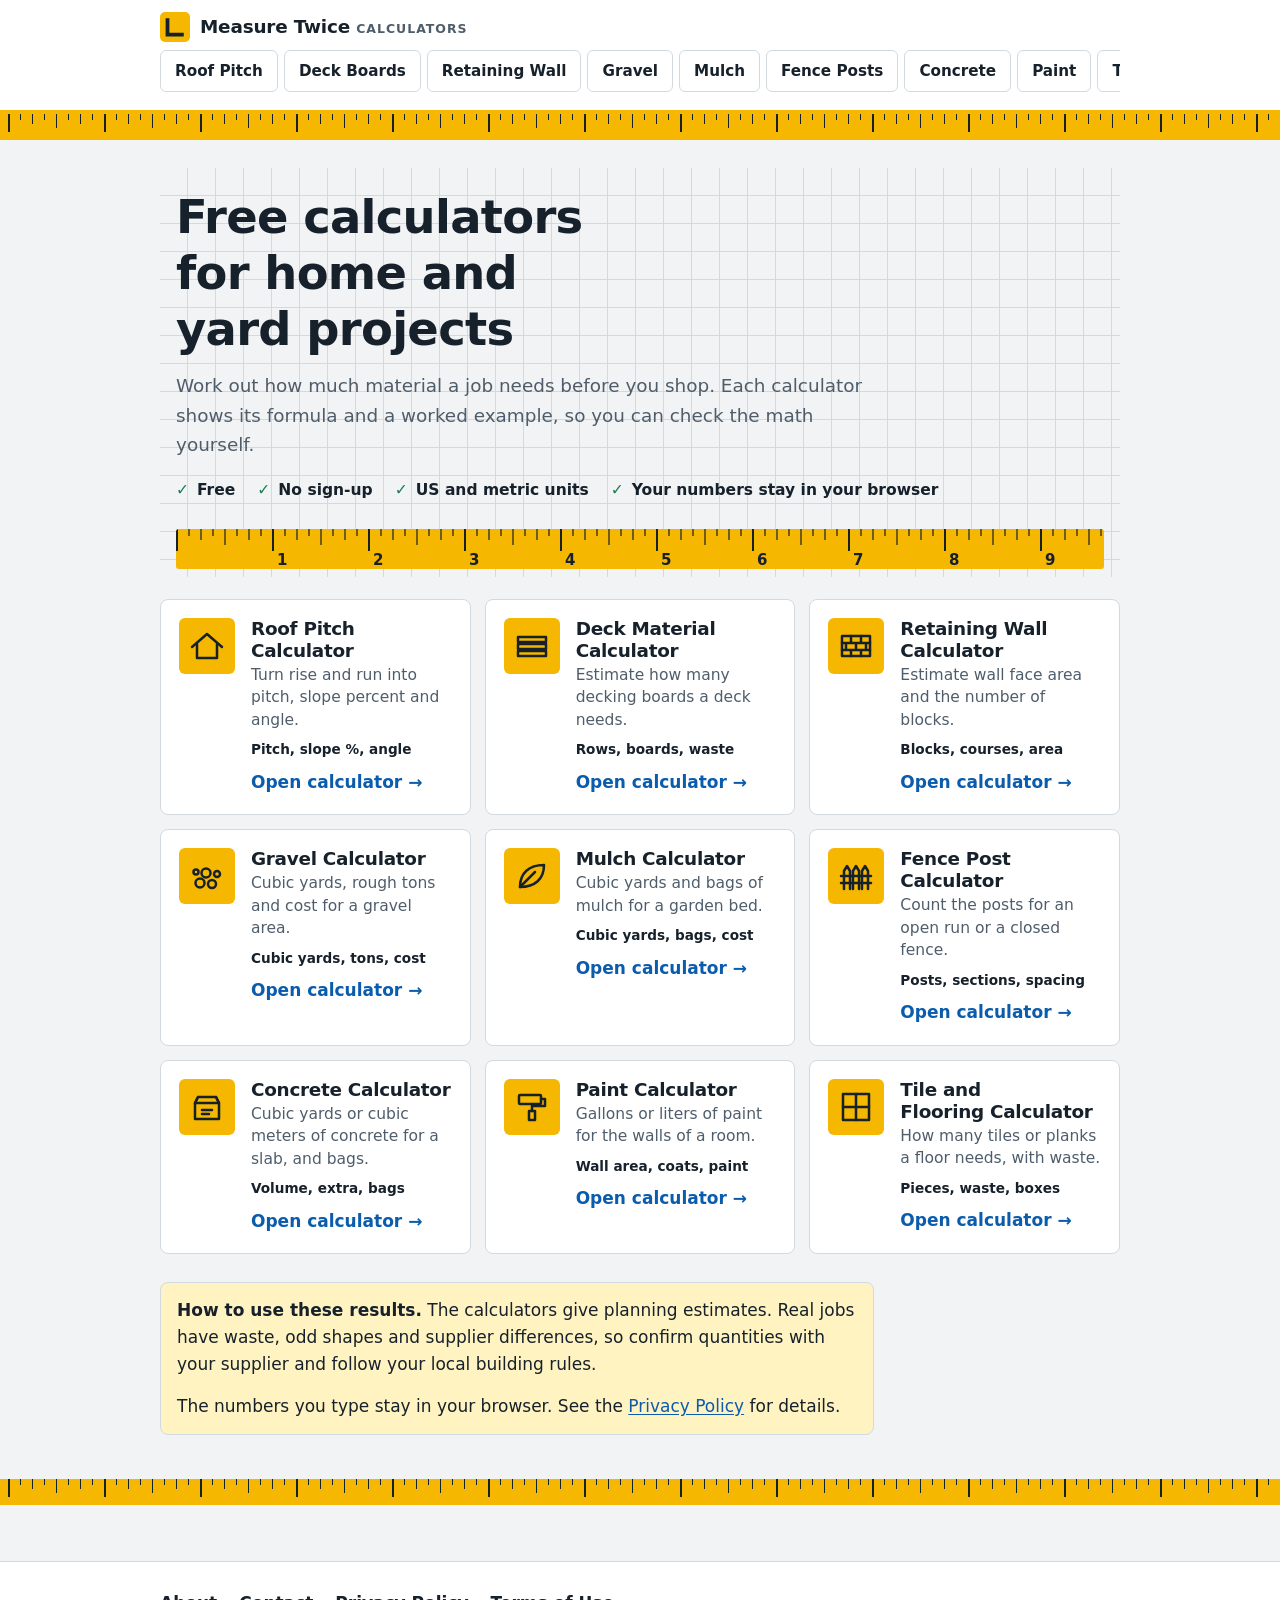
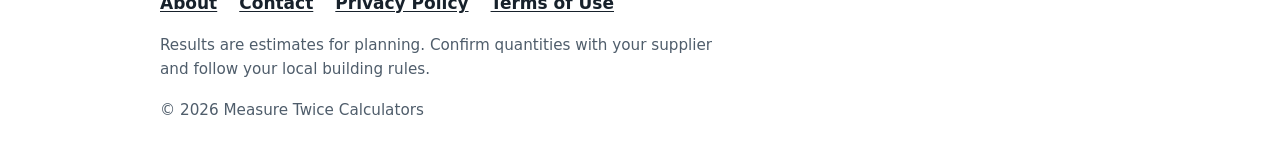
<file: index.html>
<!DOCTYPE html>
<html lang="en-US">
<head>
<meta charset="utf-8">
<meta name="viewport" content="width=device-width, initial-scale=1">
<title>Measure Twice: Free Home and Yard Project Calculators</title>
<meta name="description" content="Free calculators for home and yard projects: roof pitch, deck boards, retaining walls, gravel, mulch, fence posts, concrete, paint and flooring. US and metric.">
<link rel="canonical" href="https://prabaly696-eng.github.io/measure-twice/">
<meta name="theme-color" content="#F5B700">
<meta property="og:type" content="website">
<meta property="og:site_name" content="Measure Twice">
<meta property="og:title" content="Measure Twice: Free Home and Yard Project Calculators">
<meta property="og:description" content="Free calculators for home and yard projects: roof pitch, deck boards, retaining walls, gravel, mulch, fence posts, concrete, paint and flooring. US and metric.">
<meta property="og:url" content="https://prabaly696-eng.github.io/measure-twice/">
<meta name="twitter:card" content="summary">
<script type="application/ld+json">{"@context":"https://schema.org","@type":"WebSite","name":"Measure Twice","url":"https://prabaly696-eng.github.io/measure-twice/","description":"Free calculators for home and yard projects: roof pitch, deck boards, retaining walls, gravel, mulch, fence posts, concrete, paint and flooring. US and metric.","inLanguage":"en-US"}</script>

<link rel="icon" href="favicon.svg" type="image/svg+xml">
<link rel="stylesheet" href="style.css"><script async src="https://pagead2.googlesyndication.com/pagead/js/adsbygoogle.js?client=ca-pub-3217119401315058"
     crossorigin="anonymous"></script>
</head>
<body>
<a class="skip" href="#main">Skip to content</a>
<header class="site-header">
  <div class="wrap header-inner">
    <a class="brand" href="index.html"><svg class="brand-mark" viewBox="0 0 24 24" aria-hidden="true"><rect width="24" height="24" rx="4" fill="#F5B700"/><path d="M6 5v13h13" fill="none" stroke="#17212B" stroke-width="3"/></svg><span>Measure Twice <small>Calculators</small></span></a>
    <nav aria-label="Calculators"><ul><li><a href="roof-pitch-calculator.html">Roof Pitch</a></li><li><a href="deck-material-calculator.html">Deck Boards</a></li><li><a href="retaining-wall-calculator.html">Retaining Wall</a></li><li><a href="gravel-calculator.html">Gravel</a></li><li><a href="mulch-calculator.html">Mulch</a></li><li><a href="fence-post-calculator.html">Fence Posts</a></li><li><a href="concrete-calculator.html">Concrete</a></li><li><a href="paint-calculator.html">Paint</a></li><li><a href="flooring-tile-calculator.html">Tile and Flooring</a></li></ul></nav>
  </div>
</header>
<div class="tape" aria-hidden="true"></div>
<main id="main">
<div class="wrap">
<section class="hero">
<h1>Free calculators for home and yard projects</h1>
<p class="lede">Work out how much material a job needs before you shop. Each calculator shows its formula and a worked example, so you can check the math yourself.</p>
<ul class="facts"><li>Free</li><li>No sign-up</li><li>US and metric units</li><li>Your numbers stay in your browser</li></ul>
<svg class="hero-tape" viewBox="0 0 1152 40" preserveAspectRatio="xMinYMid slice" aria-hidden="true" focusable="false"><rect width="1152" height="40" fill="#F5B700"/><line x1="1" y1="0" x2="1" y2="22" stroke="#17212B" stroke-width="2"/><line x1="13" y1="0" x2="13" y2="7" stroke="#17212B" stroke-width="1.2"/><line x1="25" y1="0" x2="25" y2="11" stroke="#17212B" stroke-width="1.2"/><line x1="37" y1="0" x2="37" y2="7" stroke="#17212B" stroke-width="1.2"/><line x1="49" y1="0" x2="49" y2="16" stroke="#17212B" stroke-width="1.2"/><line x1="61" y1="0" x2="61" y2="7" stroke="#17212B" stroke-width="1.2"/><line x1="73" y1="0" x2="73" y2="11" stroke="#17212B" stroke-width="1.2"/><line x1="85" y1="0" x2="85" y2="7" stroke="#17212B" stroke-width="1.2"/><line x1="97" y1="0" x2="97" y2="22" stroke="#17212B" stroke-width="2"/><line x1="109" y1="0" x2="109" y2="7" stroke="#17212B" stroke-width="1.2"/><line x1="121" y1="0" x2="121" y2="11" stroke="#17212B" stroke-width="1.2"/><line x1="133" y1="0" x2="133" y2="7" stroke="#17212B" stroke-width="1.2"/><line x1="145" y1="0" x2="145" y2="16" stroke="#17212B" stroke-width="1.2"/><line x1="157" y1="0" x2="157" y2="7" stroke="#17212B" stroke-width="1.2"/><line x1="169" y1="0" x2="169" y2="11" stroke="#17212B" stroke-width="1.2"/><line x1="181" y1="0" x2="181" y2="7" stroke="#17212B" stroke-width="1.2"/><line x1="193" y1="0" x2="193" y2="22" stroke="#17212B" stroke-width="2"/><line x1="205" y1="0" x2="205" y2="7" stroke="#17212B" stroke-width="1.2"/><line x1="217" y1="0" x2="217" y2="11" stroke="#17212B" stroke-width="1.2"/><line x1="229" y1="0" x2="229" y2="7" stroke="#17212B" stroke-width="1.2"/><line x1="241" y1="0" x2="241" y2="16" stroke="#17212B" stroke-width="1.2"/><line x1="253" y1="0" x2="253" y2="7" stroke="#17212B" stroke-width="1.2"/><line x1="265" y1="0" x2="265" y2="11" stroke="#17212B" stroke-width="1.2"/><line x1="277" y1="0" x2="277" y2="7" stroke="#17212B" stroke-width="1.2"/><line x1="289" y1="0" x2="289" y2="22" stroke="#17212B" stroke-width="2"/><line x1="301" y1="0" x2="301" y2="7" stroke="#17212B" stroke-width="1.2"/><line x1="313" y1="0" x2="313" y2="11" stroke="#17212B" stroke-width="1.2"/><line x1="325" y1="0" x2="325" y2="7" stroke="#17212B" stroke-width="1.2"/><line x1="337" y1="0" x2="337" y2="16" stroke="#17212B" stroke-width="1.2"/><line x1="349" y1="0" x2="349" y2="7" stroke="#17212B" stroke-width="1.2"/><line x1="361" y1="0" x2="361" y2="11" stroke="#17212B" stroke-width="1.2"/><line x1="373" y1="0" x2="373" y2="7" stroke="#17212B" stroke-width="1.2"/><line x1="385" y1="0" x2="385" y2="22" stroke="#17212B" stroke-width="2"/><line x1="397" y1="0" x2="397" y2="7" stroke="#17212B" stroke-width="1.2"/><line x1="409" y1="0" x2="409" y2="11" stroke="#17212B" stroke-width="1.2"/><line x1="421" y1="0" x2="421" y2="7" stroke="#17212B" stroke-width="1.2"/><line x1="433" y1="0" x2="433" y2="16" stroke="#17212B" stroke-width="1.2"/><line x1="445" y1="0" x2="445" y2="7" stroke="#17212B" stroke-width="1.2"/><line x1="457" y1="0" x2="457" y2="11" stroke="#17212B" stroke-width="1.2"/><line x1="469" y1="0" x2="469" y2="7" stroke="#17212B" stroke-width="1.2"/><line x1="481" y1="0" x2="481" y2="22" stroke="#17212B" stroke-width="2"/><line x1="493" y1="0" x2="493" y2="7" stroke="#17212B" stroke-width="1.2"/><line x1="505" y1="0" x2="505" y2="11" stroke="#17212B" stroke-width="1.2"/><line x1="517" y1="0" x2="517" y2="7" stroke="#17212B" stroke-width="1.2"/><line x1="529" y1="0" x2="529" y2="16" stroke="#17212B" stroke-width="1.2"/><line x1="541" y1="0" x2="541" y2="7" stroke="#17212B" stroke-width="1.2"/><line x1="553" y1="0" x2="553" y2="11" stroke="#17212B" stroke-width="1.2"/><line x1="565" y1="0" x2="565" y2="7" stroke="#17212B" stroke-width="1.2"/><line x1="577" y1="0" x2="577" y2="22" stroke="#17212B" stroke-width="2"/><line x1="589" y1="0" x2="589" y2="7" stroke="#17212B" stroke-width="1.2"/><line x1="601" y1="0" x2="601" y2="11" stroke="#17212B" stroke-width="1.2"/><line x1="613" y1="0" x2="613" y2="7" stroke="#17212B" stroke-width="1.2"/><line x1="625" y1="0" x2="625" y2="16" stroke="#17212B" stroke-width="1.2"/><line x1="637" y1="0" x2="637" y2="7" stroke="#17212B" stroke-width="1.2"/><line x1="649" y1="0" x2="649" y2="11" stroke="#17212B" stroke-width="1.2"/><line x1="661" y1="0" x2="661" y2="7" stroke="#17212B" stroke-width="1.2"/><line x1="673" y1="0" x2="673" y2="22" stroke="#17212B" stroke-width="2"/><line x1="685" y1="0" x2="685" y2="7" stroke="#17212B" stroke-width="1.2"/><line x1="697" y1="0" x2="697" y2="11" stroke="#17212B" stroke-width="1.2"/><line x1="709" y1="0" x2="709" y2="7" stroke="#17212B" stroke-width="1.2"/><line x1="721" y1="0" x2="721" y2="16" stroke="#17212B" stroke-width="1.2"/><line x1="733" y1="0" x2="733" y2="7" stroke="#17212B" stroke-width="1.2"/><line x1="745" y1="0" x2="745" y2="11" stroke="#17212B" stroke-width="1.2"/><line x1="757" y1="0" x2="757" y2="7" stroke="#17212B" stroke-width="1.2"/><line x1="769" y1="0" x2="769" y2="22" stroke="#17212B" stroke-width="2"/><line x1="781" y1="0" x2="781" y2="7" stroke="#17212B" stroke-width="1.2"/><line x1="793" y1="0" x2="793" y2="11" stroke="#17212B" stroke-width="1.2"/><line x1="805" y1="0" x2="805" y2="7" stroke="#17212B" stroke-width="1.2"/><line x1="817" y1="0" x2="817" y2="16" stroke="#17212B" stroke-width="1.2"/><line x1="829" y1="0" x2="829" y2="7" stroke="#17212B" stroke-width="1.2"/><line x1="841" y1="0" x2="841" y2="11" stroke="#17212B" stroke-width="1.2"/><line x1="853" y1="0" x2="853" y2="7" stroke="#17212B" stroke-width="1.2"/><line x1="865" y1="0" x2="865" y2="22" stroke="#17212B" stroke-width="2"/><line x1="877" y1="0" x2="877" y2="7" stroke="#17212B" stroke-width="1.2"/><line x1="889" y1="0" x2="889" y2="11" stroke="#17212B" stroke-width="1.2"/><line x1="901" y1="0" x2="901" y2="7" stroke="#17212B" stroke-width="1.2"/><line x1="913" y1="0" x2="913" y2="16" stroke="#17212B" stroke-width="1.2"/><line x1="925" y1="0" x2="925" y2="7" stroke="#17212B" stroke-width="1.2"/><line x1="937" y1="0" x2="937" y2="11" stroke="#17212B" stroke-width="1.2"/><line x1="949" y1="0" x2="949" y2="7" stroke="#17212B" stroke-width="1.2"/><line x1="961" y1="0" x2="961" y2="22" stroke="#17212B" stroke-width="2"/><line x1="973" y1="0" x2="973" y2="7" stroke="#17212B" stroke-width="1.2"/><line x1="985" y1="0" x2="985" y2="11" stroke="#17212B" stroke-width="1.2"/><line x1="997" y1="0" x2="997" y2="7" stroke="#17212B" stroke-width="1.2"/><line x1="1009" y1="0" x2="1009" y2="16" stroke="#17212B" stroke-width="1.2"/><line x1="1021" y1="0" x2="1021" y2="7" stroke="#17212B" stroke-width="1.2"/><line x1="1033" y1="0" x2="1033" y2="11" stroke="#17212B" stroke-width="1.2"/><line x1="1045" y1="0" x2="1045" y2="7" stroke="#17212B" stroke-width="1.2"/><line x1="1057" y1="0" x2="1057" y2="22" stroke="#17212B" stroke-width="2"/><line x1="1069" y1="0" x2="1069" y2="7" stroke="#17212B" stroke-width="1.2"/><line x1="1081" y1="0" x2="1081" y2="11" stroke="#17212B" stroke-width="1.2"/><line x1="1093" y1="0" x2="1093" y2="7" stroke="#17212B" stroke-width="1.2"/><line x1="1105" y1="0" x2="1105" y2="16" stroke="#17212B" stroke-width="1.2"/><line x1="1117" y1="0" x2="1117" y2="7" stroke="#17212B" stroke-width="1.2"/><line x1="1129" y1="0" x2="1129" y2="11" stroke="#17212B" stroke-width="1.2"/><line x1="1141" y1="0" x2="1141" y2="7" stroke="#17212B" stroke-width="1.2"/><line x1="1153" y1="0" x2="1153" y2="22" stroke="#17212B" stroke-width="2"/><text x="101" y="36" font-size="15" font-weight="700" fill="#17212B" font-family="system-ui, sans-serif">1</text><text x="197" y="36" font-size="15" font-weight="700" fill="#17212B" font-family="system-ui, sans-serif">2</text><text x="293" y="36" font-size="15" font-weight="700" fill="#17212B" font-family="system-ui, sans-serif">3</text><text x="389" y="36" font-size="15" font-weight="700" fill="#17212B" font-family="system-ui, sans-serif">4</text><text x="485" y="36" font-size="15" font-weight="700" fill="#17212B" font-family="system-ui, sans-serif">5</text><text x="581" y="36" font-size="15" font-weight="700" fill="#17212B" font-family="system-ui, sans-serif">6</text><text x="677" y="36" font-size="15" font-weight="700" fill="#17212B" font-family="system-ui, sans-serif">7</text><text x="773" y="36" font-size="15" font-weight="700" fill="#17212B" font-family="system-ui, sans-serif">8</text><text x="869" y="36" font-size="15" font-weight="700" fill="#17212B" font-family="system-ui, sans-serif">9</text><text x="965" y="36" font-size="15" font-weight="700" fill="#17212B" font-family="system-ui, sans-serif">10</text><text x="1061" y="36" font-size="15" font-weight="700" fill="#17212B" font-family="system-ui, sans-serif">11</text></svg>
</section>
<ul class="cards">
<li><a class="card" href="roof-pitch-calculator.html"><span class="icon" aria-hidden="true"><svg viewBox="0 0 36 36" fill="none" stroke="currentColor" stroke-width="2.5" stroke-linecap="round" stroke-linejoin="round"><path d="M3 19 18 6l15 13"/><path d="M8 16v14h20V16"/></svg></span><h2>Roof Pitch Calculator</h2><p>Turn rise and run into pitch, slope percent and angle.</p><span class="gives">Pitch, slope %, angle</span><span class="go">Open calculator &rarr;</span></a></li>
<li><a class="card" href="deck-material-calculator.html"><span class="icon" aria-hidden="true"><svg viewBox="0 0 36 36" fill="none" stroke="currentColor" stroke-width="2.5" stroke-linecap="round" stroke-linejoin="round"><rect x="4" y="9" width="28" height="5"/><rect x="4" y="16" width="28" height="5"/><rect x="4" y="23" width="28" height="5"/></svg></span><h2>Deck Material Calculator</h2><p>Estimate how many decking boards a deck needs.</p><span class="gives">Rows, boards, waste</span><span class="go">Open calculator &rarr;</span></a></li>
<li><a class="card" href="retaining-wall-calculator.html"><span class="icon" aria-hidden="true"><svg viewBox="0 0 36 36" fill="none" stroke="currentColor" stroke-width="2.5" stroke-linecap="round" stroke-linejoin="round"><rect x="4" y="8" width="28" height="20"/><path d="M4 15h28M4 22h28M13 8v7M23 8v7M8 15v7M18 15v7M28 15v7M13 22v6M23 22v6"/></svg></span><h2>Retaining Wall Calculator</h2><p>Estimate wall face area and the number of blocks.</p><span class="gives">Blocks, courses, area</span><span class="go">Open calculator &rarr;</span></a></li>
<li><a class="card" href="gravel-calculator.html"><span class="icon" aria-hidden="true"><svg viewBox="0 0 36 36" fill="none" stroke="currentColor" stroke-width="2.5" stroke-linecap="round" stroke-linejoin="round"><circle cx="11" cy="25" r="4.5"/><circle cx="23" cy="26" r="4"/><circle cx="17" cy="15" r="4.5"/><circle cx="28" cy="16" r="3"/><circle cx="7" cy="14" r="2.5"/></svg></span><h2>Gravel Calculator</h2><p>Cubic yards, rough tons and cost for a gravel area.</p><span class="gives">Cubic yards, tons, cost</span><span class="go">Open calculator &rarr;</span></a></li>
<li><a class="card" href="mulch-calculator.html"><span class="icon" aria-hidden="true"><svg viewBox="0 0 36 36" fill="none" stroke="currentColor" stroke-width="2.5" stroke-linecap="round" stroke-linejoin="round"><path d="M6 29C6 15 15 7 30 7c0 14-9 22-24 22z"/><path d="M6 29 21 14"/></svg></span><h2>Mulch Calculator</h2><p>Cubic yards and bags of mulch for a garden bed.</p><span class="gives">Cubic yards, bags, cost</span><span class="go">Open calculator &rarr;</span></a></li>
<li><a class="card" href="fence-post-calculator.html"><span class="icon" aria-hidden="true"><svg viewBox="0 0 36 36" fill="none" stroke="currentColor" stroke-width="2.5" stroke-linecap="round" stroke-linejoin="round"><path d="M6 31V13l3-5 3 5v18M15 31V13l3-5 3 5v18M24 31V13l3-5 3 5v18M3 18h30M3 25h30"/></svg></span><h2>Fence Post Calculator</h2><p>Count the posts for an open run or a closed fence.</p><span class="gives">Posts, sections, spacing</span><span class="go">Open calculator &rarr;</span></a></li>
<li><a class="card" href="concrete-calculator.html"><span class="icon" aria-hidden="true"><svg viewBox="0 0 36 36" fill="none" stroke="currentColor" stroke-width="2.5" stroke-linecap="round" stroke-linejoin="round"><path d="M9 8h18l3 6v16H6V14z"/><path d="M9 8l-3 6h24l-3-6M13 21h10M13 25h7"/></svg></span><h2>Concrete Calculator</h2><p>Cubic yards or cubic meters of concrete for a slab, and bags.</p><span class="gives">Volume, extra, bags</span><span class="go">Open calculator &rarr;</span></a></li>
<li><a class="card" href="paint-calculator.html"><span class="icon" aria-hidden="true"><svg viewBox="0 0 36 36" fill="none" stroke="currentColor" stroke-width="2.5" stroke-linecap="round" stroke-linejoin="round"><rect x="5" y="6" width="22" height="9" rx="1"/><path d="M27 10h4v7H18v5"/><rect x="15" y="22" width="6" height="9"/></svg></span><h2>Paint Calculator</h2><p>Gallons or liters of paint for the walls of a room.</p><span class="gives">Wall area, coats, paint</span><span class="go">Open calculator &rarr;</span></a></li>
<li><a class="card" href="flooring-tile-calculator.html"><span class="icon" aria-hidden="true"><svg viewBox="0 0 36 36" fill="none" stroke="currentColor" stroke-width="2.5" stroke-linecap="round" stroke-linejoin="round"><rect x="5" y="5" width="26" height="26"/><path d="M18 5v26M5 18h26"/></svg></span><h2>Tile and Flooring Calculator</h2><p>How many tiles or planks a floor needs, with waste.</p><span class="gives">Pieces, waste, boxes</span><span class="go">Open calculator &rarr;</span></a></li>
</ul>
<div class="note-box">
<p><strong>How to use these results.</strong> The calculators give planning estimates. Real jobs have waste, odd shapes and supplier differences, so confirm quantities with your supplier and follow your local building rules.</p>
<p>The numbers you type stay in your browser. See the <a href="privacy.html">Privacy Policy</a> for details.</p>
</div>
</div>
</main>
<div class="tape" aria-hidden="true"></div>
<footer class="site-footer">
  <div class="wrap footer-inner">
    <ul aria-label="About this site">
      <li><a href="about.html">About</a></li>
      <li><a href="contact.html">Contact</a></li>
      <li><a href="privacy.html">Privacy Policy</a></li>
      <li><a href="terms.html">Terms of Use</a></li>
    </ul>
    <p>Results are estimates for planning. Confirm quantities with your supplier and follow your local building rules.</p>
    <p>&copy; 2026 Measure Twice Calculators</p>
  </div>
</footer>

</body>
</html>
</file>
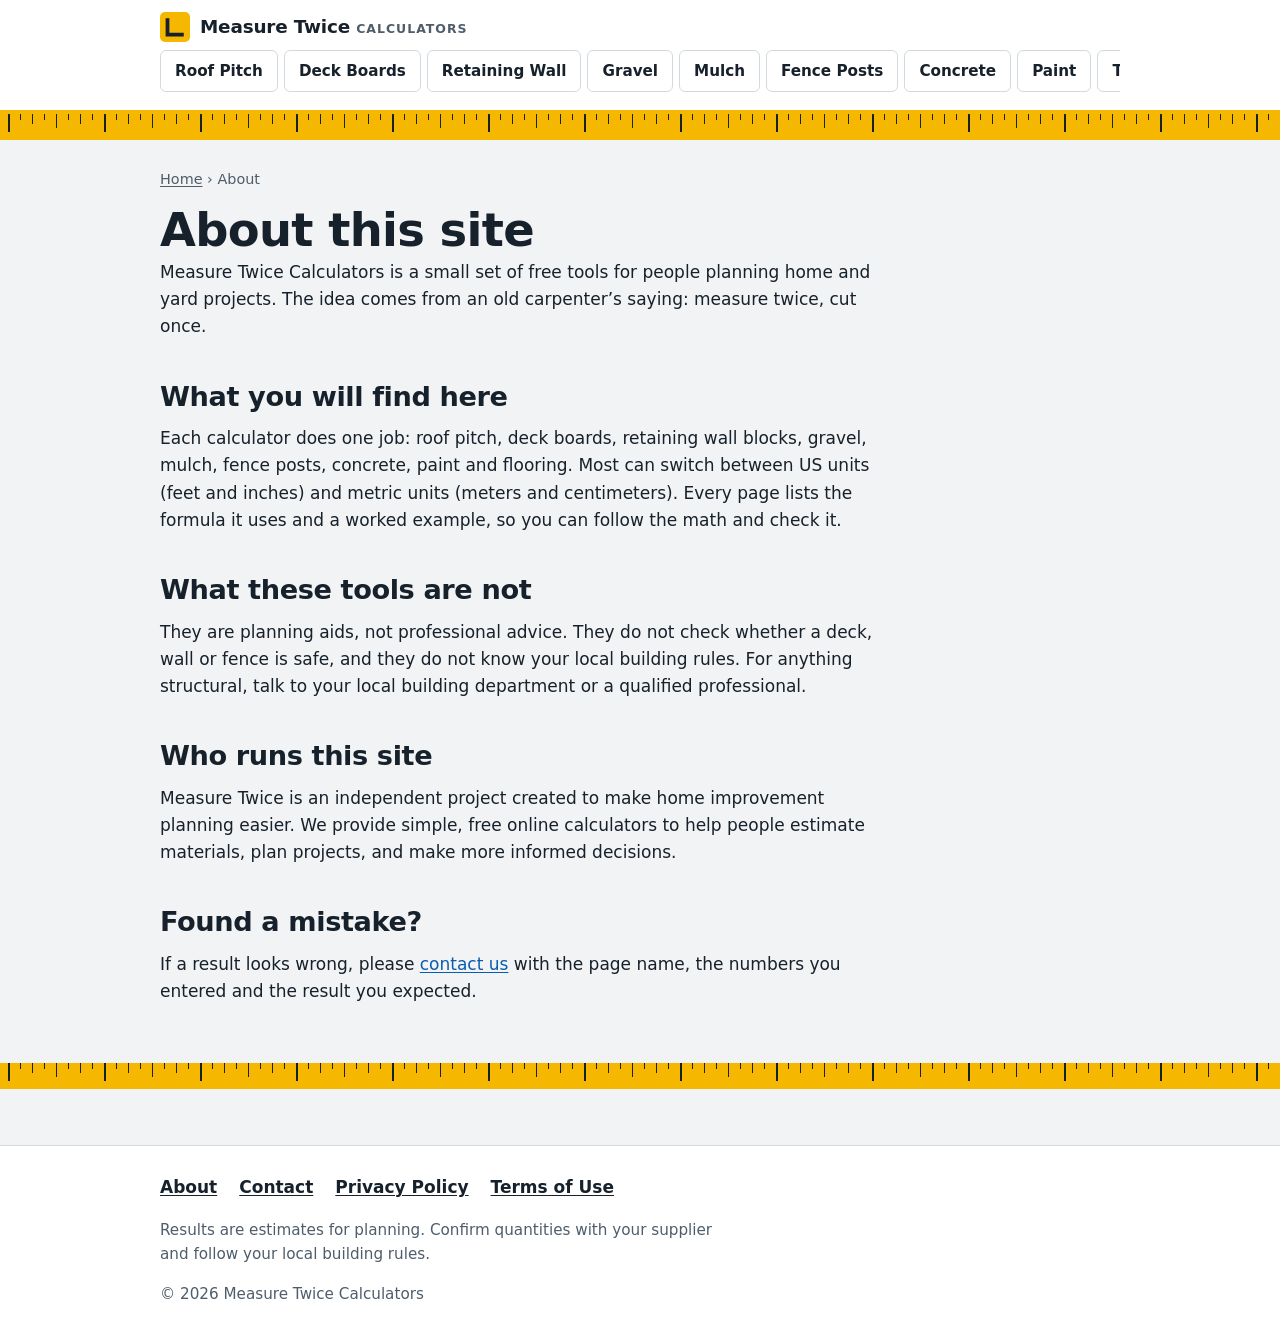
<file: about.html>
<!DOCTYPE html>
<html lang="en-US">
<head>
<meta charset="utf-8">
<meta name="viewport" content="width=device-width, initial-scale=1">
<title>About Measure Twice Calculators</title>
<meta name="description" content="About Measure Twice Calculators: free planning calculators for home and yard projects, how they work and how to report a mistake.">
<link rel="canonical" href="https://prabaly696-eng.github.io/measure-twice/about.html">
<meta name="theme-color" content="#F5B700">
<meta property="og:type" content="website">
<meta property="og:site_name" content="Measure Twice">
<meta property="og:title" content="About Measure Twice Calculators">
<meta property="og:description" content="About Measure Twice Calculators: free planning calculators for home and yard projects, how they work and how to report a mistake.">
<meta property="og:url" content="https://prabaly696-eng.github.io/measure-twice/about.html">
<meta name="twitter:card" content="summary">
<script type="application/ld+json">{"@context":"https://schema.org","@type":"BreadcrumbList","itemListElement":[{"@type":"ListItem","position":1,"name":"Measure Twice","item":"https://prabaly696-eng.github.io/measure-twice/"},{"@type":"ListItem","position":2,"name":"About Measure Twice Calculators","item":"https://prabaly696-eng.github.io/measure-twice/about.html"}]}</script>

<link rel="icon" href="favicon.svg" type="image/svg+xml">
<link rel="stylesheet" href="style.css">
<!-- PLACEHOLDER (Google Search Console): after Google gives you a verification meta tag, paste it on the next line in index.html only. -->
<!-- PLACEHOLDER (Google AdSense): only after Google approves this site, paste the AdSense script here. Do not add ad code before approval. -->
</head>
<body>
<a class="skip" href="#main">Skip to content</a>
<header class="site-header">
  <div class="wrap header-inner">
    <a class="brand" href="index.html"><svg class="brand-mark" viewBox="0 0 24 24" aria-hidden="true"><rect width="24" height="24" rx="4" fill="#F5B700"/><path d="M6 5v13h13" fill="none" stroke="#17212B" stroke-width="3"/></svg><span>Measure Twice <small>Calculators</small></span></a>
    <nav aria-label="Calculators"><ul><li><a href="roof-pitch-calculator.html">Roof Pitch</a></li><li><a href="deck-material-calculator.html">Deck Boards</a></li><li><a href="retaining-wall-calculator.html">Retaining Wall</a></li><li><a href="gravel-calculator.html">Gravel</a></li><li><a href="mulch-calculator.html">Mulch</a></li><li><a href="fence-post-calculator.html">Fence Posts</a></li><li><a href="concrete-calculator.html">Concrete</a></li><li><a href="paint-calculator.html">Paint</a></li><li><a href="flooring-tile-calculator.html">Tile and Flooring</a></li></ul></nav>
  </div>
</header>
<div class="tape" aria-hidden="true"></div>
<main id="main">
<div class="wrap">
<p class="crumbs"><a href="index.html">Home</a> &rsaquo; About</p>
<h1>About this site</h1>
<div class="prose">
<p>Measure Twice Calculators is a small set of free tools for people planning home and yard projects. The idea comes from an old carpenter’s saying: measure twice, cut once.</p>
<h2>What you will find here</h2>
<p>Each calculator does one job: roof pitch, deck boards, retaining wall blocks, gravel, mulch, fence posts, concrete, paint and flooring. Most can switch between US units (feet and inches) and metric units (meters and centimeters). Every page lists the formula it uses and a worked example, so you can follow the math and check it.</p>
<h2>What these tools are not</h2>
<p>They are planning aids, not professional advice. They do not check whether a deck, wall or fence is safe, and they do not know your local building rules. For anything structural, talk to your local building department or a qualified professional.</p>
<h2>Who runs this site</h2>
<p>Measure Twice is an independent project created to make home improvement planning easier. We provide simple, free online calculators to help people estimate materials, plan projects, and make more informed decisions.</p>
<h2>Found a mistake?</h2>
<p>If a result looks wrong, please <a href="contact.html">contact us</a> with the page name, the numbers you entered and the result you expected.</p>
</div>
</div>
</main>
<div class="tape" aria-hidden="true"></div>
<footer class="site-footer">
  <div class="wrap footer-inner">
    <ul aria-label="About this site">
      <li><a href="about.html">About</a></li>
      <li><a href="contact.html">Contact</a></li>
      <li><a href="privacy.html">Privacy Policy</a></li>
      <li><a href="terms.html">Terms of Use</a></li>
    </ul>
    <p>Results are estimates for planning. Confirm quantities with your supplier and follow your local building rules.</p>
    <p>&copy; 2026 Measure Twice Calculators</p>
  </div>
</footer>

</body>
</html>
</file>
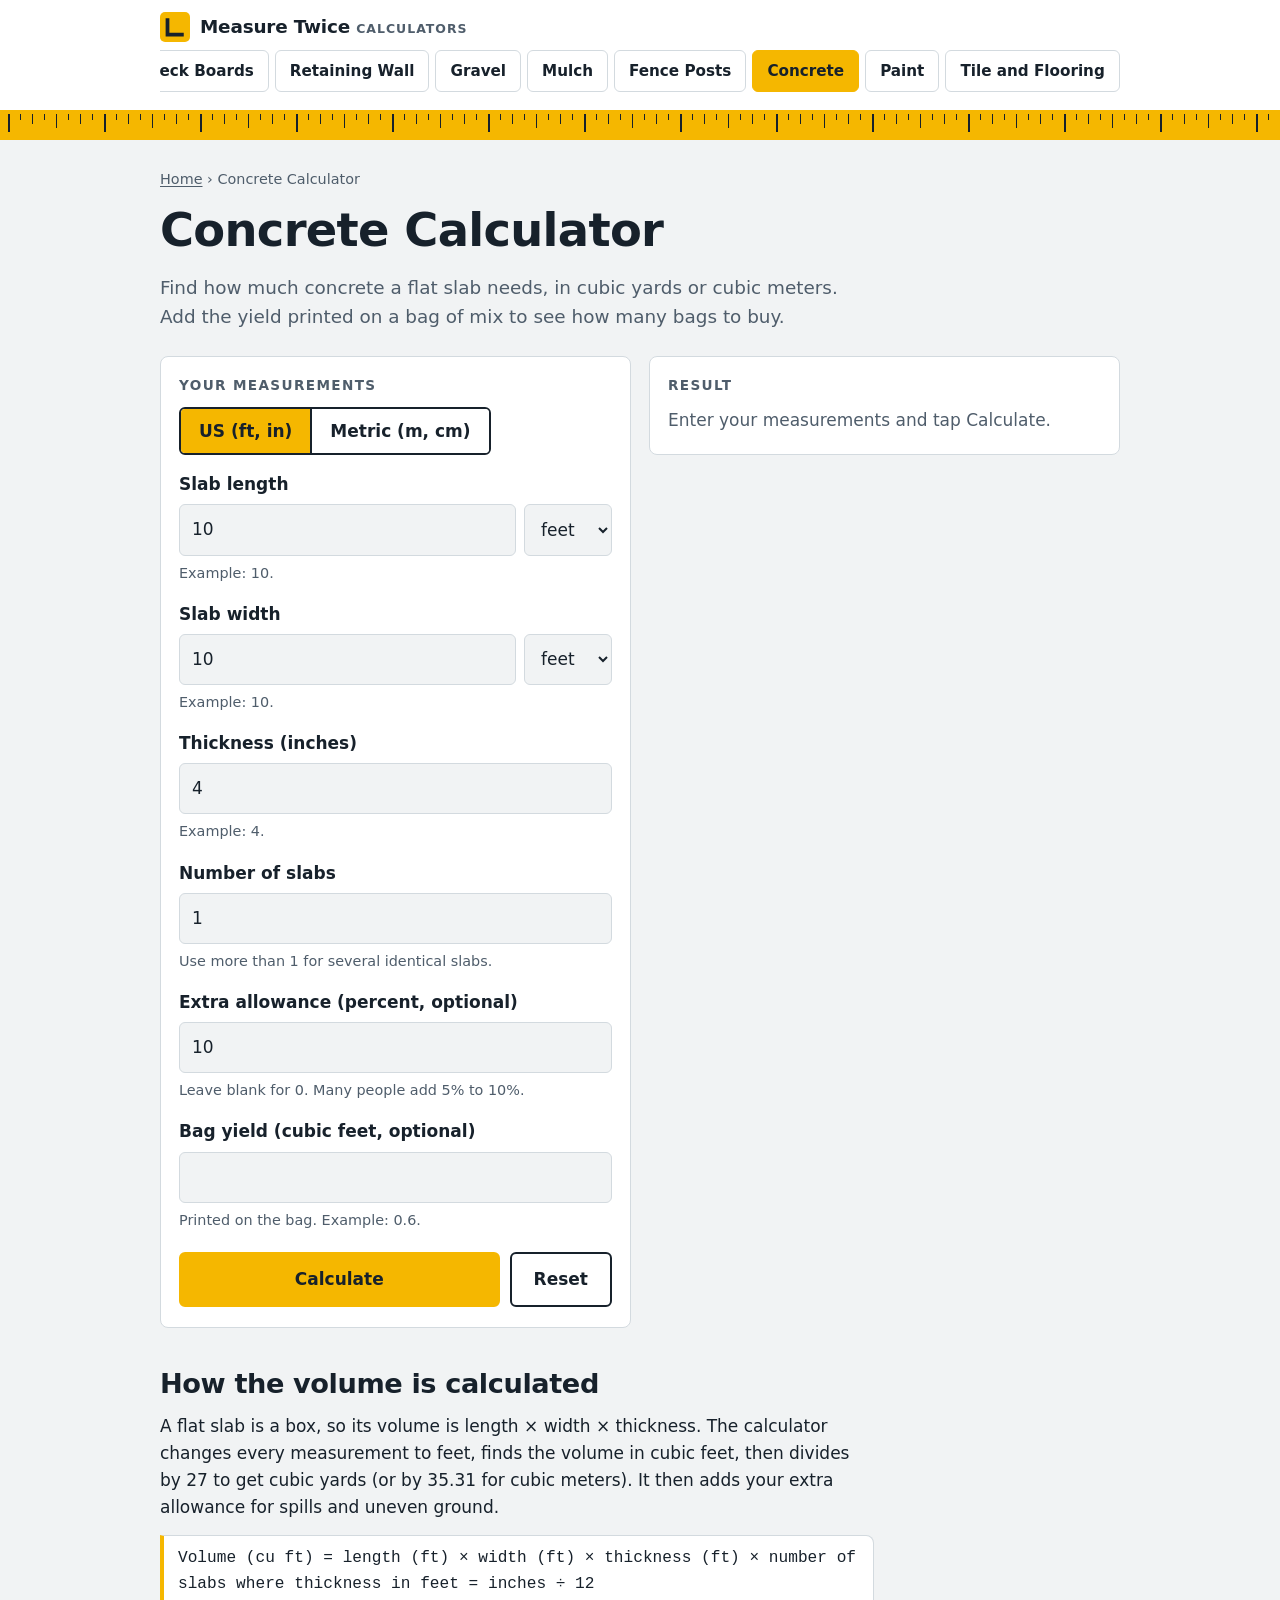
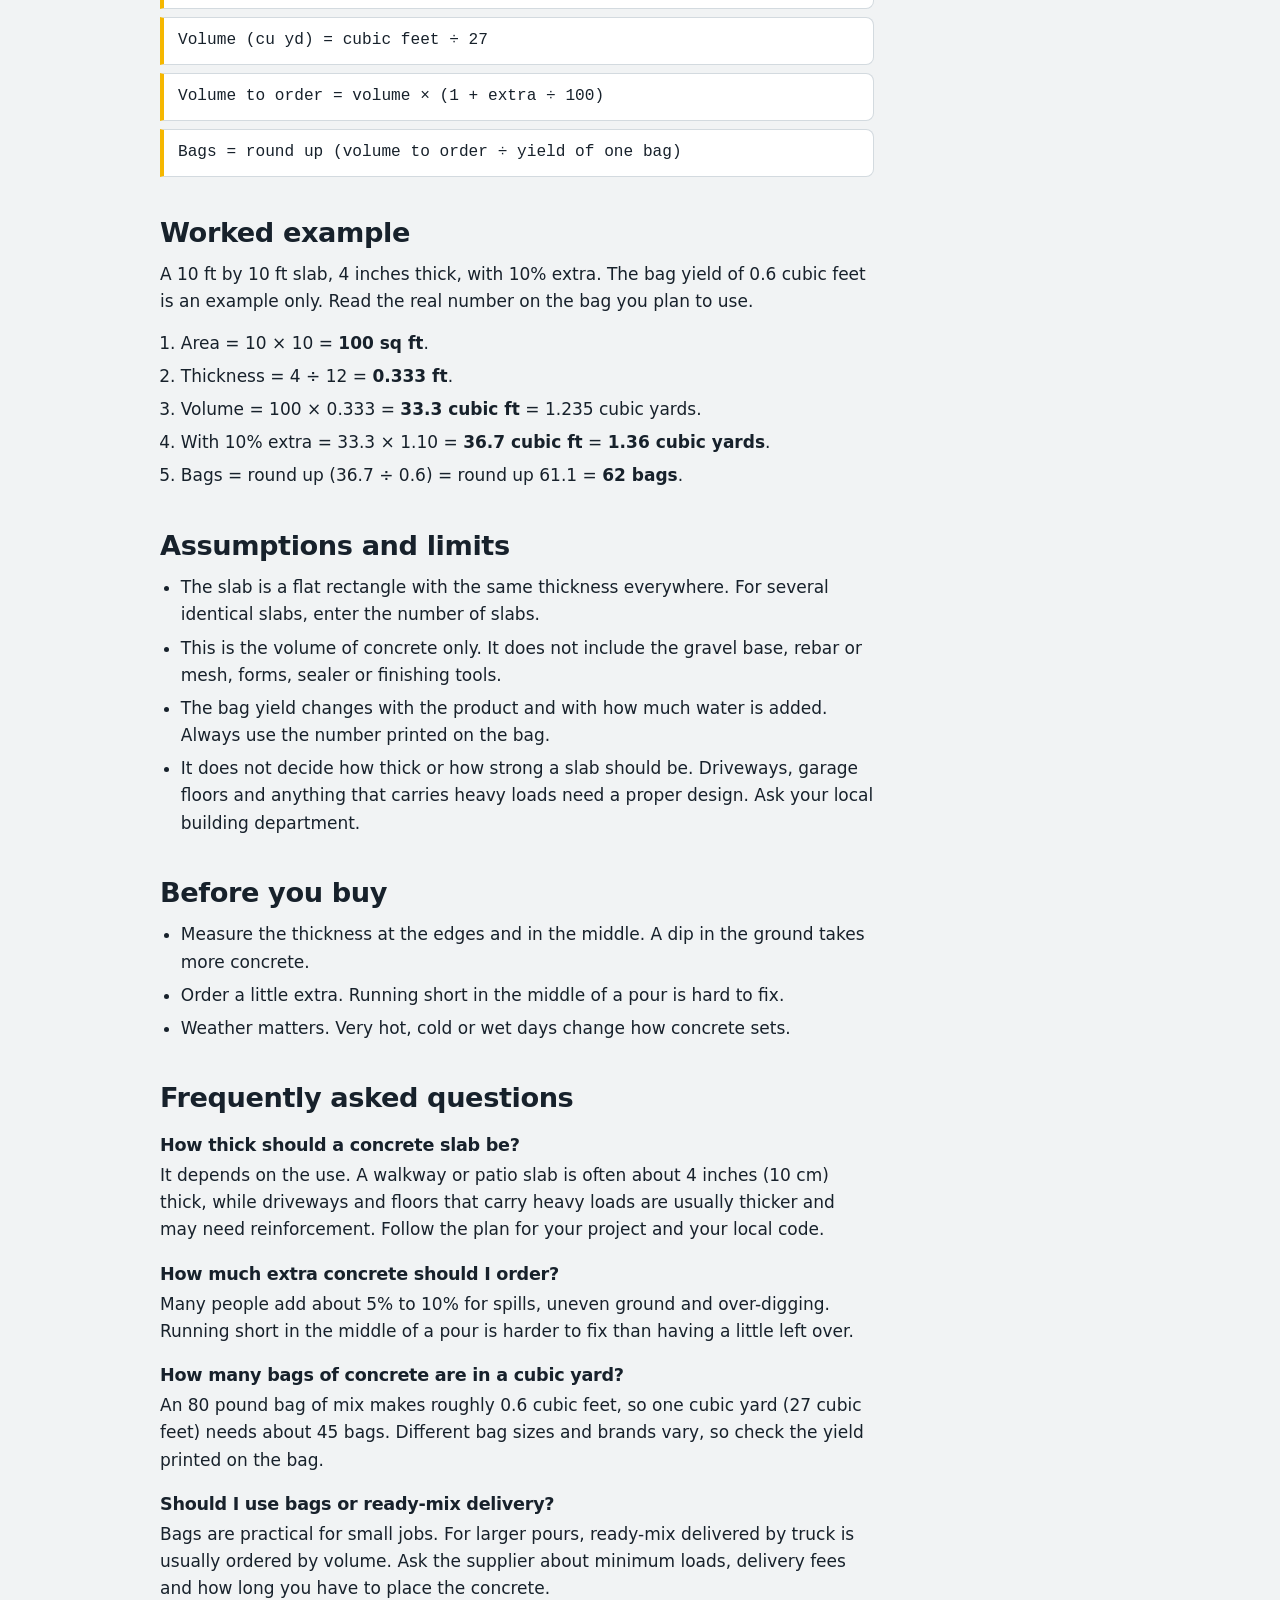
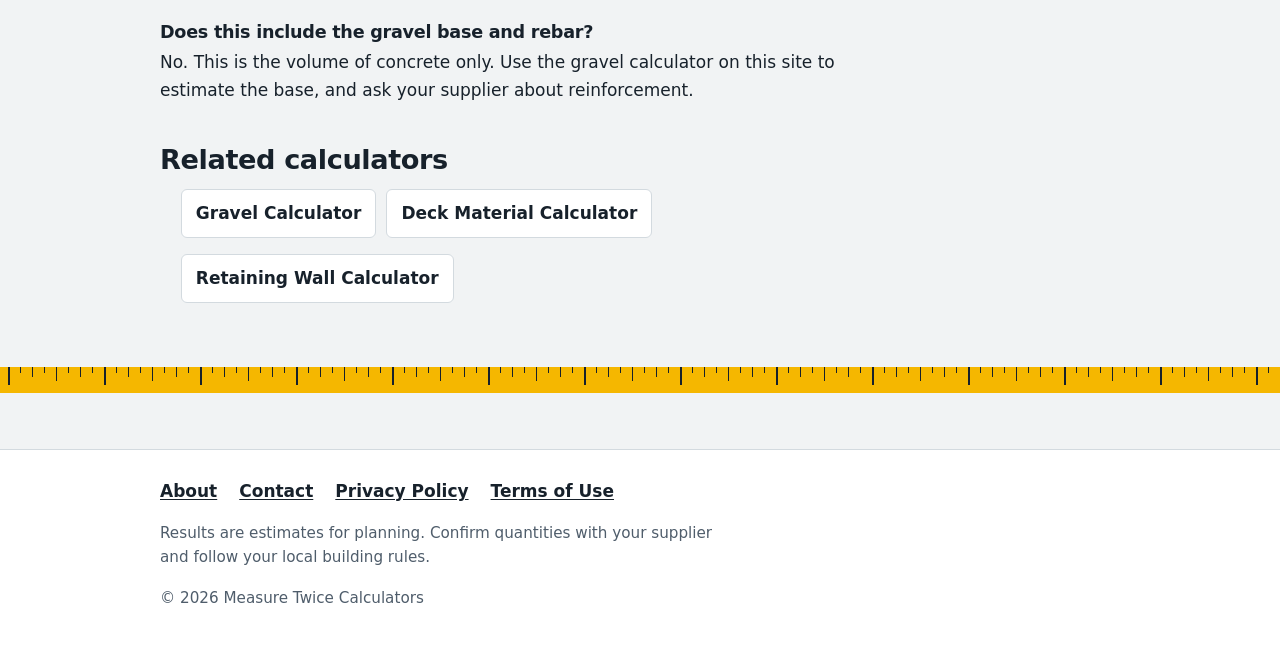
<file: concrete-calculator.html>
<!DOCTYPE html>
<html lang="en-US">
<head>
<meta charset="utf-8">
<meta name="viewport" content="width=device-width, initial-scale=1">
<title>Concrete Calculator: Cubic Yards, Meters and Bags</title>
<meta name="description" content="Find how much concrete a slab needs in cubic yards or cubic meters, with extra for waste. Add the bag yield to count bags. Includes the formula and an example.">
<link rel="canonical" href="https://prabaly696-eng.github.io/measure-twice/concrete-calculator.html">
<meta name="theme-color" content="#F5B700">
<meta property="og:type" content="website">
<meta property="og:site_name" content="Measure Twice">
<meta property="og:title" content="Concrete Calculator: Cubic Yards, Meters and Bags">
<meta property="og:description" content="Find how much concrete a slab needs in cubic yards or cubic meters, with extra for waste. Add the bag yield to count bags. Includes the formula and an example.">
<meta property="og:url" content="https://prabaly696-eng.github.io/measure-twice/concrete-calculator.html">
<meta name="twitter:card" content="summary">
<script type="application/ld+json">{"@context":"https://schema.org","@type":"BreadcrumbList","itemListElement":[{"@type":"ListItem","position":1,"name":"Measure Twice","item":"https://prabaly696-eng.github.io/measure-twice/"},{"@type":"ListItem","position":2,"name":"Concrete Calculator","item":"https://prabaly696-eng.github.io/measure-twice/concrete-calculator.html"}]}</script>

<link rel="icon" href="favicon.svg" type="image/svg+xml">
<link rel="stylesheet" href="style.css">
<!-- PLACEHOLDER (Google Search Console): after Google gives you a verification meta tag, paste it on the next line in index.html only. -->
<!-- PLACEHOLDER (Google AdSense): only after Google approves this site, paste the AdSense script here. Do not add ad code before approval. -->
</head>
<body>
<a class="skip" href="#main">Skip to content</a>
<header class="site-header">
  <div class="wrap header-inner">
    <a class="brand" href="index.html"><svg class="brand-mark" viewBox="0 0 24 24" aria-hidden="true"><rect width="24" height="24" rx="4" fill="#F5B700"/><path d="M6 5v13h13" fill="none" stroke="#17212B" stroke-width="3"/></svg><span>Measure Twice <small>Calculators</small></span></a>
    <nav aria-label="Calculators"><ul><li><a href="roof-pitch-calculator.html">Roof Pitch</a></li><li><a href="deck-material-calculator.html">Deck Boards</a></li><li><a href="retaining-wall-calculator.html">Retaining Wall</a></li><li><a href="gravel-calculator.html">Gravel</a></li><li><a href="mulch-calculator.html">Mulch</a></li><li><a href="fence-post-calculator.html">Fence Posts</a></li><li><a href="concrete-calculator.html" aria-current="page">Concrete</a></li><li><a href="paint-calculator.html">Paint</a></li><li><a href="flooring-tile-calculator.html">Tile and Flooring</a></li></ul></nav>
  </div>
</header>
<div class="tape" aria-hidden="true"></div>
<main id="main">
<div class="wrap">
<p class="crumbs"><a href="index.html">Home</a> &rsaquo; Concrete Calculator</p>
<h1>Concrete Calculator</h1>
<p class="lede">Find how much concrete a flat slab needs, in cubic yards or cubic meters. Add the yield printed on a bag of mix to see how many bags to buy.</p>

<div class="calc-grid">
  <div class="panel">
    <h2 class="panel-title">Your measurements</h2>
    <div class="units" role="group" aria-label="Units">
      <button type="button" data-sys="us" aria-pressed="true">US (ft, in)</button>
      <button type="button" data-sys="metric" aria-pressed="false">Metric (m, cm)</button>
    </div>
    <form id="calc-form" novalidate>
    <div class="fields">
    <div class="field" data-spec='{"us":{"label":"Slab length","value":"10","hint":"Example: 10.","units":[["ft","feet"],["in","inches"]],"unit":"ft"},"metric":{"label":"Slab length","value":"3","hint":"Example: 3.","units":[["m","meters"],["cm","centimeters"]],"unit":"m"}}'>
      <label for="length">Slab length</label>
      <div class="input-row">
        <input id="length" name="length" data-main type="text" inputmode="decimal" autocomplete="off" value="10" aria-describedby="length-hint">
        <select id="lengthUnit" name="lengthUnit" data-unit aria-label="Unit for slab length"><option value="ft" selected>feet</option><option value="in">inches</option></select>
      </div>
      <p class="hint" id="length-hint">Example: 10.</p>
    </div><div class="field" data-spec='{"us":{"label":"Slab width","value":"10","hint":"Example: 10.","units":[["ft","feet"],["in","inches"]],"unit":"ft"},"metric":{"label":"Slab width","value":"3","hint":"Example: 3.","units":[["m","meters"],["cm","centimeters"]],"unit":"m"}}'>
      <label for="width">Slab width</label>
      <div class="input-row">
        <input id="width" name="width" data-main type="text" inputmode="decimal" autocomplete="off" value="10" aria-describedby="width-hint">
        <select id="widthUnit" name="widthUnit" data-unit aria-label="Unit for slab width"><option value="ft" selected>feet</option><option value="in">inches</option></select>
      </div>
      <p class="hint" id="width-hint">Example: 10.</p>
    </div><div class="field" data-spec='{"us":{"label":"Thickness (inches)","value":"4","hint":"Example: 4."},"metric":{"label":"Thickness (centimeters)","value":"10","hint":"Example: 10."}}'>
      <label for="thickness">Thickness (inches)</label>
      <input id="thickness" name="thickness" data-main type="text" inputmode="decimal" autocomplete="off" value="4" aria-describedby="thickness-hint">
      <p class="hint" id="thickness-hint">Example: 4.</p>
    </div><div class="field">
      <label for="qty">Number of slabs</label>
      <input id="qty" name="qty" type="text" inputmode="decimal" autocomplete="off" value="1" aria-describedby="qty-hint">
      <p class="hint" id="qty-hint">Use more than 1 for several identical slabs.</p>
    </div><div class="field">
      <label for="waste">Extra allowance (percent, optional)</label>
      <input id="waste" name="waste" type="text" inputmode="decimal" autocomplete="off" value="10" aria-describedby="waste-hint">
      <p class="hint" id="waste-hint">Leave blank for 0. Many people add 5% to 10%.</p>
    </div><div class="field" data-spec='{"us":{"label":"Bag yield (cubic feet, optional)","value":"","hint":"Printed on the bag. Example: 0.6."},"metric":{"label":"Bag yield (liters, optional)","value":"","hint":"Printed on the bag. Example: 17."}}'>
      <label for="bagYield">Bag yield (cubic feet, optional)</label>
      <input id="bagYield" name="bagYield" data-main type="text" inputmode="decimal" autocomplete="off" value="" aria-describedby="bagYield-hint">
      <p class="hint" id="bagYield-hint">Printed on the bag. Example: 0.6.</p>
    </div>
    </div>
    <div class="buttons">
      <button type="submit" class="btn btn-primary">Calculate</button>
      <button type="reset" class="btn btn-secondary">Reset</button>
    </div>
    </form>
  </div>
  <div class="panel result-panel">
    <h2 class="panel-title">Result</h2>
    <div id="errors" class="errors" role="alert" hidden></div>
    <div id="result" role="status" aria-live="polite"><p class="empty">Enter your measurements and tap Calculate.</p></div>
  </div>
</div>

<!-- AD SLOT (PLACEHOLDER): after AdSense approves this site, paste an ad unit here, below the calculator and its result.
     Keep ads away from the Calculate and Reset buttons. Do not add ad code before approval. -->

<div class="prose">
<h2>How the volume is calculated</h2>
<p>A flat slab is a box, so its volume is length &times; width &times; thickness. The calculator changes every measurement to feet, finds the volume in cubic feet, then divides by 27 to get cubic yards (or by 35.31 for cubic meters). It then adds your extra allowance for spills and uneven ground.</p>
<span class="formula">Volume (cu ft) = length (ft) &times; width (ft) &times; thickness (ft) &times; number of slabs    where thickness in feet = inches &divide; 12</span>
<span class="formula">Volume (cu yd) = cubic feet &divide; 27</span>
<span class="formula">Volume to order = volume &times; (1 + extra &divide; 100)</span>
<span class="formula">Bags = round up (volume to order &divide; yield of one bag)</span>

<h2>Worked example</h2>
<p>A 10 ft by 10 ft slab, 4 inches thick, with 10% extra. The bag yield of 0.6 cubic feet is an example only. Read the real number on the bag you plan to use.</p>
<ol><li>Area = 10 &times; 10 = <strong>100 sq ft</strong>.</li><li>Thickness = 4 &divide; 12 = <strong>0.333 ft</strong>.</li><li>Volume = 100 &times; 0.333 = <strong>33.3 cubic ft</strong> = 1.235 cubic yards.</li><li>With 10% extra = 33.3 &times; 1.10 = <strong>36.7 cubic ft</strong> = <strong>1.36 cubic yards</strong>.</li><li>Bags = round up (36.7 &divide; 0.6) = round up 61.1 = <strong>62 bags</strong>.</li></ol>

<h2>Assumptions and limits</h2>
<ul>
<li>The slab is a flat rectangle with the same thickness everywhere. For several identical slabs, enter the number of slabs.</li>
<li>This is the volume of concrete only. It does not include the gravel base, rebar or mesh, forms, sealer or finishing tools.</li>
<li>The bag yield changes with the product and with how much water is added. Always use the number printed on the bag.</li>
<li>It does not decide how thick or how strong a slab should be. Driveways, garage floors and anything that carries heavy loads need a proper design. Ask your local building department.</li>
</ul>

<h2>Before you buy</h2>
<ul><li>Measure the thickness at the edges and in the middle. A dip in the ground takes more concrete.</li><li>Order a little extra. Running short in the middle of a pour is hard to fix.</li><li>Weather matters. Very hot, cold or wet days change how concrete sets.</li></ul>

<h2>Frequently asked questions</h2>
<div class="faq">
<h3>How thick should a concrete slab be?</h3>
<p>It depends on the use. A walkway or patio slab is often about 4 inches (10 cm) thick, while driveways and floors that carry heavy loads are usually thicker and may need reinforcement. Follow the plan for your project and your local code.</p>
<h3>How much extra concrete should I order?</h3>
<p>Many people add about 5% to 10% for spills, uneven ground and over-digging. Running short in the middle of a pour is harder to fix than having a little left over.</p>
<h3>How many bags of concrete are in a cubic yard?</h3>
<p>An 80 pound bag of mix makes roughly 0.6 cubic feet, so one cubic yard (27 cubic feet) needs about 45 bags. Different bag sizes and brands vary, so check the yield printed on the bag.</p>
<h3>Should I use bags or ready-mix delivery?</h3>
<p>Bags are practical for small jobs. For larger pours, ready-mix delivered by truck is usually ordered by volume. Ask the supplier about minimum loads, delivery fees and how long you have to place the concrete.</p>
<h3>Does this include the gravel base and rebar?</h3>
<p>No. This is the volume of concrete only. Use the gravel calculator on this site to estimate the base, and ask your supplier about reinforcement.</p>
</div>

<h2>Related calculators</h2>
<ul class="related"><li><a href="gravel-calculator.html">Gravel Calculator</a></li><li><a href="deck-material-calculator.html">Deck Material Calculator</a></li><li><a href="retaining-wall-calculator.html">Retaining Wall Calculator</a></li></ul>
</div>
</div>
</main>
<div class="tape" aria-hidden="true"></div>
<footer class="site-footer">
  <div class="wrap footer-inner">
    <ul aria-label="About this site">
      <li><a href="about.html">About</a></li>
      <li><a href="contact.html">Contact</a></li>
      <li><a href="privacy.html">Privacy Policy</a></li>
      <li><a href="terms.html">Terms of Use</a></li>
    </ul>
    <p>Results are estimates for planning. Confirm quantities with your supplier and follow your local building rules.</p>
    <p>&copy; 2026 Measure Twice Calculators</p>
  </div>
</footer>
<script src="main.js" defer></script>
<script src="concrete.js" defer></script>
</body>
</html>
</file>
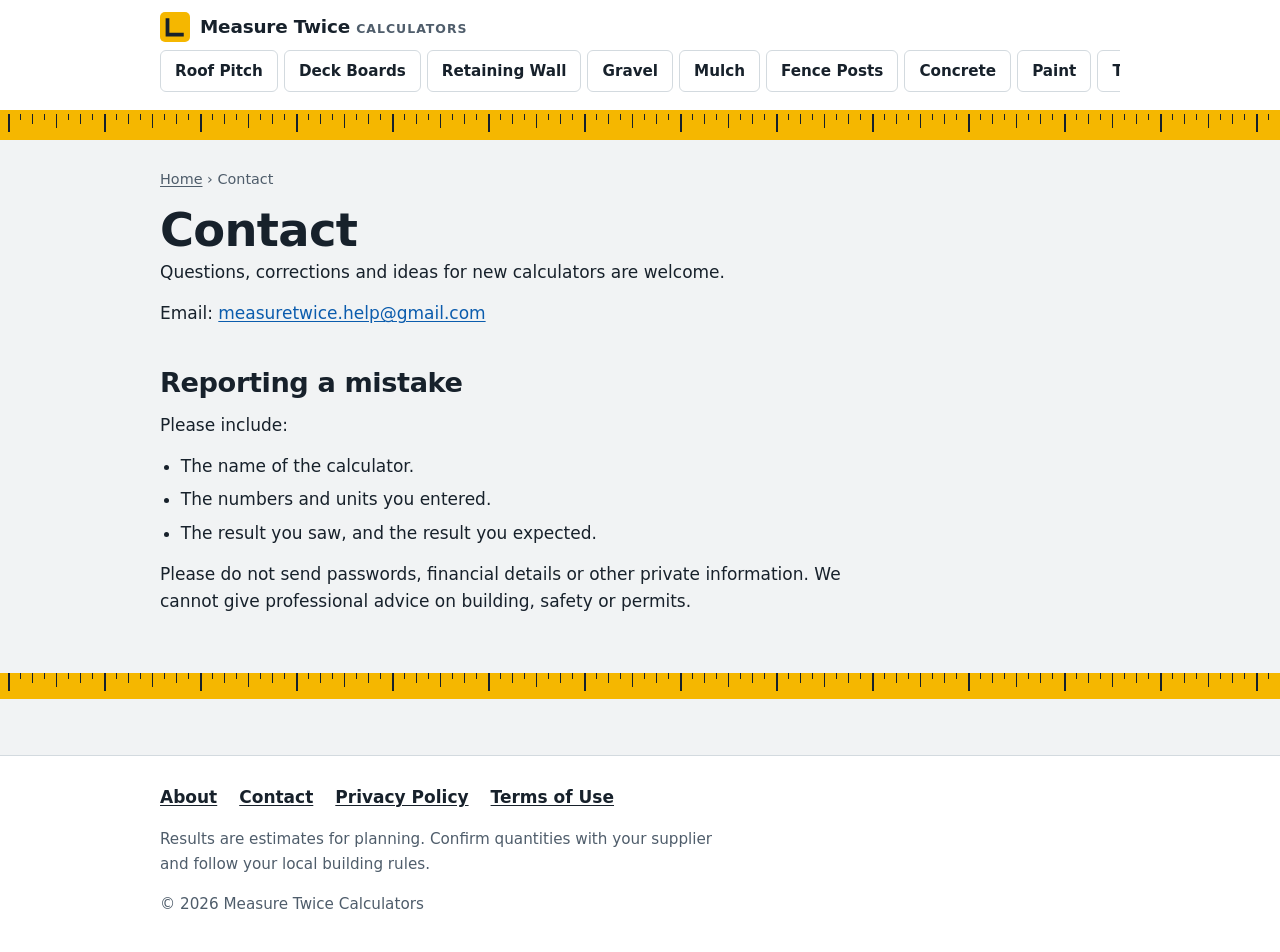
<file: contact.html>
<!DOCTYPE html>
<html lang="en-US">
<head>
<meta charset="utf-8">
<meta name="viewport" content="width=device-width, initial-scale=1">
<title>Contact Measure Twice Calculators</title>
<meta name="description" content="Contact Measure Twice Calculators to report a calculation mistake, ask a question or suggest a new calculator.">
<link rel="canonical" href="https://prabaly696-eng.github.io/measure-twice/contact.html">
<meta name="theme-color" content="#F5B700">
<meta property="og:type" content="website">
<meta property="og:site_name" content="Measure Twice">
<meta property="og:title" content="Contact Measure Twice Calculators">
<meta property="og:description" content="Contact Measure Twice Calculators to report a calculation mistake, ask a question or suggest a new calculator.">
<meta property="og:url" content="https://prabaly696-eng.github.io/measure-twice/contact.html">
<meta name="twitter:card" content="summary">
<script type="application/ld+json">{"@context":"https://schema.org","@type":"BreadcrumbList","itemListElement":[{"@type":"ListItem","position":1,"name":"Measure Twice","item":"https://prabaly696-eng.github.io/measure-twice/"},{"@type":"ListItem","position":2,"name":"Contact Measure Twice Calculators","item":"https://prabaly696-eng.github.io/measure-twice/contact.html"}]}</script>

<link rel="icon" href="favicon.svg" type="image/svg+xml">
<link rel="stylesheet" href="style.css">
<!-- PLACEHOLDER (Google Search Console): after Google gives you a verification meta tag, paste it on the next line in index.html only. -->
<!-- PLACEHOLDER (Google AdSense): only after Google approves this site, paste the AdSense script here. Do not add ad code before approval. -->
</head>
<body>
<a class="skip" href="#main">Skip to content</a>
<header class="site-header">
  <div class="wrap header-inner">
    <a class="brand" href="index.html"><svg class="brand-mark" viewBox="0 0 24 24" aria-hidden="true"><rect width="24" height="24" rx="4" fill="#F5B700"/><path d="M6 5v13h13" fill="none" stroke="#17212B" stroke-width="3"/></svg><span>Measure Twice <small>Calculators</small></span></a>
    <nav aria-label="Calculators"><ul><li><a href="roof-pitch-calculator.html">Roof Pitch</a></li><li><a href="deck-material-calculator.html">Deck Boards</a></li><li><a href="retaining-wall-calculator.html">Retaining Wall</a></li><li><a href="gravel-calculator.html">Gravel</a></li><li><a href="mulch-calculator.html">Mulch</a></li><li><a href="fence-post-calculator.html">Fence Posts</a></li><li><a href="concrete-calculator.html">Concrete</a></li><li><a href="paint-calculator.html">Paint</a></li><li><a href="flooring-tile-calculator.html">Tile and Flooring</a></li></ul></nav>
  </div>
</header>
<div class="tape" aria-hidden="true"></div>
<main id="main">
<div class="wrap">
<p class="crumbs"><a href="index.html">Home</a> &rsaquo; Contact</p>
<h1>Contact</h1>
<div class="prose">
<p>Questions, corrections and ideas for new calculators are welcome.</p>
<p>Email: <a href="mailto:measuretwice.help@gmail.com">measuretwice.help@gmail.com</a></p>
<h2>Reporting a mistake</h2>
<p>Please include:</p>
<ul>
<li>The name of the calculator.</li>
<li>The numbers and units you entered.</li>
<li>The result you saw, and the result you expected.</li>
</ul>
<p>Please do not send passwords, financial details or other private information. We cannot give professional advice on building, safety or permits.</p>
</div>
</div>
</main>
<div class="tape" aria-hidden="true"></div>
<footer class="site-footer">
  <div class="wrap footer-inner">
    <ul aria-label="About this site">
      <li><a href="about.html">About</a></li>
      <li><a href="contact.html">Contact</a></li>
      <li><a href="privacy.html">Privacy Policy</a></li>
      <li><a href="terms.html">Terms of Use</a></li>
    </ul>
    <p>Results are estimates for planning. Confirm quantities with your supplier and follow your local building rules.</p>
    <p>&copy; 2026 Measure Twice Calculators</p>
  </div>
</footer>

</body>
</html>
</file>
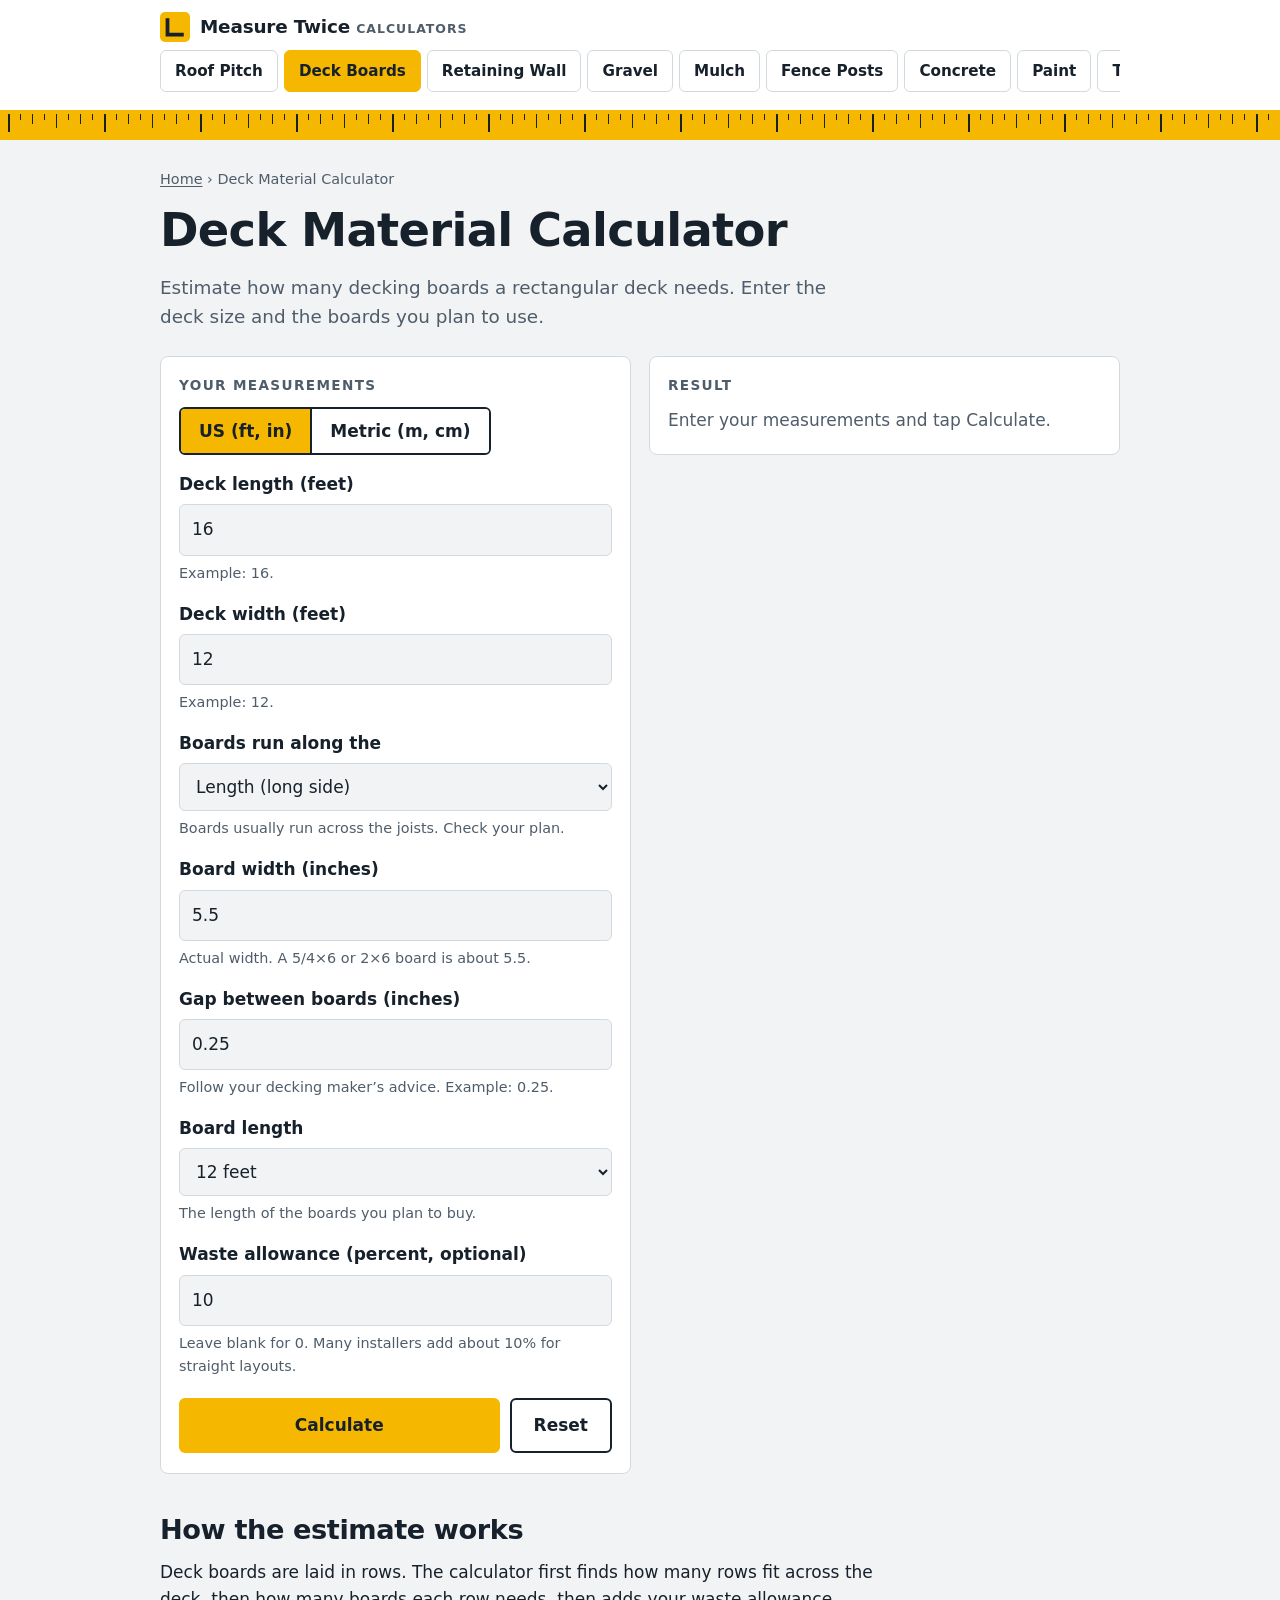
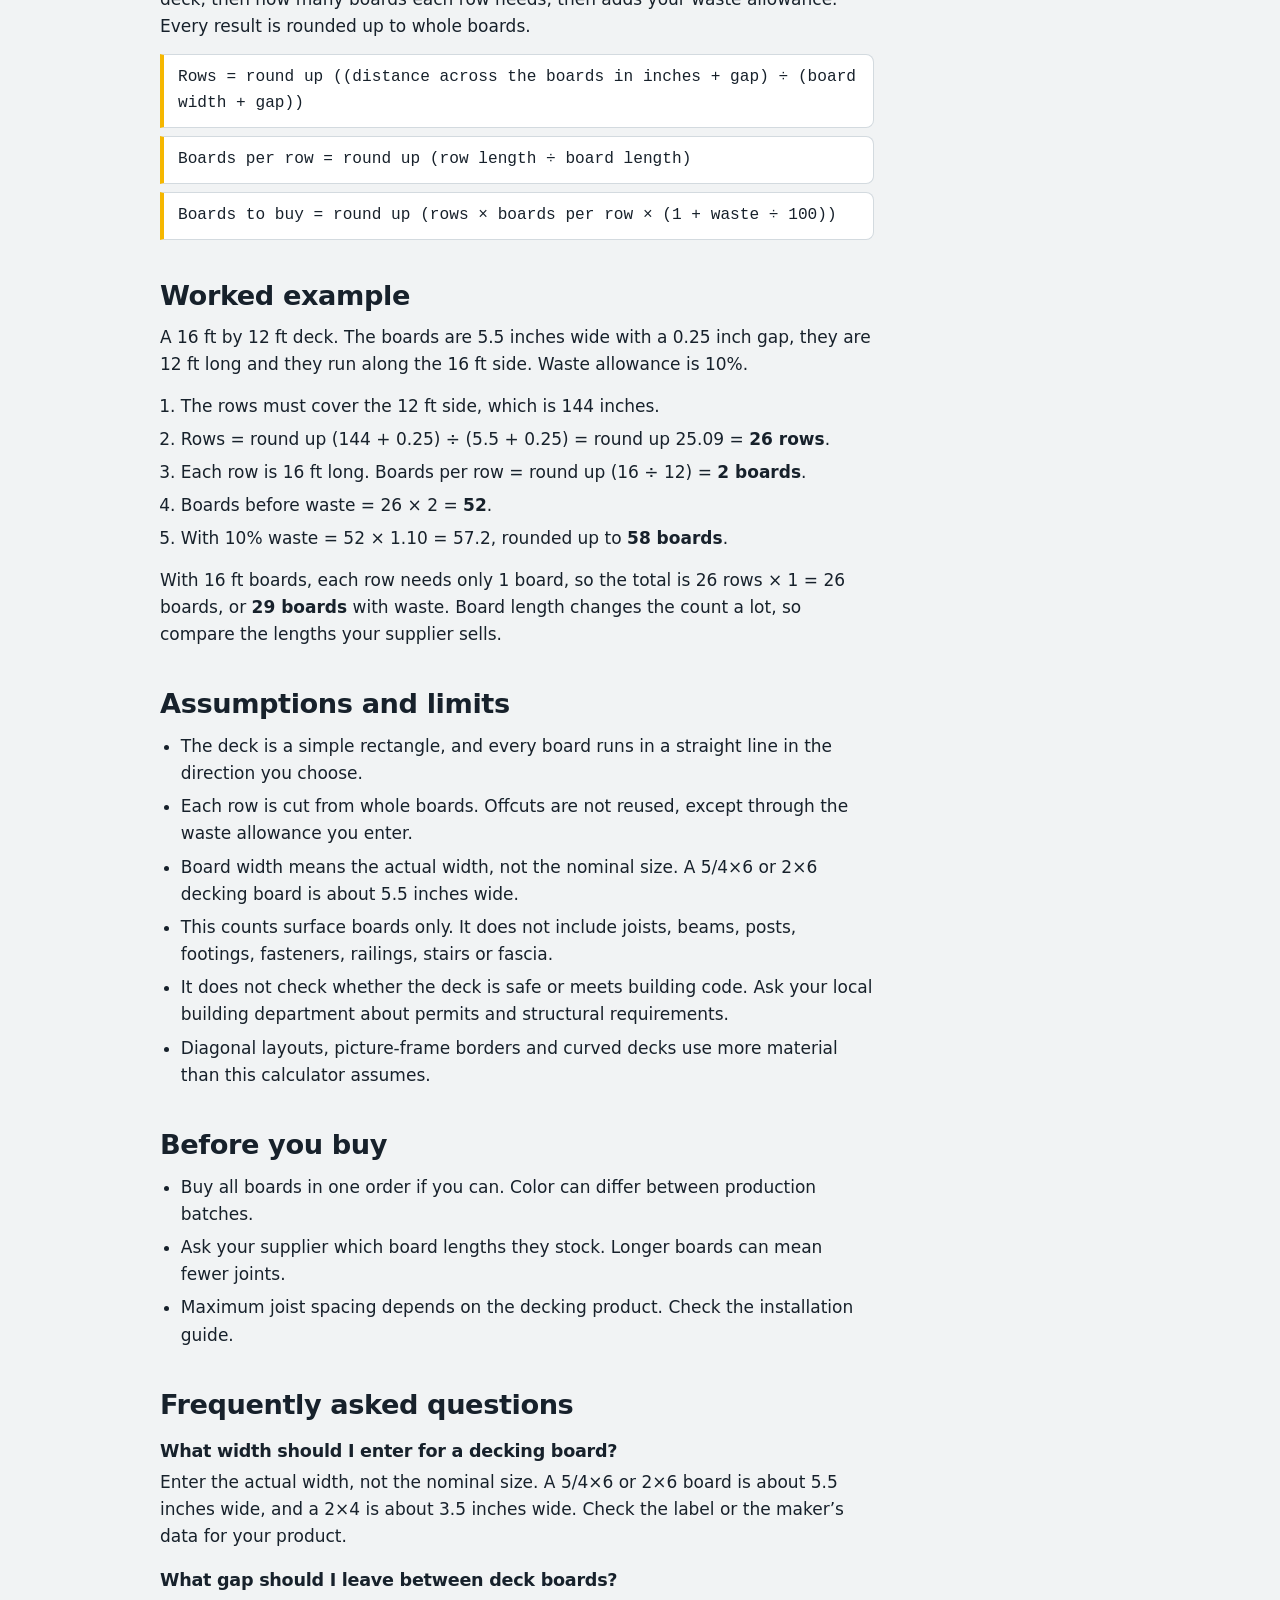
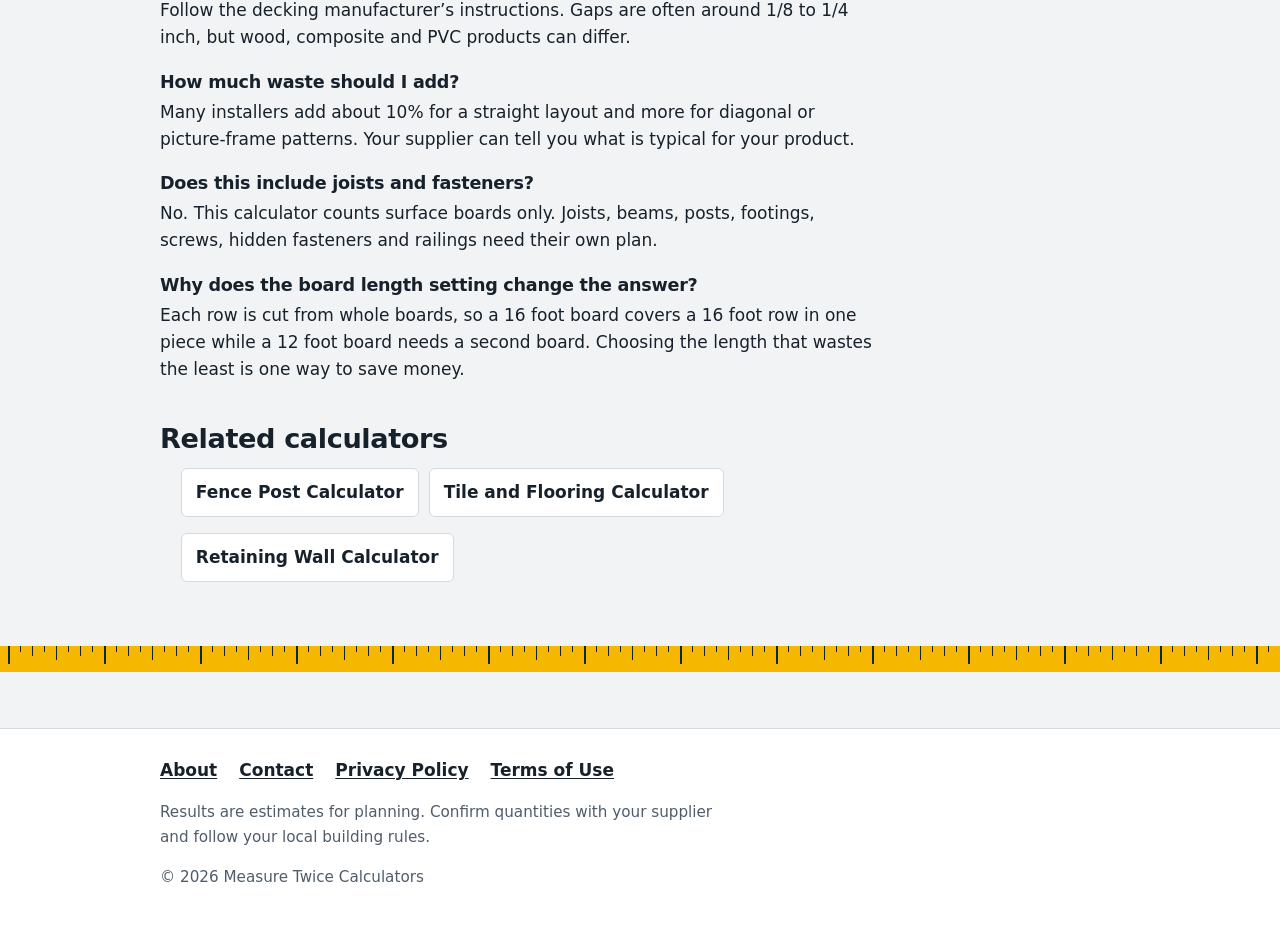
<file: deck-material-calculator.html>
<!DOCTYPE html>
<html lang="en-US">
<head>
<meta charset="utf-8">
<meta name="viewport" content="width=device-width, initial-scale=1">
<title>Deck Material Calculator: Estimate Decking Boards</title>
<meta name="description" content="Estimate how many decking boards you need from deck size, board width, gap and board length. Includes the formula, a worked example and assumptions.">
<link rel="canonical" href="https://prabaly696-eng.github.io/measure-twice/deck-material-calculator.html">
<meta name="theme-color" content="#F5B700">
<meta property="og:type" content="website">
<meta property="og:site_name" content="Measure Twice">
<meta property="og:title" content="Deck Material Calculator: Estimate Decking Boards">
<meta property="og:description" content="Estimate how many decking boards you need from deck size, board width, gap and board length. Includes the formula, a worked example and assumptions.">
<meta property="og:url" content="https://prabaly696-eng.github.io/measure-twice/deck-material-calculator.html">
<meta name="twitter:card" content="summary">
<script type="application/ld+json">{"@context":"https://schema.org","@type":"BreadcrumbList","itemListElement":[{"@type":"ListItem","position":1,"name":"Measure Twice","item":"https://prabaly696-eng.github.io/measure-twice/"},{"@type":"ListItem","position":2,"name":"Deck Material Calculator","item":"https://prabaly696-eng.github.io/measure-twice/deck-material-calculator.html"}]}</script>

<link rel="icon" href="favicon.svg" type="image/svg+xml">
<link rel="stylesheet" href="style.css">
<!-- PLACEHOLDER (Google Search Console): after Google gives you a verification meta tag, paste it on the next line in index.html only. -->
<!-- PLACEHOLDER (Google AdSense): only after Google approves this site, paste the AdSense script here. Do not add ad code before approval. -->
</head>
<body>
<a class="skip" href="#main">Skip to content</a>
<header class="site-header">
  <div class="wrap header-inner">
    <a class="brand" href="index.html"><svg class="brand-mark" viewBox="0 0 24 24" aria-hidden="true"><rect width="24" height="24" rx="4" fill="#F5B700"/><path d="M6 5v13h13" fill="none" stroke="#17212B" stroke-width="3"/></svg><span>Measure Twice <small>Calculators</small></span></a>
    <nav aria-label="Calculators"><ul><li><a href="roof-pitch-calculator.html">Roof Pitch</a></li><li><a href="deck-material-calculator.html" aria-current="page">Deck Boards</a></li><li><a href="retaining-wall-calculator.html">Retaining Wall</a></li><li><a href="gravel-calculator.html">Gravel</a></li><li><a href="mulch-calculator.html">Mulch</a></li><li><a href="fence-post-calculator.html">Fence Posts</a></li><li><a href="concrete-calculator.html">Concrete</a></li><li><a href="paint-calculator.html">Paint</a></li><li><a href="flooring-tile-calculator.html">Tile and Flooring</a></li></ul></nav>
  </div>
</header>
<div class="tape" aria-hidden="true"></div>
<main id="main">
<div class="wrap">
<p class="crumbs"><a href="index.html">Home</a> &rsaquo; Deck Material Calculator</p>
<h1>Deck Material Calculator</h1>
<p class="lede">Estimate how many decking boards a rectangular deck needs. Enter the deck size and the boards you plan to use.</p>

<div class="calc-grid">
  <div class="panel">
    <h2 class="panel-title">Your measurements</h2>
    <div class="units" role="group" aria-label="Units">
      <button type="button" data-sys="us" aria-pressed="true">US (ft, in)</button>
      <button type="button" data-sys="metric" aria-pressed="false">Metric (m, cm)</button>
    </div>
    <form id="calc-form" novalidate>
    <div class="fields">
    <div class="field" data-spec='{"us":{"label":"Deck length (feet)","value":"16","hint":"Example: 16."},"metric":{"label":"Deck length (meters)","value":"5","hint":"Example: 5."}}'>
      <label for="length">Deck length (feet)</label>
      <input id="length" name="length" data-main type="text" inputmode="decimal" autocomplete="off" value="16" aria-describedby="length-hint">
      <p class="hint" id="length-hint">Example: 16.</p>
    </div><div class="field" data-spec='{"us":{"label":"Deck width (feet)","value":"12","hint":"Example: 12."},"metric":{"label":"Deck width (meters)","value":"4","hint":"Example: 4."}}'>
      <label for="width">Deck width (feet)</label>
      <input id="width" name="width" data-main type="text" inputmode="decimal" autocomplete="off" value="12" aria-describedby="width-hint">
      <p class="hint" id="width-hint">Example: 12.</p>
    </div><div class="field">
      <label for="direction">Boards run along the</label>
      <select id="direction" name="direction" aria-describedby="direction-hint"><option value="length" selected>Length (long side)</option><option value="width">Width (short side)</option></select>
      <p class="hint" id="direction-hint">Boards usually run across the joists. Check your plan.</p>
    </div><div class="field" data-spec='{"us":{"label":"Board width (inches)","value":"5.5","hint":"Actual width. A 5/4&amp;times;6 or 2&amp;times;6 board is about 5.5."},"metric":{"label":"Board width (millimeters)","value":"140","hint":"Actual width of the board. Example: 140."}}'>
      <label for="boardWidth">Board width (inches)</label>
      <input id="boardWidth" name="boardWidth" data-main type="text" inputmode="decimal" autocomplete="off" value="5.5" aria-describedby="boardWidth-hint">
      <p class="hint" id="boardWidth-hint">Actual width. A 5/4&times;6 or 2&times;6 board is about 5.5.</p>
    </div><div class="field" data-spec='{"us":{"label":"Gap between boards (inches)","value":"0.25","hint":"Follow your decking maker’s advice. Example: 0.25."},"metric":{"label":"Gap between boards (millimeters)","value":"6","hint":"Follow your decking maker’s advice. Example: 6."}}'>
      <label for="gap">Gap between boards (inches)</label>
      <input id="gap" name="gap" data-main type="text" inputmode="decimal" autocomplete="off" value="0.25" aria-describedby="gap-hint">
      <p class="hint" id="gap-hint">Follow your decking maker’s advice. Example: 0.25.</p>
    </div><div class="field" data-spec='{"us":{"label":"Board length","value":"12","options":[[8,"8 feet"],[10,"10 feet"],[12,"12 feet"],[16,"16 feet"],[20,"20 feet"]],"hint":"The length of the boards you plan to buy."},"metric":{"label":"Board length","value":"3.6","options":[[2.4,"2.4 meters"],[3,"3.0 meters"],[3.6,"3.6 meters"],[4.2,"4.2 meters"],[4.8,"4.8 meters"]],"hint":"The length of the boards you plan to buy."}}'>
      <label for="boardLength">Board length</label>
      <select id="boardLength" name="boardLength" data-main aria-describedby="boardLength-hint"><option value="8">8 feet</option><option value="10">10 feet</option><option value="12" selected>12 feet</option><option value="16">16 feet</option><option value="20">20 feet</option></select>
      <p class="hint" id="boardLength-hint">The length of the boards you plan to buy.</p>
    </div><div class="field">
      <label for="waste">Waste allowance (percent, optional)</label>
      <input id="waste" name="waste" type="text" inputmode="decimal" autocomplete="off" value="10" aria-describedby="waste-hint">
      <p class="hint" id="waste-hint">Leave blank for 0. Many installers add about 10% for straight layouts.</p>
    </div>
    </div>
    <div class="buttons">
      <button type="submit" class="btn btn-primary">Calculate</button>
      <button type="reset" class="btn btn-secondary">Reset</button>
    </div>
    </form>
  </div>
  <div class="panel result-panel">
    <h2 class="panel-title">Result</h2>
    <div id="errors" class="errors" role="alert" hidden></div>
    <div id="result" role="status" aria-live="polite"><p class="empty">Enter your measurements and tap Calculate.</p></div>
  </div>
</div>

<!-- AD SLOT (PLACEHOLDER): after AdSense approves this site, paste an ad unit here, below the calculator and its result.
     Keep ads away from the Calculate and Reset buttons. Do not add ad code before approval. -->

<div class="prose">
<h2>How the estimate works</h2>
<p>Deck boards are laid in rows. The calculator first finds how many rows fit across the deck, then how many boards each row needs, then adds your waste allowance. Every result is rounded up to whole boards.</p>
<span class="formula">Rows = round up ((distance across the boards in inches + gap) &divide; (board width + gap))</span>
<span class="formula">Boards per row = round up (row length &divide; board length)</span>
<span class="formula">Boards to buy = round up (rows &times; boards per row &times; (1 + waste &divide; 100))</span>

<h2>Worked example</h2>
<p>A 16 ft by 12 ft deck. The boards are 5.5 inches wide with a 0.25 inch gap, they are 12 ft long and they run along the 16 ft side. Waste allowance is 10%.</p>
<ol><li>The rows must cover the 12 ft side, which is 144 inches.</li><li>Rows = round up (144 + 0.25) &divide; (5.5 + 0.25) = round up 25.09 = <strong>26 rows</strong>.</li><li>Each row is 16 ft long. Boards per row = round up (16 &divide; 12) = <strong>2 boards</strong>.</li><li>Boards before waste = 26 &times; 2 = <strong>52</strong>.</li><li>With 10% waste = 52 &times; 1.10 = 57.2, rounded up to <strong>58 boards</strong>.</li></ol>
<p>With 16 ft boards, each row needs only 1 board, so the total is 26 rows &times; 1 = 26 boards, or <strong>29 boards</strong> with waste. Board length changes the count a lot, so compare the lengths your supplier sells.</p>

<h2>Assumptions and limits</h2>
<ul>
<li>The deck is a simple rectangle, and every board runs in a straight line in the direction you choose.</li>
<li>Each row is cut from whole boards. Offcuts are not reused, except through the waste allowance you enter.</li>
<li>Board width means the actual width, not the nominal size. A 5/4&times;6 or 2&times;6 decking board is about 5.5 inches wide.</li>
<li>This counts surface boards only. It does not include joists, beams, posts, footings, fasteners, railings, stairs or fascia.</li>
<li>It does not check whether the deck is safe or meets building code. Ask your local building department about permits and structural requirements.</li>
<li>Diagonal layouts, picture-frame borders and curved decks use more material than this calculator assumes.</li>
</ul>

<h2>Before you buy</h2>
<ul><li>Buy all boards in one order if you can. Color can differ between production batches.</li><li>Ask your supplier which board lengths they stock. Longer boards can mean fewer joints.</li><li>Maximum joist spacing depends on the decking product. Check the installation guide.</li></ul>

<h2>Frequently asked questions</h2>
<div class="faq">
<h3>What width should I enter for a decking board?</h3>
<p>Enter the actual width, not the nominal size. A 5/4&times;6 or 2&times;6 board is about 5.5 inches wide, and a 2&times;4 is about 3.5 inches wide. Check the label or the maker’s data for your product.</p>
<h3>What gap should I leave between deck boards?</h3>
<p>Follow the decking manufacturer’s instructions. Gaps are often around 1/8 to 1/4 inch, but wood, composite and PVC products can differ.</p>
<h3>How much waste should I add?</h3>
<p>Many installers add about 10% for a straight layout and more for diagonal or picture-frame patterns. Your supplier can tell you what is typical for your product.</p>
<h3>Does this include joists and fasteners?</h3>
<p>No. This calculator counts surface boards only. Joists, beams, posts, footings, screws, hidden fasteners and railings need their own plan.</p>
<h3>Why does the board length setting change the answer?</h3>
<p>Each row is cut from whole boards, so a 16 foot board covers a 16 foot row in one piece while a 12 foot board needs a second board. Choosing the length that wastes the least is one way to save money.</p>
</div>

<h2>Related calculators</h2>
<ul class="related"><li><a href="fence-post-calculator.html">Fence Post Calculator</a></li><li><a href="flooring-tile-calculator.html">Tile and Flooring Calculator</a></li><li><a href="retaining-wall-calculator.html">Retaining Wall Calculator</a></li></ul>
</div>
</div>
</main>
<div class="tape" aria-hidden="true"></div>
<footer class="site-footer">
  <div class="wrap footer-inner">
    <ul aria-label="About this site">
      <li><a href="about.html">About</a></li>
      <li><a href="contact.html">Contact</a></li>
      <li><a href="privacy.html">Privacy Policy</a></li>
      <li><a href="terms.html">Terms of Use</a></li>
    </ul>
    <p>Results are estimates for planning. Confirm quantities with your supplier and follow your local building rules.</p>
    <p>&copy; 2026 Measure Twice Calculators</p>
  </div>
</footer>
<script src="main.js" defer></script>
<script src="deck-material.js" defer></script>
</body>
</html>
</file>
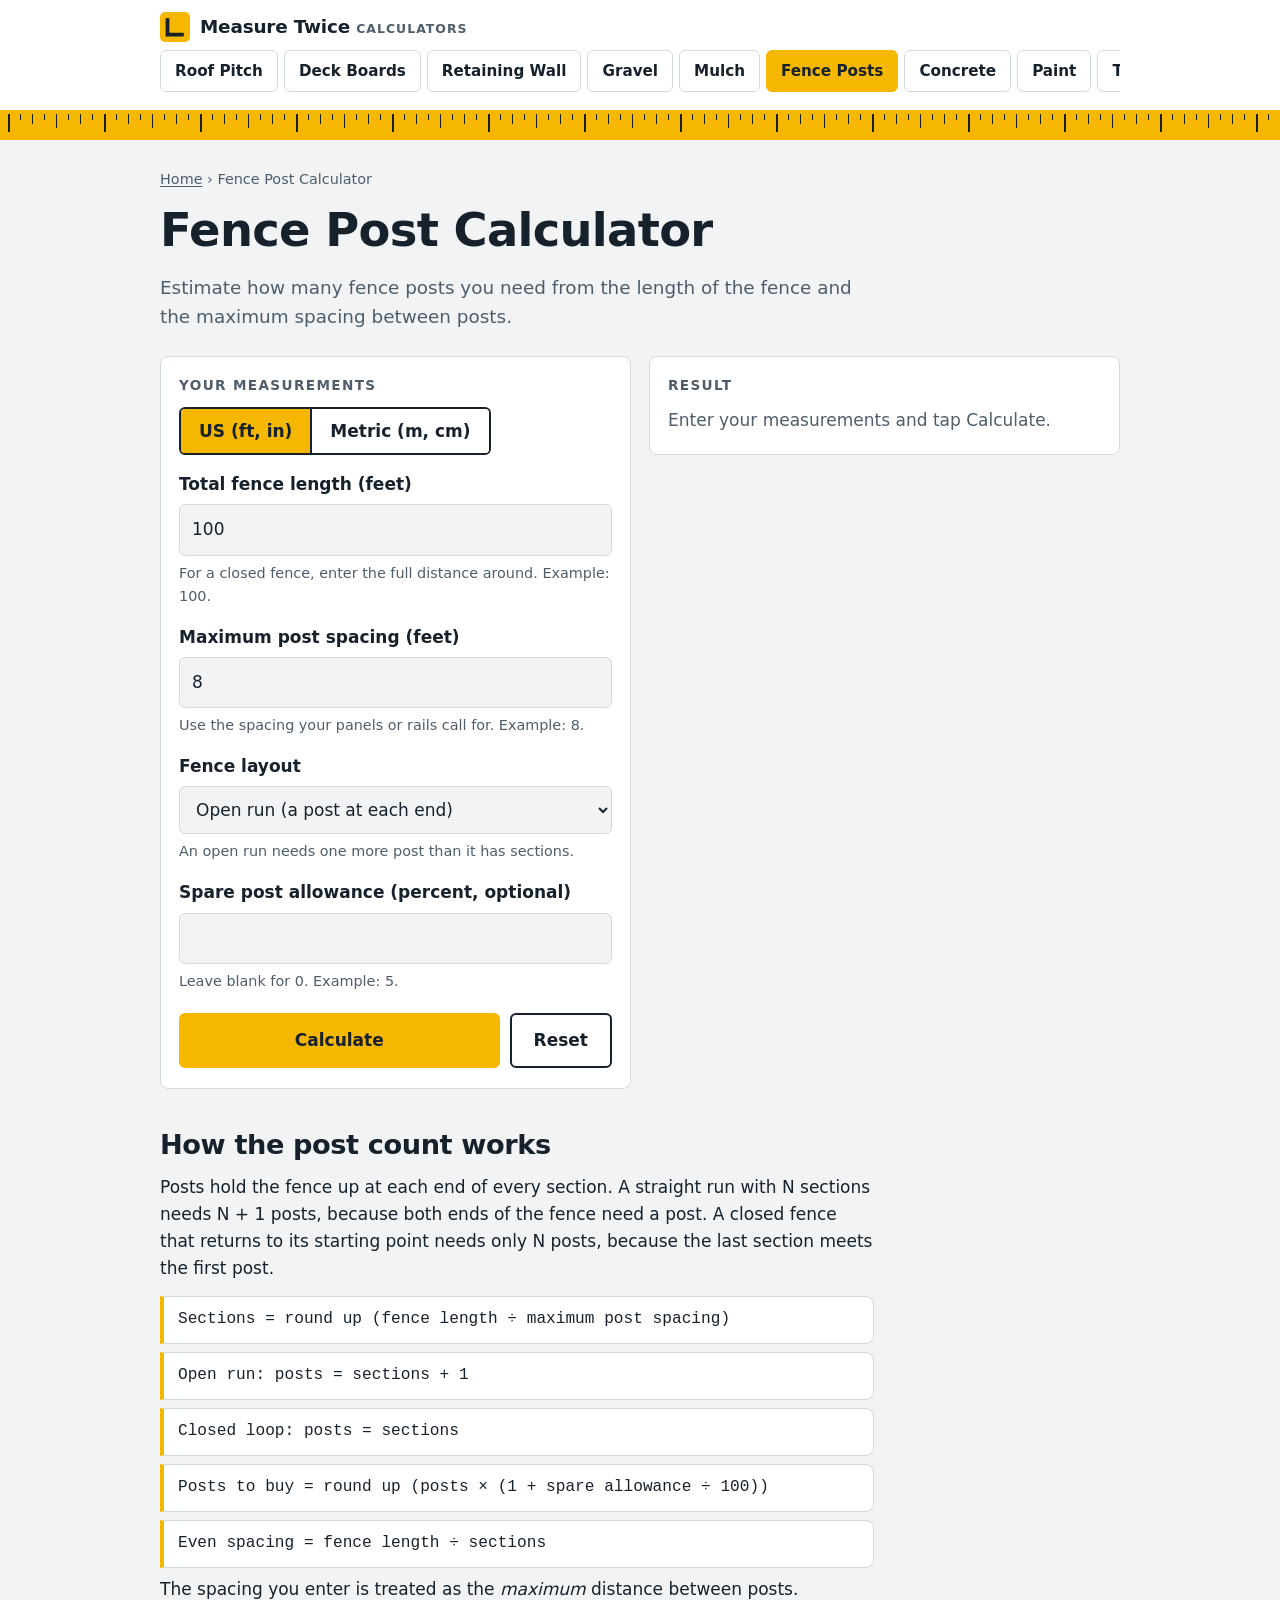
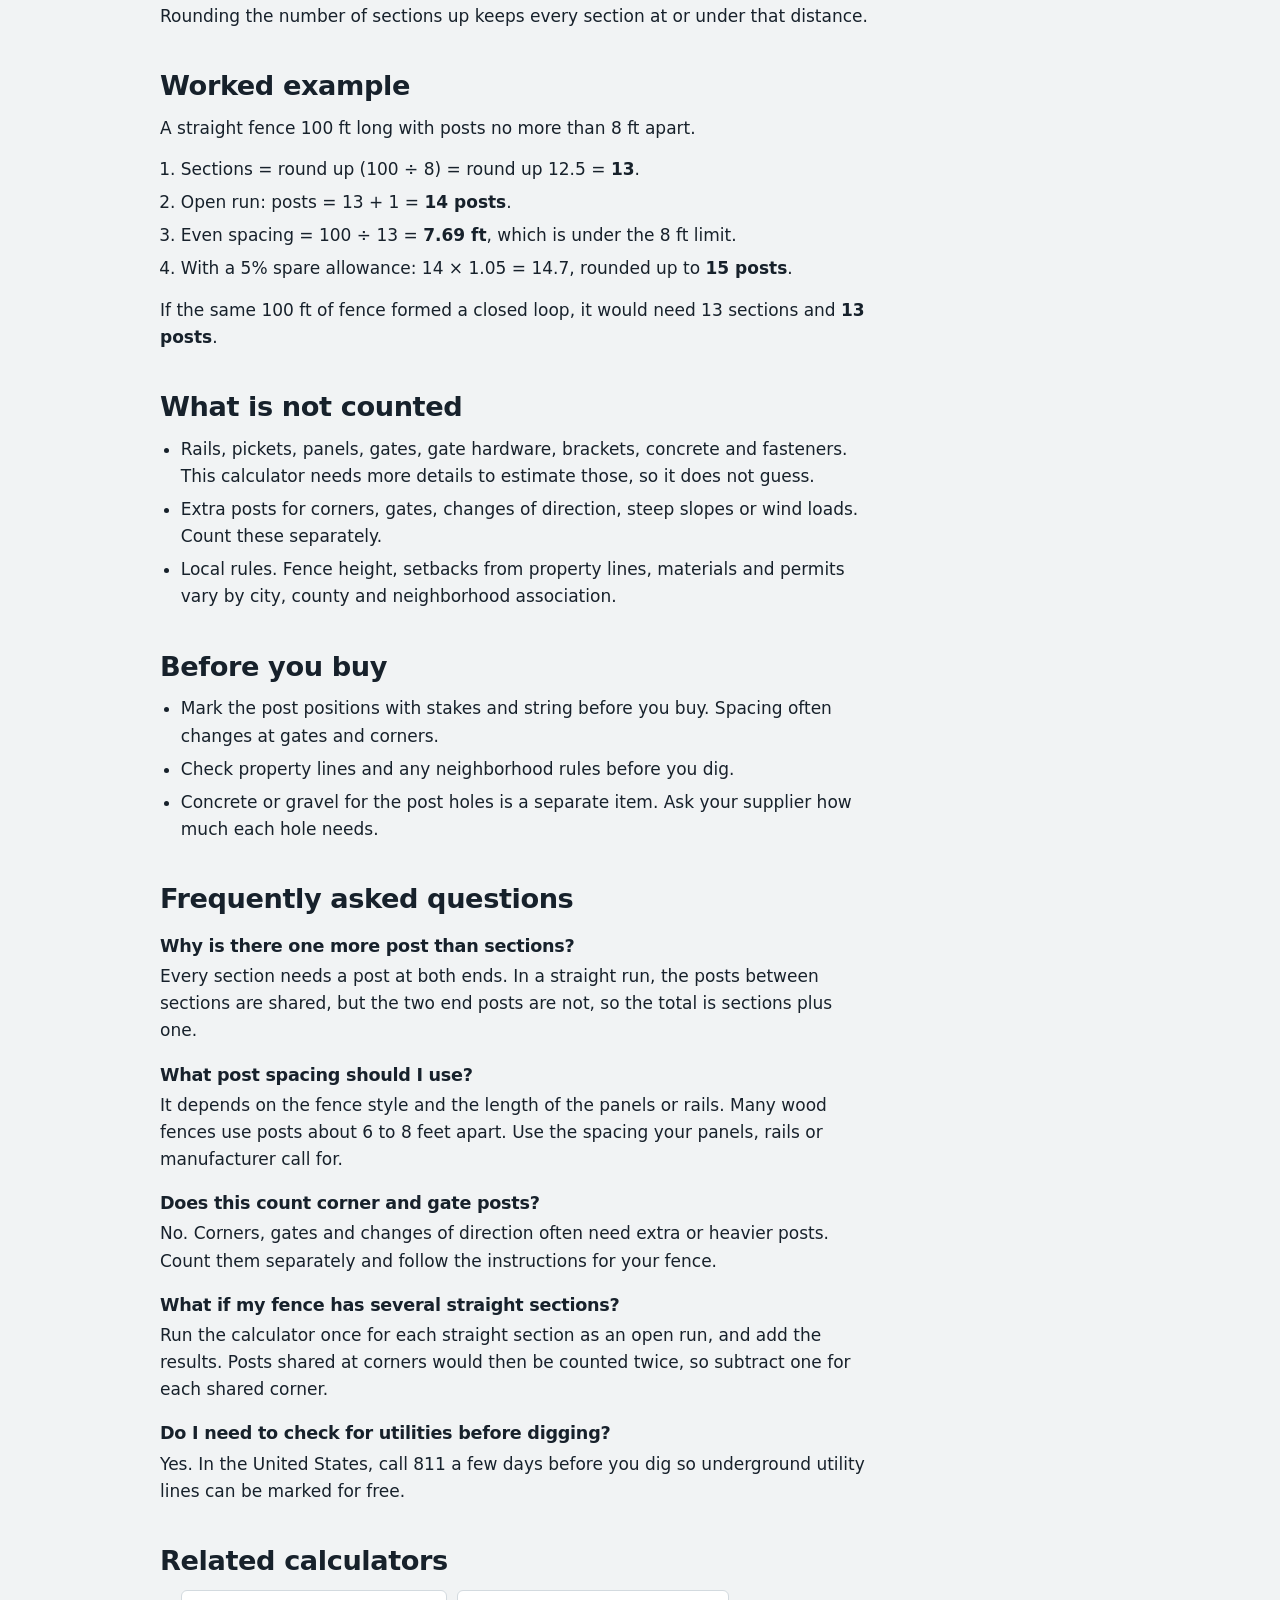
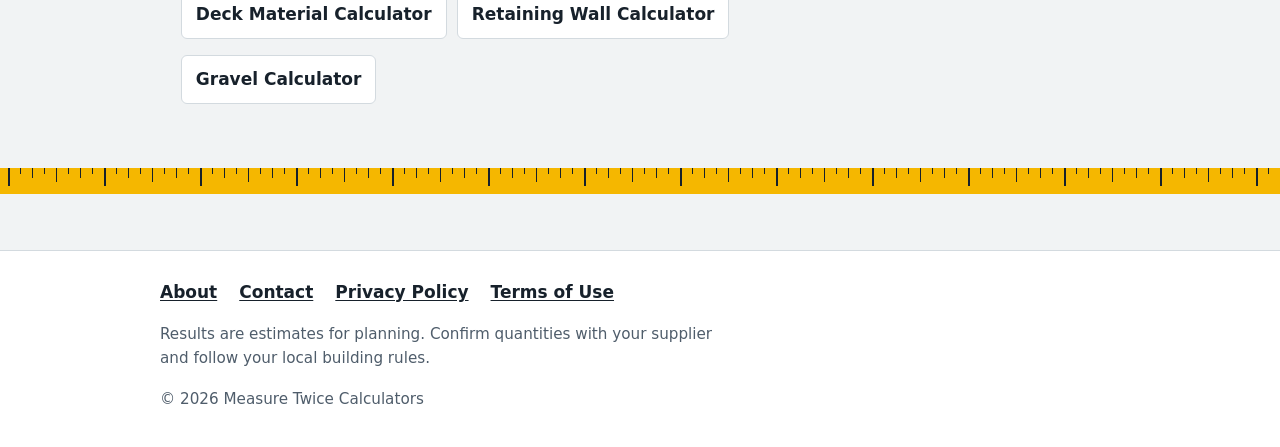
<file: fence-post-calculator.html>
<!DOCTYPE html>
<html lang="en-US">
<head>
<meta charset="utf-8">
<meta name="viewport" content="width=device-width, initial-scale=1">
<title>Fence Post Calculator: How Many Posts You Need</title>
<meta name="description" content="Estimate fence posts from fence length and post spacing, for an open run or a closed loop. Includes the formula, a worked example and what is not counted.">
<link rel="canonical" href="https://prabaly696-eng.github.io/measure-twice/fence-post-calculator.html">
<meta name="theme-color" content="#F5B700">
<meta property="og:type" content="website">
<meta property="og:site_name" content="Measure Twice">
<meta property="og:title" content="Fence Post Calculator: How Many Posts You Need">
<meta property="og:description" content="Estimate fence posts from fence length and post spacing, for an open run or a closed loop. Includes the formula, a worked example and what is not counted.">
<meta property="og:url" content="https://prabaly696-eng.github.io/measure-twice/fence-post-calculator.html">
<meta name="twitter:card" content="summary">
<script type="application/ld+json">{"@context":"https://schema.org","@type":"BreadcrumbList","itemListElement":[{"@type":"ListItem","position":1,"name":"Measure Twice","item":"https://prabaly696-eng.github.io/measure-twice/"},{"@type":"ListItem","position":2,"name":"Fence Post Calculator","item":"https://prabaly696-eng.github.io/measure-twice/fence-post-calculator.html"}]}</script>

<link rel="icon" href="favicon.svg" type="image/svg+xml">
<link rel="stylesheet" href="style.css">
<!-- PLACEHOLDER (Google Search Console): after Google gives you a verification meta tag, paste it on the next line in index.html only. -->
<!-- PLACEHOLDER (Google AdSense): only after Google approves this site, paste the AdSense script here. Do not add ad code before approval. -->
</head>
<body>
<a class="skip" href="#main">Skip to content</a>
<header class="site-header">
  <div class="wrap header-inner">
    <a class="brand" href="index.html"><svg class="brand-mark" viewBox="0 0 24 24" aria-hidden="true"><rect width="24" height="24" rx="4" fill="#F5B700"/><path d="M6 5v13h13" fill="none" stroke="#17212B" stroke-width="3"/></svg><span>Measure Twice <small>Calculators</small></span></a>
    <nav aria-label="Calculators"><ul><li><a href="roof-pitch-calculator.html">Roof Pitch</a></li><li><a href="deck-material-calculator.html">Deck Boards</a></li><li><a href="retaining-wall-calculator.html">Retaining Wall</a></li><li><a href="gravel-calculator.html">Gravel</a></li><li><a href="mulch-calculator.html">Mulch</a></li><li><a href="fence-post-calculator.html" aria-current="page">Fence Posts</a></li><li><a href="concrete-calculator.html">Concrete</a></li><li><a href="paint-calculator.html">Paint</a></li><li><a href="flooring-tile-calculator.html">Tile and Flooring</a></li></ul></nav>
  </div>
</header>
<div class="tape" aria-hidden="true"></div>
<main id="main">
<div class="wrap">
<p class="crumbs"><a href="index.html">Home</a> &rsaquo; Fence Post Calculator</p>
<h1>Fence Post Calculator</h1>
<p class="lede">Estimate how many fence posts you need from the length of the fence and the maximum spacing between posts.</p>

<div class="calc-grid">
  <div class="panel">
    <h2 class="panel-title">Your measurements</h2>
    <div class="units" role="group" aria-label="Units">
      <button type="button" data-sys="us" aria-pressed="true">US (ft, in)</button>
      <button type="button" data-sys="metric" aria-pressed="false">Metric (m, cm)</button>
    </div>
    <form id="calc-form" novalidate>
    <div class="fields">
    <div class="field" data-spec='{"us":{"label":"Total fence length (feet)","value":"100","hint":"For a closed fence, enter the full distance around. Example: 100."},"metric":{"label":"Total fence length (meters)","value":"30","hint":"For a closed fence, enter the full distance around. Example: 30."}}'>
      <label for="length">Total fence length (feet)</label>
      <input id="length" name="length" data-main type="text" inputmode="decimal" autocomplete="off" value="100" aria-describedby="length-hint">
      <p class="hint" id="length-hint">For a closed fence, enter the full distance around. Example: 100.</p>
    </div><div class="field" data-spec='{"us":{"label":"Maximum post spacing (feet)","value":"8","hint":"Use the spacing your panels or rails call for. Example: 8."},"metric":{"label":"Maximum post spacing (meters)","value":"2.4","hint":"Use the spacing your panels or rails call for. Example: 2.4."}}'>
      <label for="spacing">Maximum post spacing (feet)</label>
      <input id="spacing" name="spacing" data-main type="text" inputmode="decimal" autocomplete="off" value="8" aria-describedby="spacing-hint">
      <p class="hint" id="spacing-hint">Use the spacing your panels or rails call for. Example: 8.</p>
    </div><div class="field">
      <label for="layout">Fence layout</label>
      <select id="layout" name="layout" aria-describedby="layout-hint"><option value="run" selected>Open run (a post at each end)</option><option value="loop">Closed loop (returns to the start)</option></select>
      <p class="hint" id="layout-hint">An open run needs one more post than it has sections.</p>
    </div><div class="field">
      <label for="spare">Spare post allowance (percent, optional)</label>
      <input id="spare" name="spare" type="text" inputmode="decimal" autocomplete="off" value="" aria-describedby="spare-hint">
      <p class="hint" id="spare-hint">Leave blank for 0. Example: 5.</p>
    </div>
    </div>
    <div class="buttons">
      <button type="submit" class="btn btn-primary">Calculate</button>
      <button type="reset" class="btn btn-secondary">Reset</button>
    </div>
    </form>
  </div>
  <div class="panel result-panel">
    <h2 class="panel-title">Result</h2>
    <div id="errors" class="errors" role="alert" hidden></div>
    <div id="result" role="status" aria-live="polite"><p class="empty">Enter your measurements and tap Calculate.</p></div>
  </div>
</div>

<!-- AD SLOT (PLACEHOLDER): after AdSense approves this site, paste an ad unit here, below the calculator and its result.
     Keep ads away from the Calculate and Reset buttons. Do not add ad code before approval. -->

<div class="prose">
<h2>How the post count works</h2>
<p>Posts hold the fence up at each end of every section. A straight run with N sections needs N + 1 posts, because both ends of the fence need a post. A closed fence that returns to its starting point needs only N posts, because the last section meets the first post.</p>
<span class="formula">Sections = round up (fence length &divide; maximum post spacing)</span>
<span class="formula">Open run: posts = sections + 1</span>
<span class="formula">Closed loop: posts = sections</span>
<span class="formula">Posts to buy = round up (posts &times; (1 + spare allowance &divide; 100))</span>
<span class="formula">Even spacing = fence length &divide; sections</span>
<p>The spacing you enter is treated as the <em>maximum</em> distance between posts. Rounding the number of sections up keeps every section at or under that distance.</p>

<h2>Worked example</h2>
<p>A straight fence 100 ft long with posts no more than 8 ft apart.</p>
<ol><li>Sections = round up (100 &divide; 8) = round up 12.5 = <strong>13</strong>.</li><li>Open run: posts = 13 + 1 = <strong>14 posts</strong>.</li><li>Even spacing = 100 &divide; 13 = <strong>7.69 ft</strong>, which is under the 8 ft limit.</li><li>With a 5% spare allowance: 14 &times; 1.05 = 14.7, rounded up to <strong>15 posts</strong>.</li></ol>
<p>If the same 100 ft of fence formed a closed loop, it would need 13 sections and <strong>13 posts</strong>.</p>

<h2>What is not counted</h2>
<ul>
<li>Rails, pickets, panels, gates, gate hardware, brackets, concrete and fasteners. This calculator needs more details to estimate those, so it does not guess.</li>
<li>Extra posts for corners, gates, changes of direction, steep slopes or wind loads. Count these separately.</li>
<li>Local rules. Fence height, setbacks from property lines, materials and permits vary by city, county and neighborhood association.</li>
</ul>

<h2>Before you buy</h2>
<ul><li>Mark the post positions with stakes and string before you buy. Spacing often changes at gates and corners.</li><li>Check property lines and any neighborhood rules before you dig.</li><li>Concrete or gravel for the post holes is a separate item. Ask your supplier how much each hole needs.</li></ul>

<h2>Frequently asked questions</h2>
<div class="faq">
<h3>Why is there one more post than sections?</h3>
<p>Every section needs a post at both ends. In a straight run, the posts between sections are shared, but the two end posts are not, so the total is sections plus one.</p>
<h3>What post spacing should I use?</h3>
<p>It depends on the fence style and the length of the panels or rails. Many wood fences use posts about 6 to 8 feet apart. Use the spacing your panels, rails or manufacturer call for.</p>
<h3>Does this count corner and gate posts?</h3>
<p>No. Corners, gates and changes of direction often need extra or heavier posts. Count them separately and follow the instructions for your fence.</p>
<h3>What if my fence has several straight sections?</h3>
<p>Run the calculator once for each straight section as an open run, and add the results. Posts shared at corners would then be counted twice, so subtract one for each shared corner.</p>
<h3>Do I need to check for utilities before digging?</h3>
<p>Yes. In the United States, call 811 a few days before you dig so underground utility lines can be marked for free.</p>
</div>

<h2>Related calculators</h2>
<ul class="related"><li><a href="deck-material-calculator.html">Deck Material Calculator</a></li><li><a href="retaining-wall-calculator.html">Retaining Wall Calculator</a></li><li><a href="gravel-calculator.html">Gravel Calculator</a></li></ul>
</div>
</div>
</main>
<div class="tape" aria-hidden="true"></div>
<footer class="site-footer">
  <div class="wrap footer-inner">
    <ul aria-label="About this site">
      <li><a href="about.html">About</a></li>
      <li><a href="contact.html">Contact</a></li>
      <li><a href="privacy.html">Privacy Policy</a></li>
      <li><a href="terms.html">Terms of Use</a></li>
    </ul>
    <p>Results are estimates for planning. Confirm quantities with your supplier and follow your local building rules.</p>
    <p>&copy; 2026 Measure Twice Calculators</p>
  </div>
</footer>
<script src="main.js" defer></script>
<script src="fence.js" defer></script>
</body>
</html>
</file>
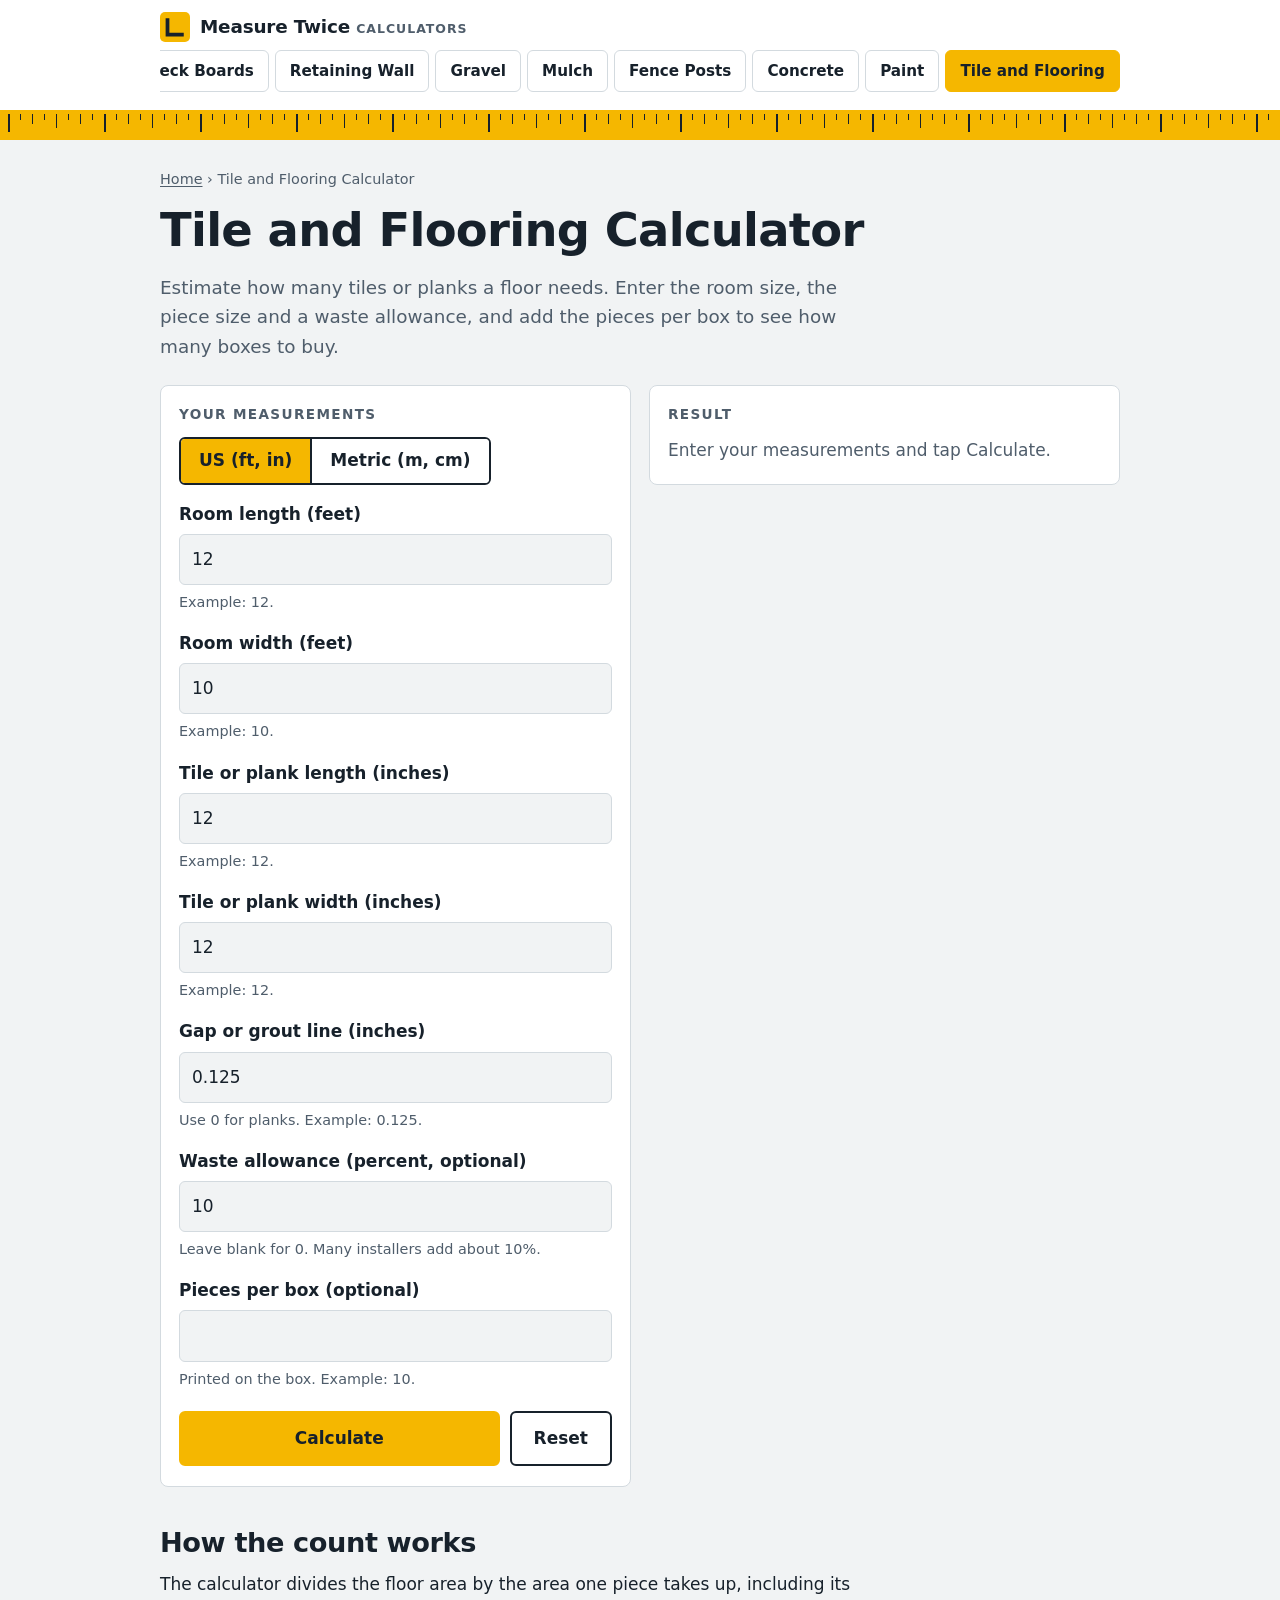
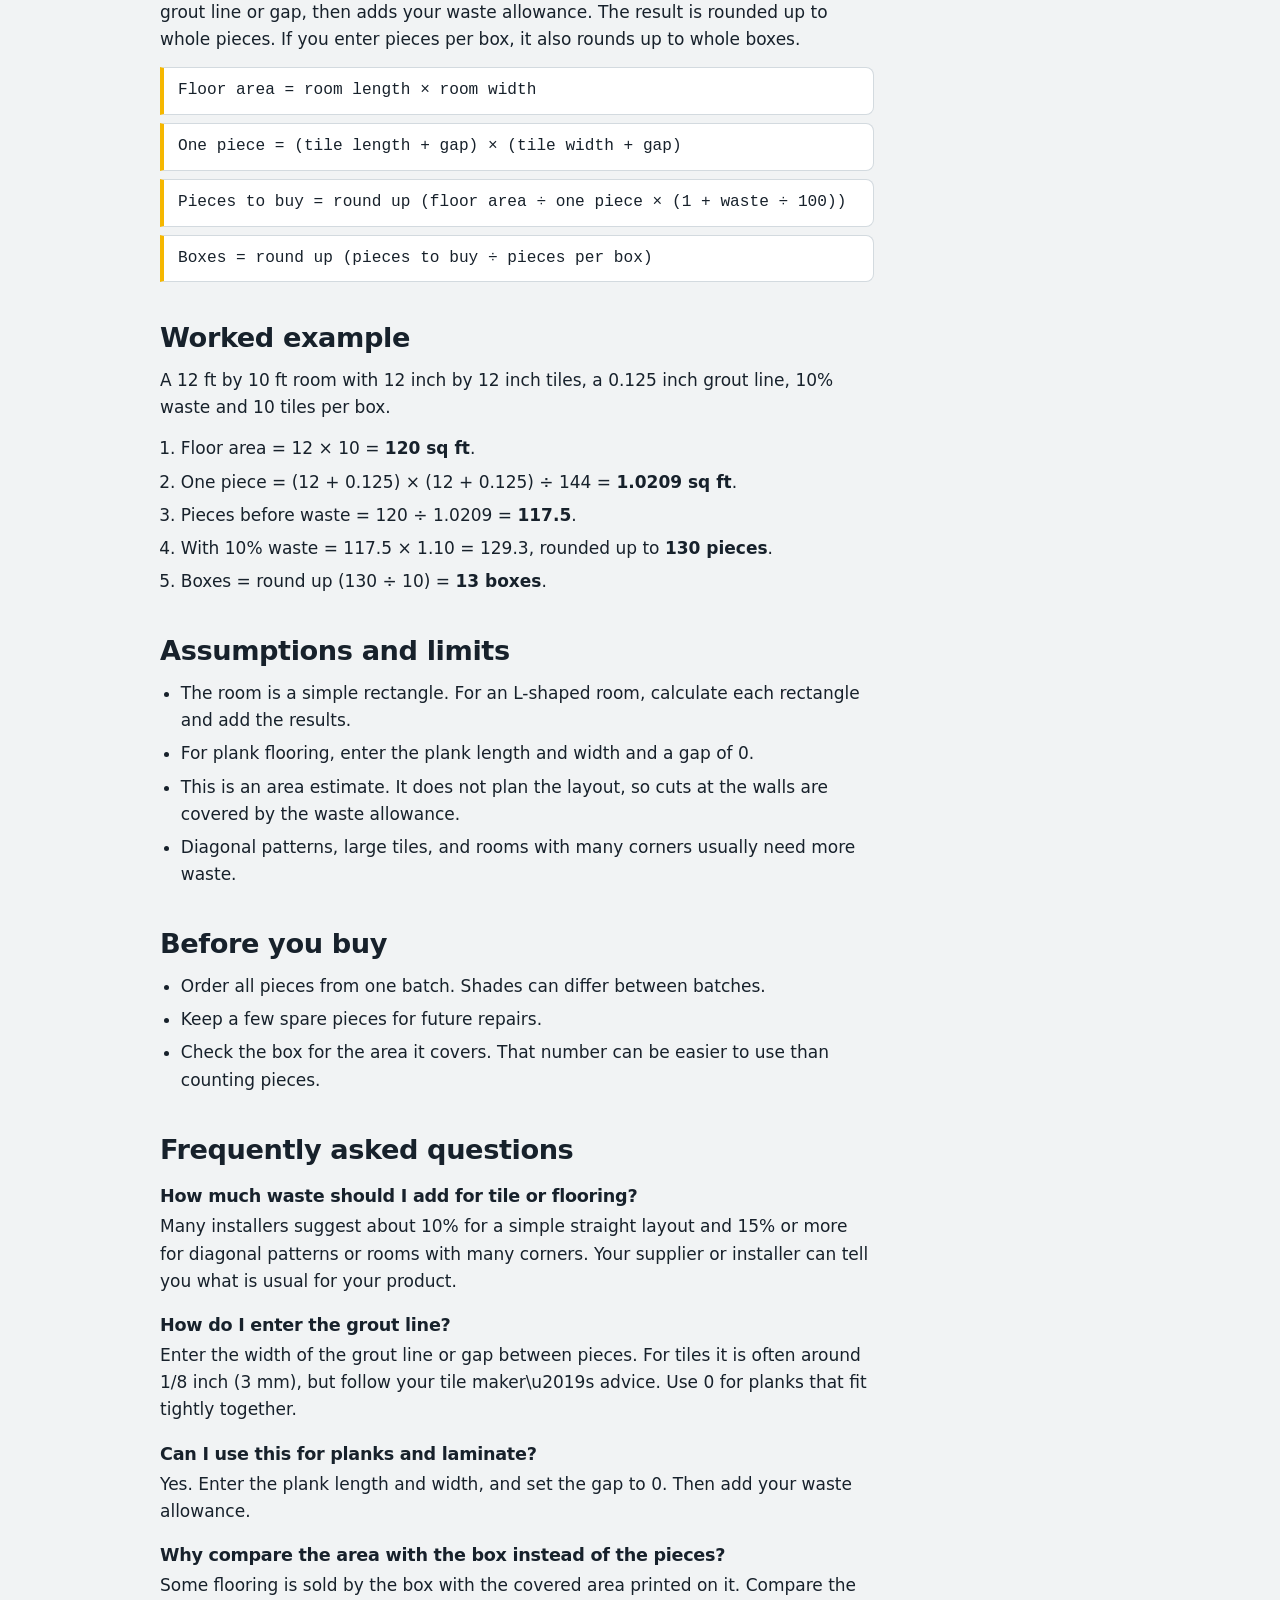
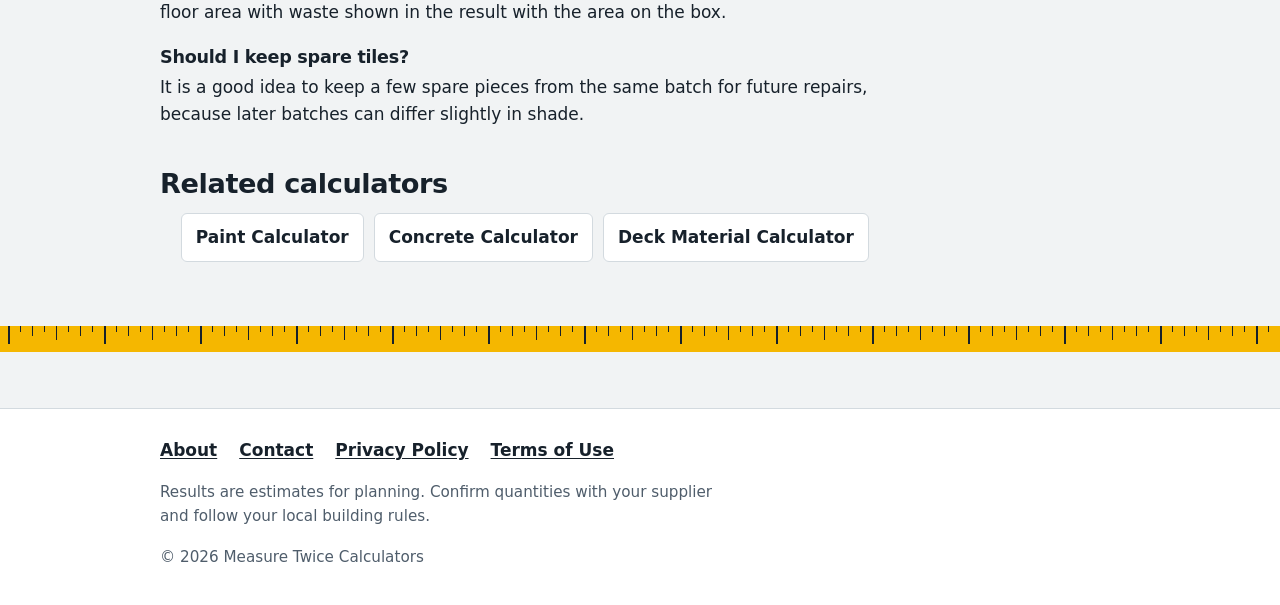
<file: flooring-tile-calculator.html>
<!DOCTYPE html>
<html lang="en-US">
<head>
<meta charset="utf-8">
<meta name="viewport" content="width=device-width, initial-scale=1">
<title>Tile and Flooring Calculator: Pieces and Boxes</title>
<meta name="description" content="Estimate how many tiles or planks a floor needs, with grout gap and waste, and how many boxes to buy. Includes the formula and a worked example.">
<link rel="canonical" href="https://prabaly696-eng.github.io/measure-twice/flooring-tile-calculator.html">
<meta name="theme-color" content="#F5B700">
<meta property="og:type" content="website">
<meta property="og:site_name" content="Measure Twice">
<meta property="og:title" content="Tile and Flooring Calculator: Pieces and Boxes">
<meta property="og:description" content="Estimate how many tiles or planks a floor needs, with grout gap and waste, and how many boxes to buy. Includes the formula and a worked example.">
<meta property="og:url" content="https://prabaly696-eng.github.io/measure-twice/flooring-tile-calculator.html">
<meta name="twitter:card" content="summary">
<script type="application/ld+json">{"@context":"https://schema.org","@type":"BreadcrumbList","itemListElement":[{"@type":"ListItem","position":1,"name":"Measure Twice","item":"https://prabaly696-eng.github.io/measure-twice/"},{"@type":"ListItem","position":2,"name":"Tile and Flooring Calculator","item":"https://prabaly696-eng.github.io/measure-twice/flooring-tile-calculator.html"}]}</script>

<link rel="icon" href="favicon.svg" type="image/svg+xml">
<link rel="stylesheet" href="style.css">
<!-- PLACEHOLDER (Google Search Console): after Google gives you a verification meta tag, paste it on the next line in index.html only. -->
<!-- PLACEHOLDER (Google AdSense): only after Google approves this site, paste the AdSense script here. Do not add ad code before approval. -->
</head>
<body>
<a class="skip" href="#main">Skip to content</a>
<header class="site-header">
  <div class="wrap header-inner">
    <a class="brand" href="index.html"><svg class="brand-mark" viewBox="0 0 24 24" aria-hidden="true"><rect width="24" height="24" rx="4" fill="#F5B700"/><path d="M6 5v13h13" fill="none" stroke="#17212B" stroke-width="3"/></svg><span>Measure Twice <small>Calculators</small></span></a>
    <nav aria-label="Calculators"><ul><li><a href="roof-pitch-calculator.html">Roof Pitch</a></li><li><a href="deck-material-calculator.html">Deck Boards</a></li><li><a href="retaining-wall-calculator.html">Retaining Wall</a></li><li><a href="gravel-calculator.html">Gravel</a></li><li><a href="mulch-calculator.html">Mulch</a></li><li><a href="fence-post-calculator.html">Fence Posts</a></li><li><a href="concrete-calculator.html">Concrete</a></li><li><a href="paint-calculator.html">Paint</a></li><li><a href="flooring-tile-calculator.html" aria-current="page">Tile and Flooring</a></li></ul></nav>
  </div>
</header>
<div class="tape" aria-hidden="true"></div>
<main id="main">
<div class="wrap">
<p class="crumbs"><a href="index.html">Home</a> &rsaquo; Tile and Flooring Calculator</p>
<h1>Tile and Flooring Calculator</h1>
<p class="lede">Estimate how many tiles or planks a floor needs. Enter the room size, the piece size and a waste allowance, and add the pieces per box to see how many boxes to buy.</p>

<div class="calc-grid">
  <div class="panel">
    <h2 class="panel-title">Your measurements</h2>
    <div class="units" role="group" aria-label="Units">
      <button type="button" data-sys="us" aria-pressed="true">US (ft, in)</button>
      <button type="button" data-sys="metric" aria-pressed="false">Metric (m, cm)</button>
    </div>
    <form id="calc-form" novalidate>
    <div class="fields">
    <div class="field" data-spec='{"us":{"label":"Room length (feet)","value":"12","hint":"Example: 12."},"metric":{"label":"Room length (meters)","value":"3.6","hint":"Example: 3.6."}}'>
      <label for="length">Room length (feet)</label>
      <input id="length" name="length" data-main type="text" inputmode="decimal" autocomplete="off" value="12" aria-describedby="length-hint">
      <p class="hint" id="length-hint">Example: 12.</p>
    </div><div class="field" data-spec='{"us":{"label":"Room width (feet)","value":"10","hint":"Example: 10."},"metric":{"label":"Room width (meters)","value":"3","hint":"Example: 3."}}'>
      <label for="width">Room width (feet)</label>
      <input id="width" name="width" data-main type="text" inputmode="decimal" autocomplete="off" value="10" aria-describedby="width-hint">
      <p class="hint" id="width-hint">Example: 10.</p>
    </div><div class="field" data-spec='{"us":{"label":"Tile or plank length (inches)","value":"12","hint":"Example: 12."},"metric":{"label":"Tile or plank length (centimeters)","value":"30","hint":"Example: 30."}}'>
      <label for="tileLength">Tile or plank length (inches)</label>
      <input id="tileLength" name="tileLength" data-main type="text" inputmode="decimal" autocomplete="off" value="12" aria-describedby="tileLength-hint">
      <p class="hint" id="tileLength-hint">Example: 12.</p>
    </div><div class="field" data-spec='{"us":{"label":"Tile or plank width (inches)","value":"12","hint":"Example: 12."},"metric":{"label":"Tile or plank width (centimeters)","value":"30","hint":"Example: 30."}}'>
      <label for="tileWidth">Tile or plank width (inches)</label>
      <input id="tileWidth" name="tileWidth" data-main type="text" inputmode="decimal" autocomplete="off" value="12" aria-describedby="tileWidth-hint">
      <p class="hint" id="tileWidth-hint">Example: 12.</p>
    </div><div class="field" data-spec='{"us":{"label":"Gap or grout line (inches)","value":"0.125","hint":"Use 0 for planks. Example: 0.125."},"metric":{"label":"Gap or grout line (millimeters)","value":"3","hint":"Use 0 for planks. Example: 3."}}'>
      <label for="gap">Gap or grout line (inches)</label>
      <input id="gap" name="gap" data-main type="text" inputmode="decimal" autocomplete="off" value="0.125" aria-describedby="gap-hint">
      <p class="hint" id="gap-hint">Use 0 for planks. Example: 0.125.</p>
    </div><div class="field">
      <label for="waste">Waste allowance (percent, optional)</label>
      <input id="waste" name="waste" type="text" inputmode="decimal" autocomplete="off" value="10" aria-describedby="waste-hint">
      <p class="hint" id="waste-hint">Leave blank for 0. Many installers add about 10%.</p>
    </div><div class="field">
      <label for="perBox">Pieces per box (optional)</label>
      <input id="perBox" name="perBox" type="text" inputmode="decimal" autocomplete="off" value="" aria-describedby="perBox-hint">
      <p class="hint" id="perBox-hint">Printed on the box. Example: 10.</p>
    </div>
    </div>
    <div class="buttons">
      <button type="submit" class="btn btn-primary">Calculate</button>
      <button type="reset" class="btn btn-secondary">Reset</button>
    </div>
    </form>
  </div>
  <div class="panel result-panel">
    <h2 class="panel-title">Result</h2>
    <div id="errors" class="errors" role="alert" hidden></div>
    <div id="result" role="status" aria-live="polite"><p class="empty">Enter your measurements and tap Calculate.</p></div>
  </div>
</div>

<!-- AD SLOT (PLACEHOLDER): after AdSense approves this site, paste an ad unit here, below the calculator and its result.
     Keep ads away from the Calculate and Reset buttons. Do not add ad code before approval. -->

<div class="prose">
<h2>How the count works</h2>
<p>The calculator divides the floor area by the area one piece takes up, including its grout line or gap, then adds your waste allowance. The result is rounded up to whole pieces. If you enter pieces per box, it also rounds up to whole boxes.</p>
<span class="formula">Floor area = room length &times; room width</span>
<span class="formula">One piece = (tile length + gap) &times; (tile width + gap)</span>
<span class="formula">Pieces to buy = round up (floor area &divide; one piece &times; (1 + waste &divide; 100))</span>
<span class="formula">Boxes = round up (pieces to buy &divide; pieces per box)</span>

<h2>Worked example</h2>
<p>A 12 ft by 10 ft room with 12 inch by 12 inch tiles, a 0.125 inch grout line, 10% waste and 10 tiles per box.</p>
<ol><li>Floor area = 12 &times; 10 = <strong>120 sq ft</strong>.</li><li>One piece = (12 + 0.125) &times; (12 + 0.125) &divide; 144 = <strong>1.0209 sq ft</strong>.</li><li>Pieces before waste = 120 &divide; 1.0209 = <strong>117.5</strong>.</li><li>With 10% waste = 117.5 &times; 1.10 = 129.3, rounded up to <strong>130 pieces</strong>.</li><li>Boxes = round up (130 &divide; 10) = <strong>13 boxes</strong>.</li></ol>

<h2>Assumptions and limits</h2>
<ul>
<li>The room is a simple rectangle. For an L-shaped room, calculate each rectangle and add the results.</li>
<li>For plank flooring, enter the plank length and width and a gap of 0.</li>
<li>This is an area estimate. It does not plan the layout, so cuts at the walls are covered by the waste allowance.</li>
<li>Diagonal patterns, large tiles, and rooms with many corners usually need more waste.</li>
</ul>

<h2>Before you buy</h2>
<ul><li>Order all pieces from one batch. Shades can differ between batches.</li><li>Keep a few spare pieces for future repairs.</li><li>Check the box for the area it covers. That number can be easier to use than counting pieces.</li></ul>

<h2>Frequently asked questions</h2>
<div class="faq">
<h3>How much waste should I add for tile or flooring?</h3>
<p>Many installers suggest about 10% for a simple straight layout and 15% or more for diagonal patterns or rooms with many corners. Your supplier or installer can tell you what is usual for your product.</p>
<h3>How do I enter the grout line?</h3>
<p>Enter the width of the grout line or gap between pieces. For tiles it is often around 1/8 inch (3 mm), but follow your tile maker\u2019s advice. Use 0 for planks that fit tightly together.</p>
<h3>Can I use this for planks and laminate?</h3>
<p>Yes. Enter the plank length and width, and set the gap to 0. Then add your waste allowance.</p>
<h3>Why compare the area with the box instead of the pieces?</h3>
<p>Some flooring is sold by the box with the covered area printed on it. Compare the floor area with waste shown in the result with the area on the box.</p>
<h3>Should I keep spare tiles?</h3>
<p>It is a good idea to keep a few spare pieces from the same batch for future repairs, because later batches can differ slightly in shade.</p>
</div>

<h2>Related calculators</h2>
<ul class="related"><li><a href="paint-calculator.html">Paint Calculator</a></li><li><a href="concrete-calculator.html">Concrete Calculator</a></li><li><a href="deck-material-calculator.html">Deck Material Calculator</a></li></ul>
</div>
</div>
</main>
<div class="tape" aria-hidden="true"></div>
<footer class="site-footer">
  <div class="wrap footer-inner">
    <ul aria-label="About this site">
      <li><a href="about.html">About</a></li>
      <li><a href="contact.html">Contact</a></li>
      <li><a href="privacy.html">Privacy Policy</a></li>
      <li><a href="terms.html">Terms of Use</a></li>
    </ul>
    <p>Results are estimates for planning. Confirm quantities with your supplier and follow your local building rules.</p>
    <p>&copy; 2026 Measure Twice Calculators</p>
  </div>
</footer>
<script src="main.js" defer></script>
<script src="tile-flooring.js" defer></script>
</body>
</html>
</file>
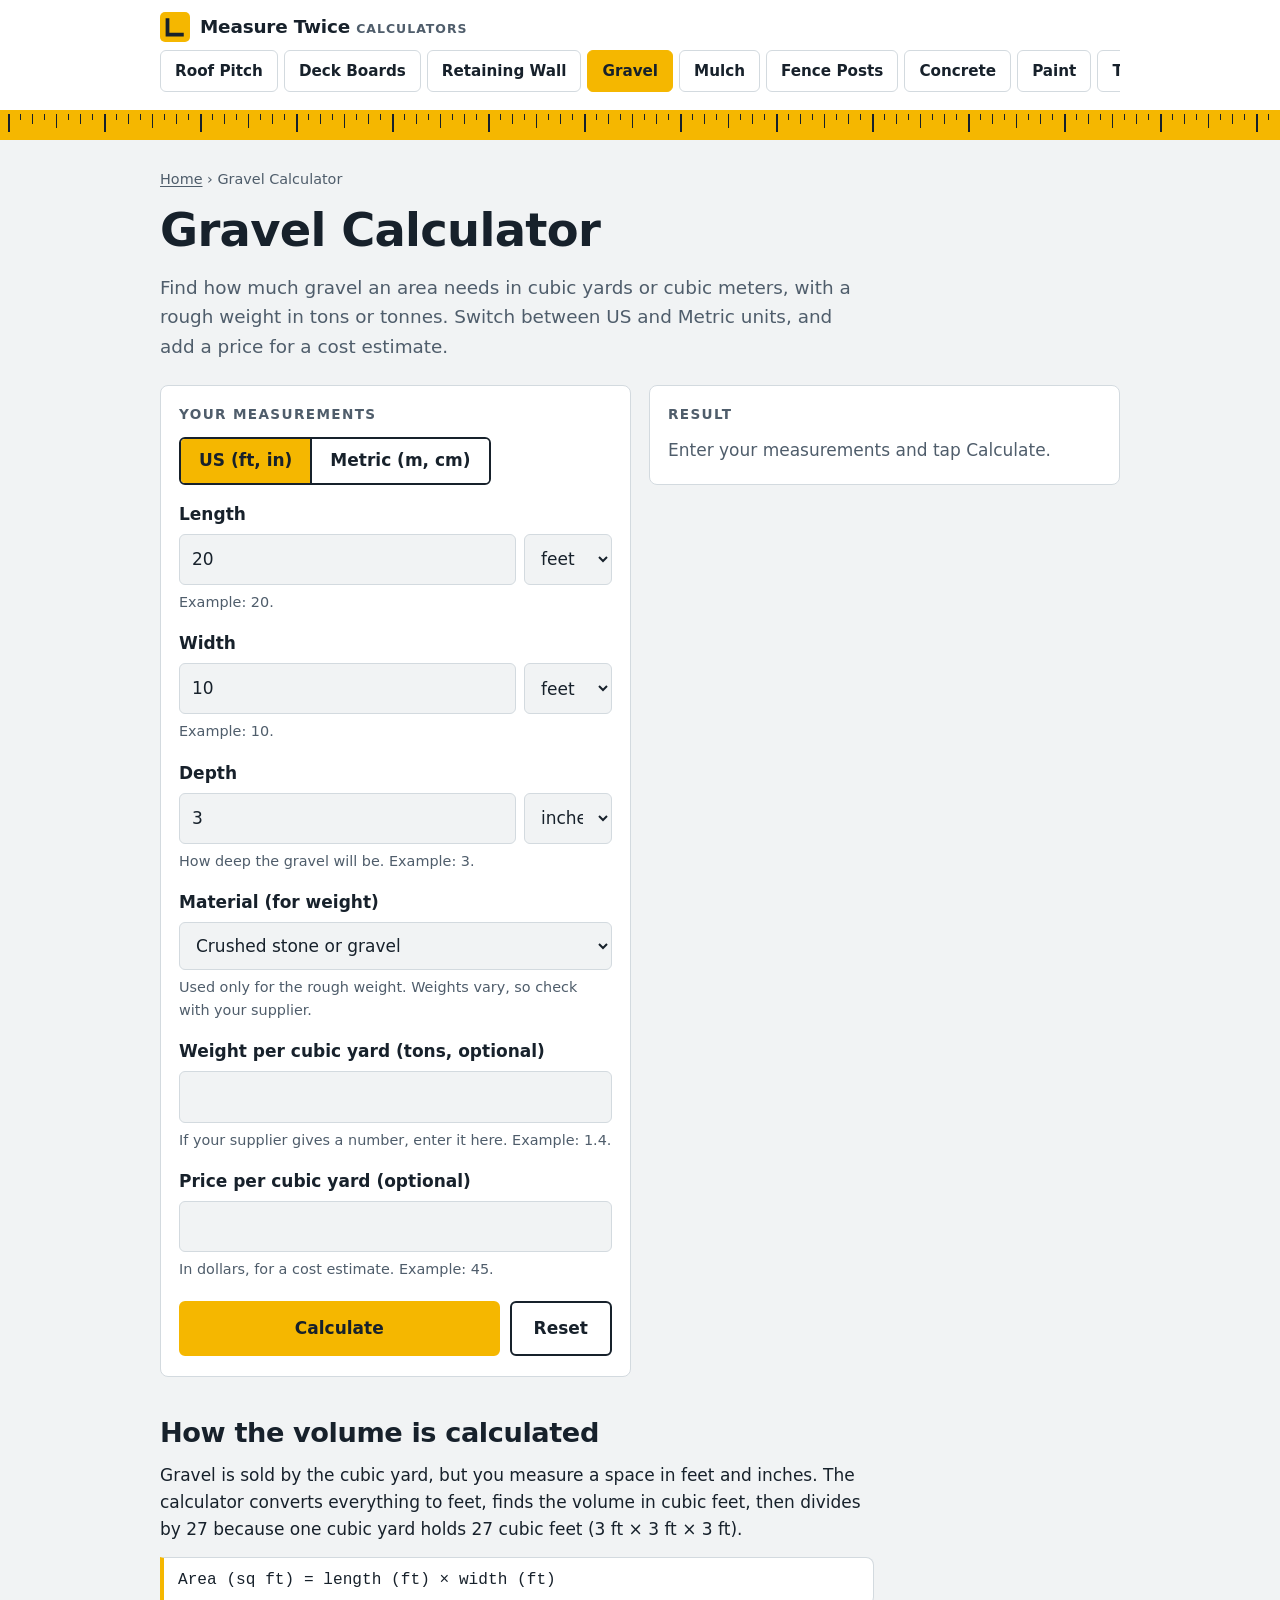
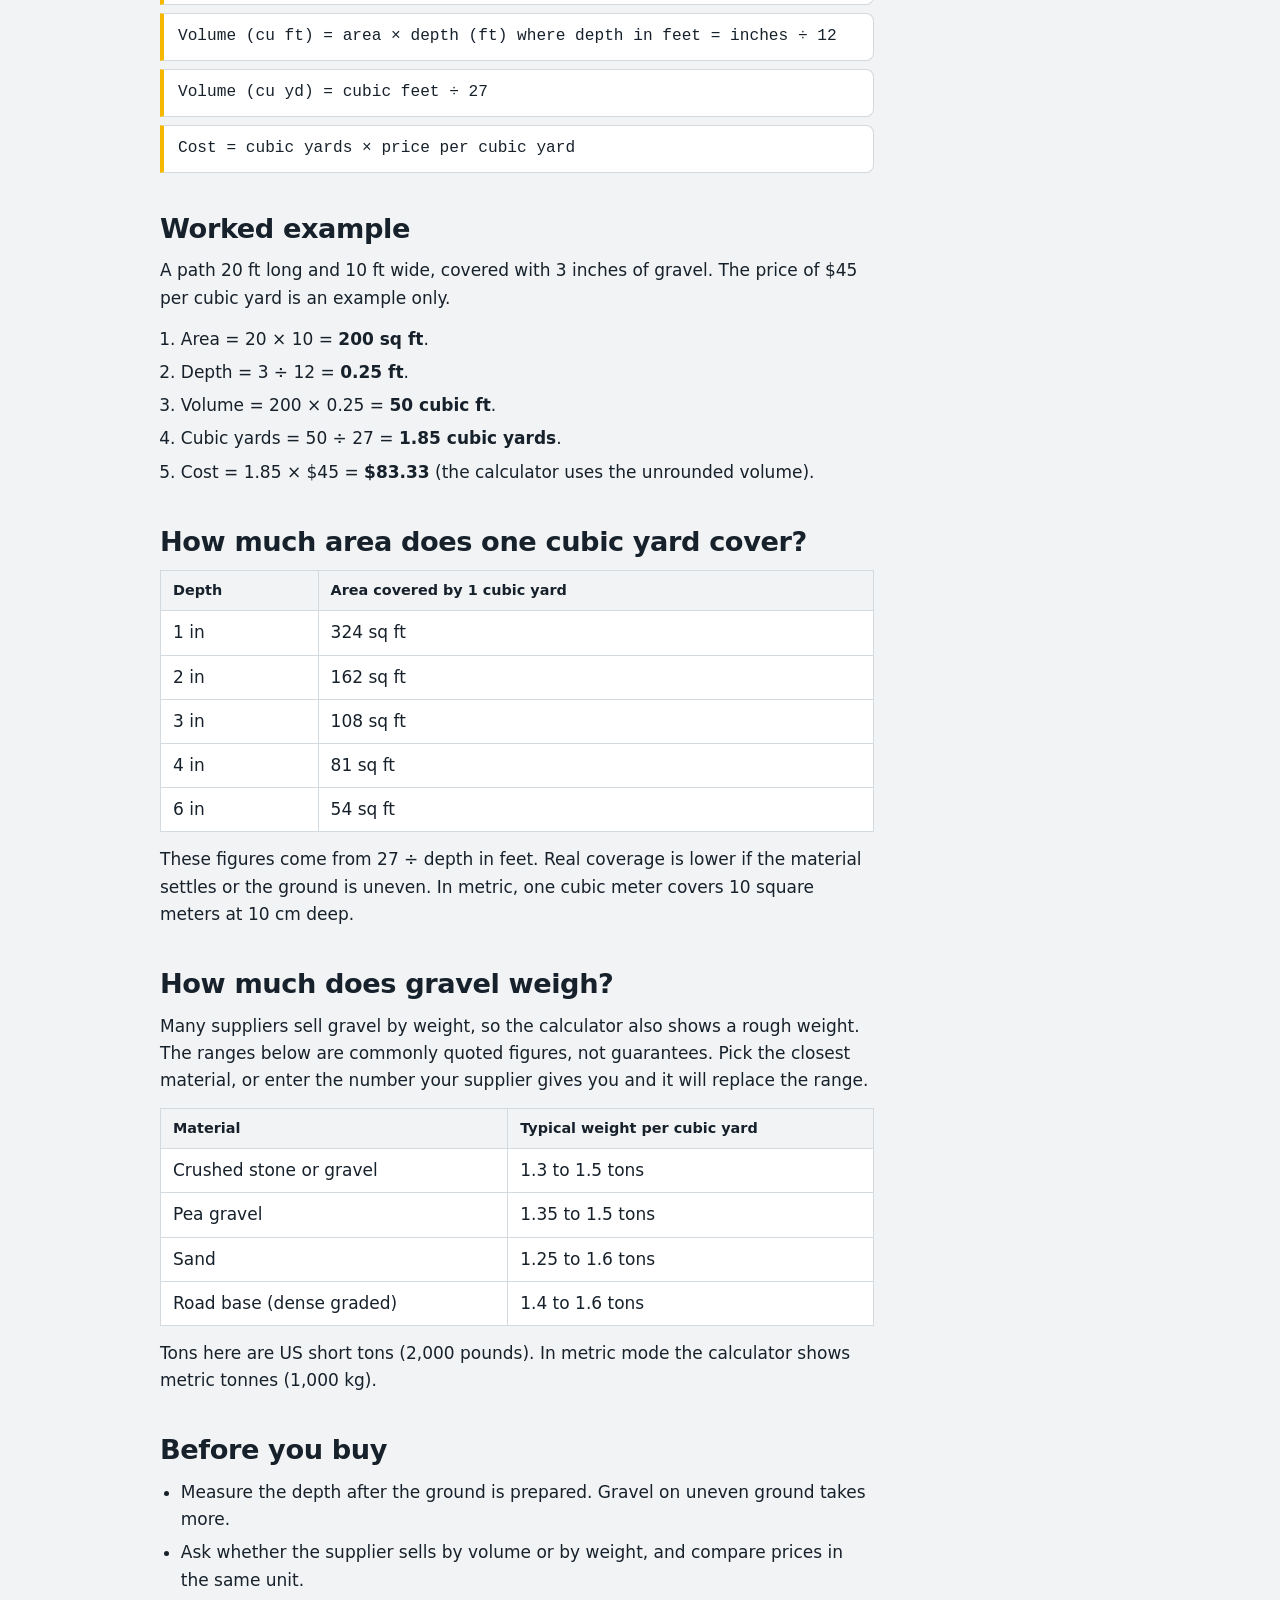
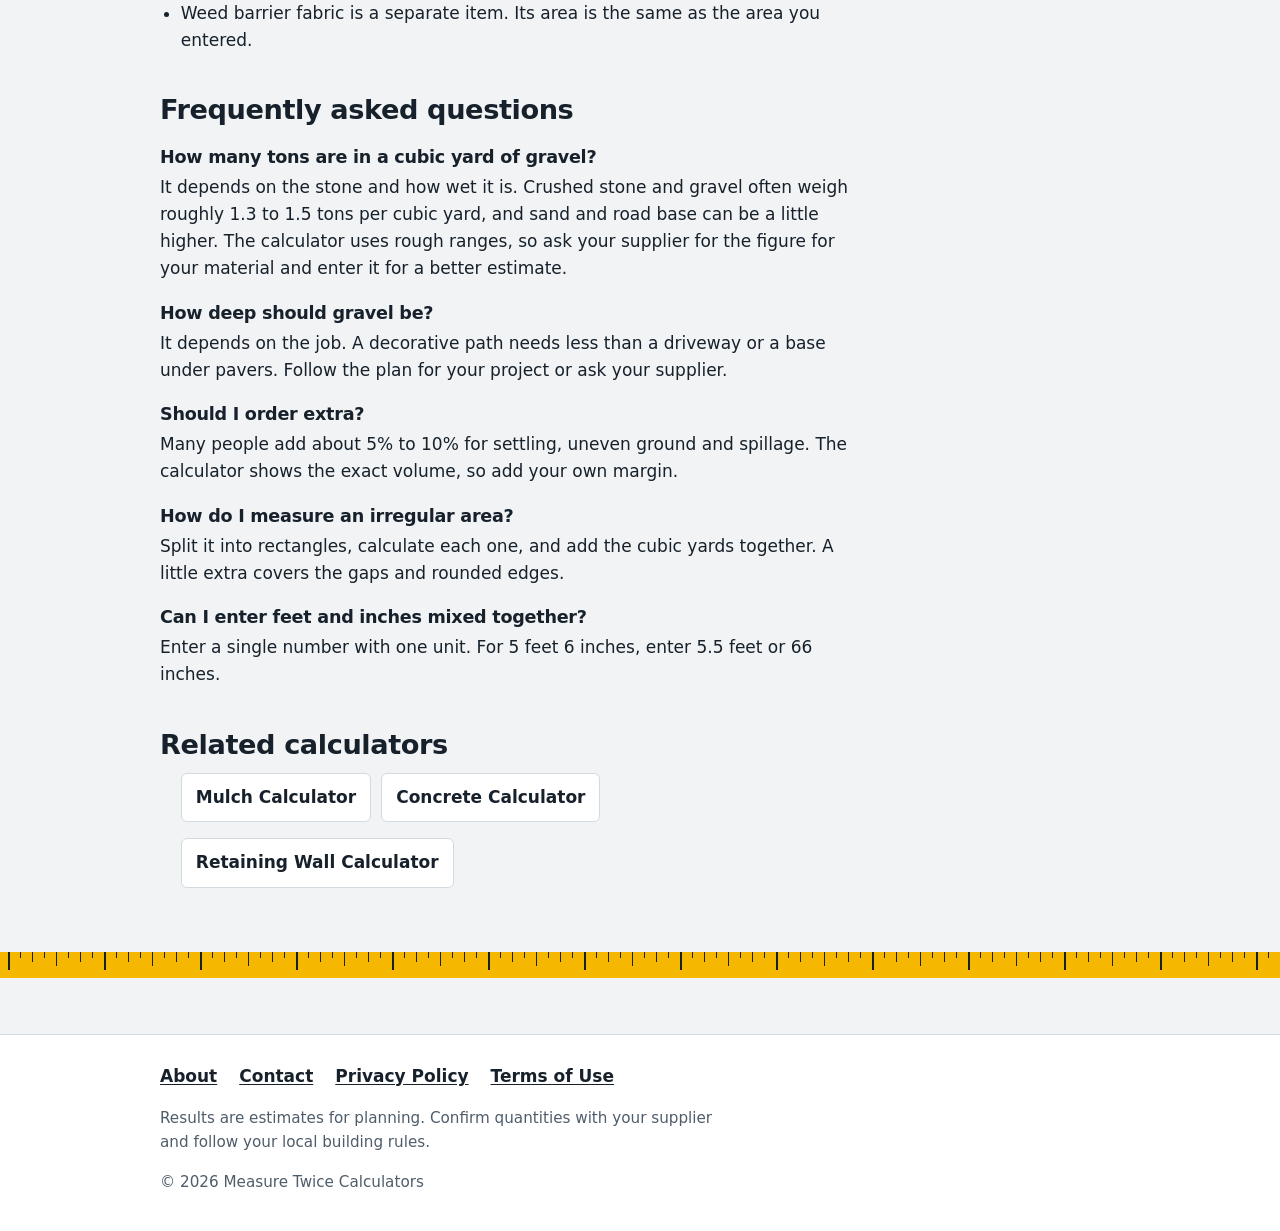
<file: gravel-calculator.html>
<!DOCTYPE html>
<html lang="en-US">
<head>
<meta charset="utf-8">
<meta name="viewport" content="width=device-width, initial-scale=1">
<title>Gravel Calculator: Cubic Yards, Tons and Cost</title>
<meta name="description" content="Calculate gravel in cubic yards and cubic feet from length, width and depth. Add a price per cubic yard for cost. Includes a coverage chart and formula.">
<link rel="canonical" href="https://prabaly696-eng.github.io/measure-twice/gravel-calculator.html">
<meta name="theme-color" content="#F5B700">
<meta property="og:type" content="website">
<meta property="og:site_name" content="Measure Twice">
<meta property="og:title" content="Gravel Calculator: Cubic Yards, Tons and Cost">
<meta property="og:description" content="Calculate gravel in cubic yards and cubic feet from length, width and depth. Add a price per cubic yard for cost. Includes a coverage chart and formula.">
<meta property="og:url" content="https://prabaly696-eng.github.io/measure-twice/gravel-calculator.html">
<meta name="twitter:card" content="summary">
<script type="application/ld+json">{"@context":"https://schema.org","@type":"BreadcrumbList","itemListElement":[{"@type":"ListItem","position":1,"name":"Measure Twice","item":"https://prabaly696-eng.github.io/measure-twice/"},{"@type":"ListItem","position":2,"name":"Gravel Calculator","item":"https://prabaly696-eng.github.io/measure-twice/gravel-calculator.html"}]}</script>

<link rel="icon" href="favicon.svg" type="image/svg+xml">
<link rel="stylesheet" href="style.css">
<!-- PLACEHOLDER (Google Search Console): after Google gives you a verification meta tag, paste it on the next line in index.html only. -->
<!-- PLACEHOLDER (Google AdSense): only after Google approves this site, paste the AdSense script here. Do not add ad code before approval. -->
</head>
<body>
<a class="skip" href="#main">Skip to content</a>
<header class="site-header">
  <div class="wrap header-inner">
    <a class="brand" href="index.html"><svg class="brand-mark" viewBox="0 0 24 24" aria-hidden="true"><rect width="24" height="24" rx="4" fill="#F5B700"/><path d="M6 5v13h13" fill="none" stroke="#17212B" stroke-width="3"/></svg><span>Measure Twice <small>Calculators</small></span></a>
    <nav aria-label="Calculators"><ul><li><a href="roof-pitch-calculator.html">Roof Pitch</a></li><li><a href="deck-material-calculator.html">Deck Boards</a></li><li><a href="retaining-wall-calculator.html">Retaining Wall</a></li><li><a href="gravel-calculator.html" aria-current="page">Gravel</a></li><li><a href="mulch-calculator.html">Mulch</a></li><li><a href="fence-post-calculator.html">Fence Posts</a></li><li><a href="concrete-calculator.html">Concrete</a></li><li><a href="paint-calculator.html">Paint</a></li><li><a href="flooring-tile-calculator.html">Tile and Flooring</a></li></ul></nav>
  </div>
</header>
<div class="tape" aria-hidden="true"></div>
<main id="main">
<div class="wrap">
<p class="crumbs"><a href="index.html">Home</a> &rsaquo; Gravel Calculator</p>
<h1>Gravel Calculator</h1>
<p class="lede">Find how much gravel an area needs in cubic yards or cubic meters, with a rough weight in tons or tonnes. Switch between US and Metric units, and add a price for a cost estimate.</p>

<div class="calc-grid">
  <div class="panel">
    <h2 class="panel-title">Your measurements</h2>
    <div class="units" role="group" aria-label="Units">
      <button type="button" data-sys="us" aria-pressed="true">US (ft, in)</button>
      <button type="button" data-sys="metric" aria-pressed="false">Metric (m, cm)</button>
    </div>
    <form id="calc-form" novalidate>
    <div class="fields">
    <div class="field" data-spec='{"us":{"label":"Length","value":"20","hint":"Example: 20.","units":[["ft","feet"],["in","inches"]],"unit":"ft"},"metric":{"label":"Length","value":"6","hint":"Example: 6.","units":[["m","meters"],["cm","centimeters"]],"unit":"m"}}'>
      <label for="length">Length</label>
      <div class="input-row">
        <input id="length" name="length" data-main type="text" inputmode="decimal" autocomplete="off" value="20" aria-describedby="length-hint">
        <select id="lengthUnit" name="lengthUnit" data-unit aria-label="Unit for length"><option value="ft" selected>feet</option><option value="in">inches</option></select>
      </div>
      <p class="hint" id="length-hint">Example: 20.</p>
    </div><div class="field" data-spec='{"us":{"label":"Width","value":"10","hint":"Example: 10.","units":[["ft","feet"],["in","inches"]],"unit":"ft"},"metric":{"label":"Width","value":"3","hint":"Example: 3.","units":[["m","meters"],["cm","centimeters"]],"unit":"m"}}'>
      <label for="width">Width</label>
      <div class="input-row">
        <input id="width" name="width" data-main type="text" inputmode="decimal" autocomplete="off" value="10" aria-describedby="width-hint">
        <select id="widthUnit" name="widthUnit" data-unit aria-label="Unit for width"><option value="ft" selected>feet</option><option value="in">inches</option></select>
      </div>
      <p class="hint" id="width-hint">Example: 10.</p>
    </div><div class="field" data-spec='{"us":{"label":"Depth","value":"3","hint":"How deep the gravel will be. Example: 3.","units":[["in","inches"],["ft","feet"]],"unit":"in"},"metric":{"label":"Depth","value":"8","hint":"How deep the gravel will be. Example: 8.","units":[["cm","centimeters"],["m","meters"]],"unit":"cm"}}'>
      <label for="depth">Depth</label>
      <div class="input-row">
        <input id="depth" name="depth" data-main type="text" inputmode="decimal" autocomplete="off" value="3" aria-describedby="depth-hint">
        <select id="depthUnit" name="depthUnit" data-unit aria-label="Unit for depth"><option value="in" selected>inches</option><option value="ft">feet</option></select>
      </div>
      <p class="hint" id="depth-hint">How deep the gravel will be. Example: 3.</p>
    </div><div class="field">
      <label for="material">Material (for weight)</label>
      <select id="material" name="material" aria-describedby="material-hint"><option value="stone" selected>Crushed stone or gravel</option><option value="pea">Pea gravel</option><option value="sand">Sand</option><option value="base">Road base (dense graded)</option></select>
      <p class="hint" id="material-hint">Used only for the rough weight. Weights vary, so check with your supplier.</p>
    </div><div class="field" data-spec='{"us":{"label":"Weight per cubic yard (tons, optional)","value":"","hint":"If your supplier gives a number, enter it here. Example: 1.4."},"metric":{"label":"Weight per cubic meter (tonnes, optional)","value":"","hint":"If your supplier gives a number, enter it here. Example: 1.7."}}'>
      <label for="density">Weight per cubic yard (tons, optional)</label>
      <input id="density" name="density" data-main type="text" inputmode="decimal" autocomplete="off" value="" aria-describedby="density-hint">
      <p class="hint" id="density-hint">If your supplier gives a number, enter it here. Example: 1.4.</p>
    </div><div class="field" data-spec='{"us":{"label":"Price per cubic yard (optional)","value":"","hint":"In dollars, for a cost estimate. Example: 45."},"metric":{"label":"Price per cubic meter (optional)","value":"","hint":"In your own currency, for a cost estimate. Example: 40."}}'>
      <label for="price">Price per cubic yard (optional)</label>
      <input id="price" name="price" data-main type="text" inputmode="decimal" autocomplete="off" value="" aria-describedby="price-hint">
      <p class="hint" id="price-hint">In dollars, for a cost estimate. Example: 45.</p>
    </div>
    </div>
    <div class="buttons">
      <button type="submit" class="btn btn-primary">Calculate</button>
      <button type="reset" class="btn btn-secondary">Reset</button>
    </div>
    </form>
  </div>
  <div class="panel result-panel">
    <h2 class="panel-title">Result</h2>
    <div id="errors" class="errors" role="alert" hidden></div>
    <div id="result" role="status" aria-live="polite"><p class="empty">Enter your measurements and tap Calculate.</p></div>
  </div>
</div>

<!-- AD SLOT (PLACEHOLDER): after AdSense approves this site, paste an ad unit here, below the calculator and its result.
     Keep ads away from the Calculate and Reset buttons. Do not add ad code before approval. -->

<div class="prose">
<h2>How the volume is calculated</h2>
<p>Gravel is sold by the cubic yard, but you measure a space in feet and inches. The calculator converts everything to feet, finds the volume in cubic feet, then divides by 27 because one cubic yard holds 27 cubic feet (3 ft &times; 3 ft &times; 3 ft).</p>
<span class="formula">Area (sq ft) = length (ft) &times; width (ft)</span>
<span class="formula">Volume (cu ft) = area &times; depth (ft)    where depth in feet = inches &divide; 12</span>
<span class="formula">Volume (cu yd) = cubic feet &divide; 27</span>
<span class="formula">Cost = cubic yards &times; price per cubic yard</span>

<h2>Worked example</h2>
<p>A path 20 ft long and 10 ft wide, covered with 3 inches of gravel. The price of $45 per cubic yard is an example only.</p>
<ol><li>Area = 20 &times; 10 = <strong>200 sq ft</strong>.</li><li>Depth = 3 &divide; 12 = <strong>0.25 ft</strong>.</li><li>Volume = 200 &times; 0.25 = <strong>50 cubic ft</strong>.</li><li>Cubic yards = 50 &divide; 27 = <strong>1.85 cubic yards</strong>.</li><li>Cost = 1.85 &times; $45 = <strong>$83.33</strong> (the calculator uses the unrounded volume).</li></ol>

<h2>How much area does one cubic yard cover?</h2>
<div class="table-wrap"><table>
<thead><tr><th>Depth</th><th>Area covered by 1 cubic yard</th></tr></thead>
<tbody><tr><td>1 in</td><td>324 sq ft</td></tr><tr><td>2 in</td><td>162 sq ft</td></tr><tr><td>3 in</td><td>108 sq ft</td></tr><tr><td>4 in</td><td>81 sq ft</td></tr><tr><td>6 in</td><td>54 sq ft</td></tr></tbody>
</table></div>
<p>These figures come from 27 &divide; depth in feet. Real coverage is lower if the material settles or the ground is uneven. In metric, one cubic meter covers 10 square meters at 10 cm deep.</p>

<h2>How much does gravel weigh?</h2>
<p>Many suppliers sell gravel by weight, so the calculator also shows a rough weight. The ranges below are commonly quoted figures, not guarantees. Pick the closest material, or enter the number your supplier gives you and it will replace the range.</p>
<div class="table-wrap"><table>
<thead><tr><th>Material</th><th>Typical weight per cubic yard</th></tr></thead>
<tbody><tr><td>Crushed stone or gravel</td><td>1.3 to 1.5 tons</td></tr><tr><td>Pea gravel</td><td>1.35 to 1.5 tons</td></tr><tr><td>Sand</td><td>1.25 to 1.6 tons</td></tr><tr><td>Road base (dense graded)</td><td>1.4 to 1.6 tons</td></tr></tbody>
</table></div>
<p>Tons here are US short tons (2,000 pounds). In metric mode the calculator shows metric tonnes (1,000 kg).</p>

<h2>Before you buy</h2>
<ul><li>Measure the depth after the ground is prepared. Gravel on uneven ground takes more.</li><li>Ask whether the supplier sells by volume or by weight, and compare prices in the same unit.</li><li>Weed barrier fabric is a separate item. Its area is the same as the area you entered.</li></ul>

<h2>Frequently asked questions</h2>
<div class="faq">
<h3>How many tons are in a cubic yard of gravel?</h3>
<p>It depends on the stone and how wet it is. Crushed stone and gravel often weigh roughly 1.3 to 1.5 tons per cubic yard, and sand and road base can be a little higher. The calculator uses rough ranges, so ask your supplier for the figure for your material and enter it for a better estimate.</p>
<h3>How deep should gravel be?</h3>
<p>It depends on the job. A decorative path needs less than a driveway or a base under pavers. Follow the plan for your project or ask your supplier.</p>
<h3>Should I order extra?</h3>
<p>Many people add about 5% to 10% for settling, uneven ground and spillage. The calculator shows the exact volume, so add your own margin.</p>
<h3>How do I measure an irregular area?</h3>
<p>Split it into rectangles, calculate each one, and add the cubic yards together. A little extra covers the gaps and rounded edges.</p>
<h3>Can I enter feet and inches mixed together?</h3>
<p>Enter a single number with one unit. For 5 feet 6 inches, enter 5.5 feet or 66 inches.</p>
</div>

<h2>Related calculators</h2>
<ul class="related"><li><a href="mulch-calculator.html">Mulch Calculator</a></li><li><a href="concrete-calculator.html">Concrete Calculator</a></li><li><a href="retaining-wall-calculator.html">Retaining Wall Calculator</a></li></ul>
</div>
</div>
</main>
<div class="tape" aria-hidden="true"></div>
<footer class="site-footer">
  <div class="wrap footer-inner">
    <ul aria-label="About this site">
      <li><a href="about.html">About</a></li>
      <li><a href="contact.html">Contact</a></li>
      <li><a href="privacy.html">Privacy Policy</a></li>
      <li><a href="terms.html">Terms of Use</a></li>
    </ul>
    <p>Results are estimates for planning. Confirm quantities with your supplier and follow your local building rules.</p>
    <p>&copy; 2026 Measure Twice Calculators</p>
  </div>
</footer>
<script src="main.js" defer></script>
<script src="gravel.js" defer></script>
</body>
</html>
</file>
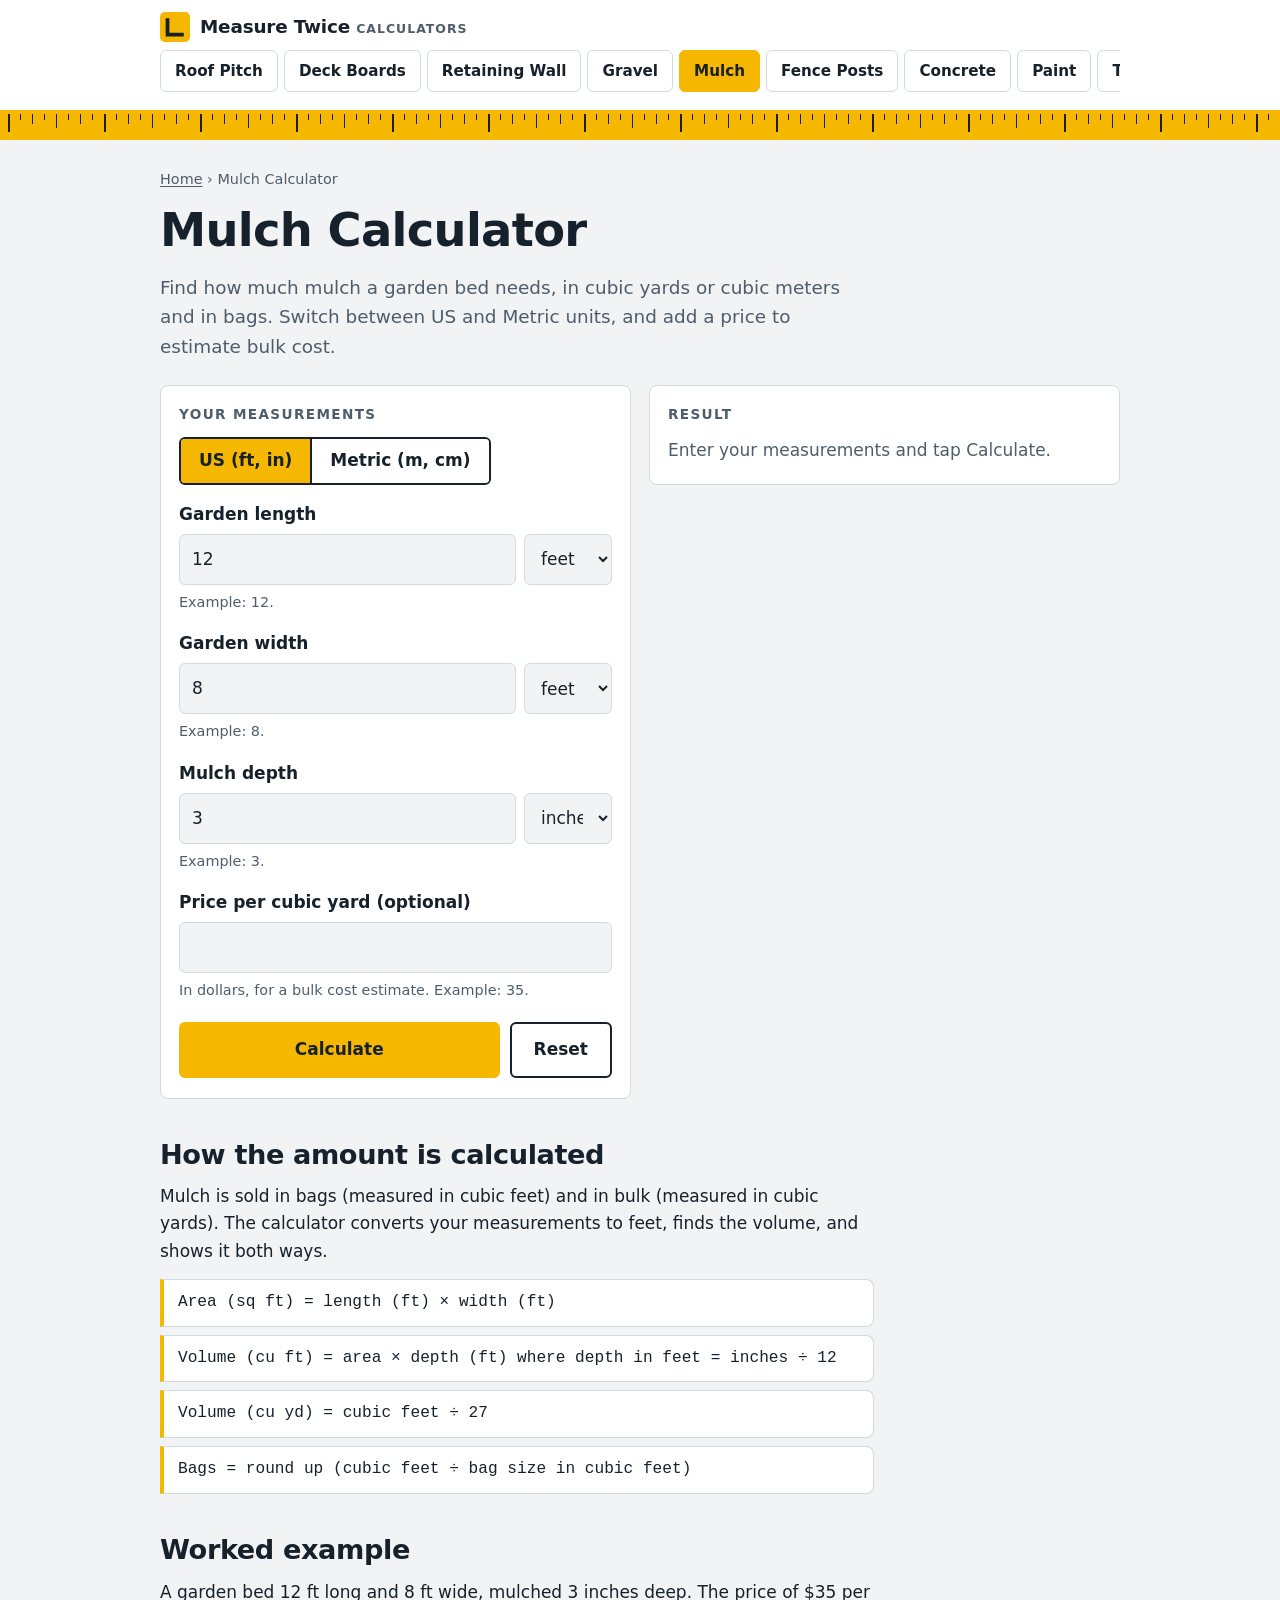
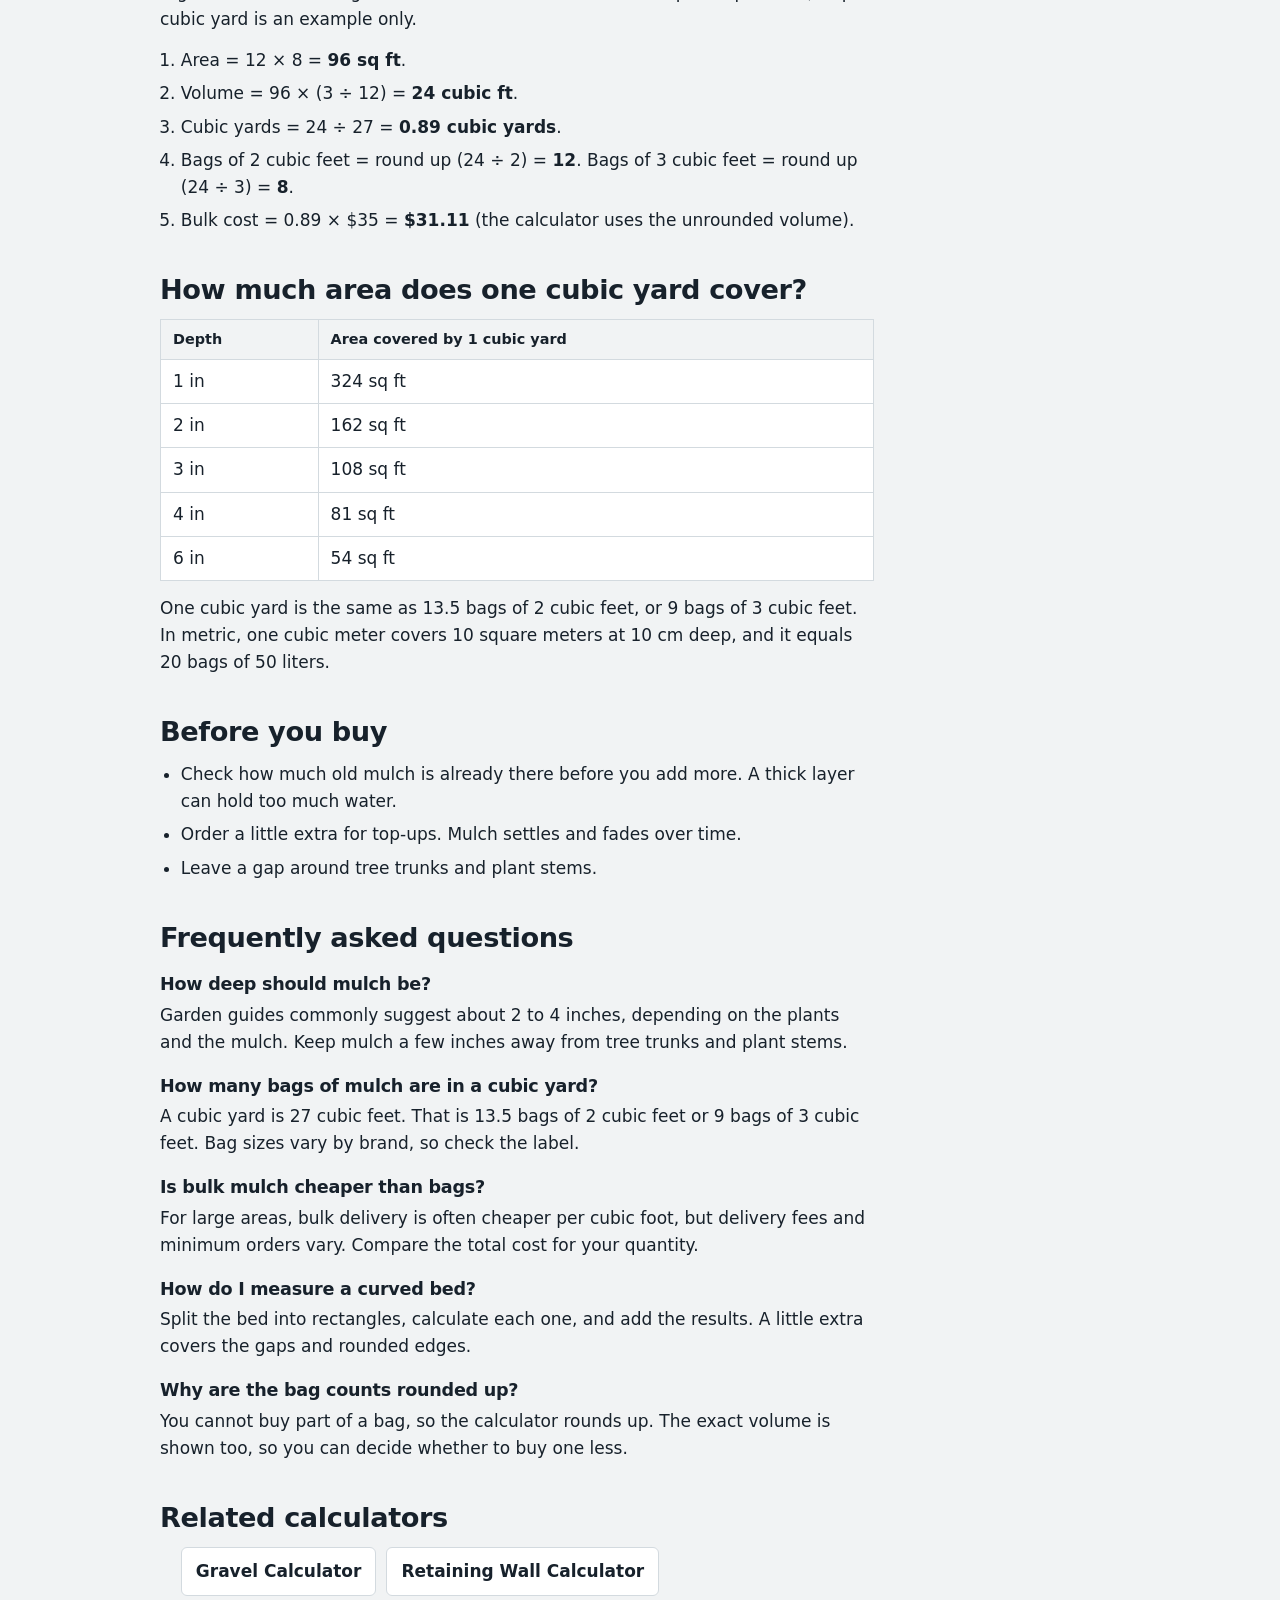
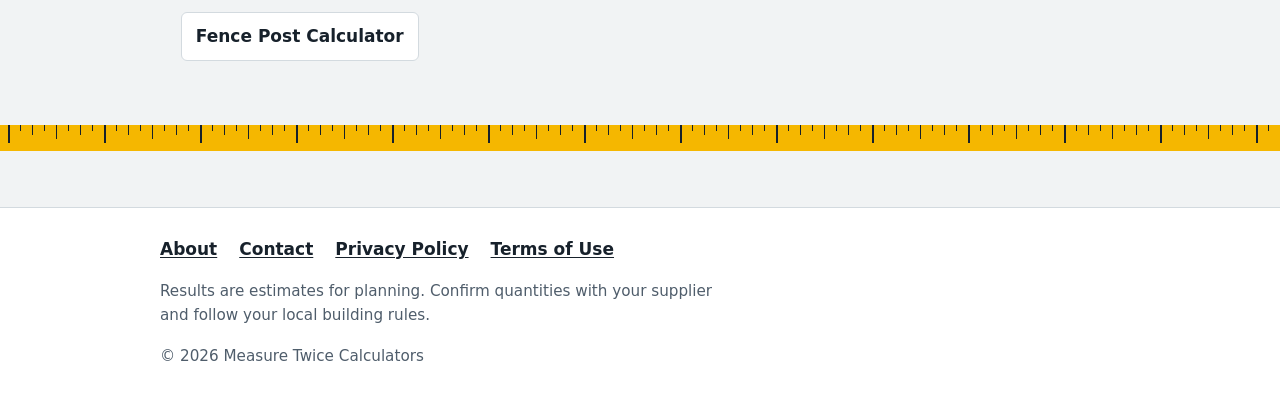
<file: mulch-calculator.html>
<!DOCTYPE html>
<html lang="en-US">
<head>
<meta charset="utf-8">
<meta name="viewport" content="width=device-width, initial-scale=1">
<title>Mulch Calculator: Cubic Yards, Bags and Cost</title>
<meta name="description" content="Find how many cubic yards or bags of mulch you need from area and depth. Add a price for cost. Includes a coverage chart, formula and worked example.">
<link rel="canonical" href="https://prabaly696-eng.github.io/measure-twice/mulch-calculator.html">
<meta name="theme-color" content="#F5B700">
<meta property="og:type" content="website">
<meta property="og:site_name" content="Measure Twice">
<meta property="og:title" content="Mulch Calculator: Cubic Yards, Bags and Cost">
<meta property="og:description" content="Find how many cubic yards or bags of mulch you need from area and depth. Add a price for cost. Includes a coverage chart, formula and worked example.">
<meta property="og:url" content="https://prabaly696-eng.github.io/measure-twice/mulch-calculator.html">
<meta name="twitter:card" content="summary">
<script type="application/ld+json">{"@context":"https://schema.org","@type":"BreadcrumbList","itemListElement":[{"@type":"ListItem","position":1,"name":"Measure Twice","item":"https://prabaly696-eng.github.io/measure-twice/"},{"@type":"ListItem","position":2,"name":"Mulch Calculator","item":"https://prabaly696-eng.github.io/measure-twice/mulch-calculator.html"}]}</script>

<link rel="icon" href="favicon.svg" type="image/svg+xml">
<link rel="stylesheet" href="style.css">
<!-- PLACEHOLDER (Google Search Console): after Google gives you a verification meta tag, paste it on the next line in index.html only. -->
<!-- PLACEHOLDER (Google AdSense): only after Google approves this site, paste the AdSense script here. Do not add ad code before approval. -->
</head>
<body>
<a class="skip" href="#main">Skip to content</a>
<header class="site-header">
  <div class="wrap header-inner">
    <a class="brand" href="index.html"><svg class="brand-mark" viewBox="0 0 24 24" aria-hidden="true"><rect width="24" height="24" rx="4" fill="#F5B700"/><path d="M6 5v13h13" fill="none" stroke="#17212B" stroke-width="3"/></svg><span>Measure Twice <small>Calculators</small></span></a>
    <nav aria-label="Calculators"><ul><li><a href="roof-pitch-calculator.html">Roof Pitch</a></li><li><a href="deck-material-calculator.html">Deck Boards</a></li><li><a href="retaining-wall-calculator.html">Retaining Wall</a></li><li><a href="gravel-calculator.html">Gravel</a></li><li><a href="mulch-calculator.html" aria-current="page">Mulch</a></li><li><a href="fence-post-calculator.html">Fence Posts</a></li><li><a href="concrete-calculator.html">Concrete</a></li><li><a href="paint-calculator.html">Paint</a></li><li><a href="flooring-tile-calculator.html">Tile and Flooring</a></li></ul></nav>
  </div>
</header>
<div class="tape" aria-hidden="true"></div>
<main id="main">
<div class="wrap">
<p class="crumbs"><a href="index.html">Home</a> &rsaquo; Mulch Calculator</p>
<h1>Mulch Calculator</h1>
<p class="lede">Find how much mulch a garden bed needs, in cubic yards or cubic meters and in bags. Switch between US and Metric units, and add a price to estimate bulk cost.</p>

<div class="calc-grid">
  <div class="panel">
    <h2 class="panel-title">Your measurements</h2>
    <div class="units" role="group" aria-label="Units">
      <button type="button" data-sys="us" aria-pressed="true">US (ft, in)</button>
      <button type="button" data-sys="metric" aria-pressed="false">Metric (m, cm)</button>
    </div>
    <form id="calc-form" novalidate>
    <div class="fields">
    <div class="field" data-spec='{"us":{"label":"Garden length","value":"12","hint":"Example: 12.","units":[["ft","feet"],["in","inches"]],"unit":"ft"},"metric":{"label":"Garden length","value":"4","hint":"Example: 4.","units":[["m","meters"],["cm","centimeters"]],"unit":"m"}}'>
      <label for="length">Garden length</label>
      <div class="input-row">
        <input id="length" name="length" data-main type="text" inputmode="decimal" autocomplete="off" value="12" aria-describedby="length-hint">
        <select id="lengthUnit" name="lengthUnit" data-unit aria-label="Unit for garden length"><option value="ft" selected>feet</option><option value="in">inches</option></select>
      </div>
      <p class="hint" id="length-hint">Example: 12.</p>
    </div><div class="field" data-spec='{"us":{"label":"Garden width","value":"8","hint":"Example: 8.","units":[["ft","feet"],["in","inches"]],"unit":"ft"},"metric":{"label":"Garden width","value":"2.5","hint":"Example: 2.5.","units":[["m","meters"],["cm","centimeters"]],"unit":"m"}}'>
      <label for="width">Garden width</label>
      <div class="input-row">
        <input id="width" name="width" data-main type="text" inputmode="decimal" autocomplete="off" value="8" aria-describedby="width-hint">
        <select id="widthUnit" name="widthUnit" data-unit aria-label="Unit for garden width"><option value="ft" selected>feet</option><option value="in">inches</option></select>
      </div>
      <p class="hint" id="width-hint">Example: 8.</p>
    </div><div class="field" data-spec='{"us":{"label":"Mulch depth","value":"3","hint":"Example: 3.","units":[["in","inches"],["ft","feet"]],"unit":"in"},"metric":{"label":"Mulch depth","value":"7","hint":"Example: 7.","units":[["cm","centimeters"],["m","meters"]],"unit":"cm"}}'>
      <label for="depth">Mulch depth</label>
      <div class="input-row">
        <input id="depth" name="depth" data-main type="text" inputmode="decimal" autocomplete="off" value="3" aria-describedby="depth-hint">
        <select id="depthUnit" name="depthUnit" data-unit aria-label="Unit for mulch depth"><option value="in" selected>inches</option><option value="ft">feet</option></select>
      </div>
      <p class="hint" id="depth-hint">Example: 3.</p>
    </div><div class="field" data-spec='{"us":{"label":"Price per cubic yard (optional)","value":"","hint":"In dollars, for a bulk cost estimate. Example: 35."},"metric":{"label":"Price per cubic meter (optional)","value":"","hint":"In your own currency, for a bulk cost estimate. Example: 40."}}'>
      <label for="price">Price per cubic yard (optional)</label>
      <input id="price" name="price" data-main type="text" inputmode="decimal" autocomplete="off" value="" aria-describedby="price-hint">
      <p class="hint" id="price-hint">In dollars, for a bulk cost estimate. Example: 35.</p>
    </div>
    </div>
    <div class="buttons">
      <button type="submit" class="btn btn-primary">Calculate</button>
      <button type="reset" class="btn btn-secondary">Reset</button>
    </div>
    </form>
  </div>
  <div class="panel result-panel">
    <h2 class="panel-title">Result</h2>
    <div id="errors" class="errors" role="alert" hidden></div>
    <div id="result" role="status" aria-live="polite"><p class="empty">Enter your measurements and tap Calculate.</p></div>
  </div>
</div>

<!-- AD SLOT (PLACEHOLDER): after AdSense approves this site, paste an ad unit here, below the calculator and its result.
     Keep ads away from the Calculate and Reset buttons. Do not add ad code before approval. -->

<div class="prose">
<h2>How the amount is calculated</h2>
<p>Mulch is sold in bags (measured in cubic feet) and in bulk (measured in cubic yards). The calculator converts your measurements to feet, finds the volume, and shows it both ways.</p>
<span class="formula">Area (sq ft) = length (ft) &times; width (ft)</span>
<span class="formula">Volume (cu ft) = area &times; depth (ft)    where depth in feet = inches &divide; 12</span>
<span class="formula">Volume (cu yd) = cubic feet &divide; 27</span>
<span class="formula">Bags = round up (cubic feet &divide; bag size in cubic feet)</span>

<h2>Worked example</h2>
<p>A garden bed 12 ft long and 8 ft wide, mulched 3 inches deep. The price of $35 per cubic yard is an example only.</p>
<ol><li>Area = 12 &times; 8 = <strong>96 sq ft</strong>.</li><li>Volume = 96 &times; (3 &divide; 12) = <strong>24 cubic ft</strong>.</li><li>Cubic yards = 24 &divide; 27 = <strong>0.89 cubic yards</strong>.</li><li>Bags of 2 cubic feet = round up (24 &divide; 2) = <strong>12</strong>. Bags of 3 cubic feet = round up (24 &divide; 3) = <strong>8</strong>.</li><li>Bulk cost = 0.89 &times; $35 = <strong>$31.11</strong> (the calculator uses the unrounded volume).</li></ol>

<h2>How much area does one cubic yard cover?</h2>
<div class="table-wrap"><table>
<thead><tr><th>Depth</th><th>Area covered by 1 cubic yard</th></tr></thead>
<tbody><tr><td>1 in</td><td>324 sq ft</td></tr><tr><td>2 in</td><td>162 sq ft</td></tr><tr><td>3 in</td><td>108 sq ft</td></tr><tr><td>4 in</td><td>81 sq ft</td></tr><tr><td>6 in</td><td>54 sq ft</td></tr></tbody>
</table></div>
<p>One cubic yard is the same as 13.5 bags of 2 cubic feet, or 9 bags of 3 cubic feet. In metric, one cubic meter covers 10 square meters at 10 cm deep, and it equals 20 bags of 50 liters.</p>

<h2>Before you buy</h2>
<ul><li>Check how much old mulch is already there before you add more. A thick layer can hold too much water.</li><li>Order a little extra for top-ups. Mulch settles and fades over time.</li><li>Leave a gap around tree trunks and plant stems.</li></ul>

<h2>Frequently asked questions</h2>
<div class="faq">
<h3>How deep should mulch be?</h3>
<p>Garden guides commonly suggest about 2 to 4 inches, depending on the plants and the mulch. Keep mulch a few inches away from tree trunks and plant stems.</p>
<h3>How many bags of mulch are in a cubic yard?</h3>
<p>A cubic yard is 27 cubic feet. That is 13.5 bags of 2 cubic feet or 9 bags of 3 cubic feet. Bag sizes vary by brand, so check the label.</p>
<h3>Is bulk mulch cheaper than bags?</h3>
<p>For large areas, bulk delivery is often cheaper per cubic foot, but delivery fees and minimum orders vary. Compare the total cost for your quantity.</p>
<h3>How do I measure a curved bed?</h3>
<p>Split the bed into rectangles, calculate each one, and add the results. A little extra covers the gaps and rounded edges.</p>
<h3>Why are the bag counts rounded up?</h3>
<p>You cannot buy part of a bag, so the calculator rounds up. The exact volume is shown too, so you can decide whether to buy one less.</p>
</div>

<h2>Related calculators</h2>
<ul class="related"><li><a href="gravel-calculator.html">Gravel Calculator</a></li><li><a href="retaining-wall-calculator.html">Retaining Wall Calculator</a></li><li><a href="fence-post-calculator.html">Fence Post Calculator</a></li></ul>
</div>
</div>
</main>
<div class="tape" aria-hidden="true"></div>
<footer class="site-footer">
  <div class="wrap footer-inner">
    <ul aria-label="About this site">
      <li><a href="about.html">About</a></li>
      <li><a href="contact.html">Contact</a></li>
      <li><a href="privacy.html">Privacy Policy</a></li>
      <li><a href="terms.html">Terms of Use</a></li>
    </ul>
    <p>Results are estimates for planning. Confirm quantities with your supplier and follow your local building rules.</p>
    <p>&copy; 2026 Measure Twice Calculators</p>
  </div>
</footer>
<script src="main.js" defer></script>
<script src="mulch.js" defer></script>
</body>
</html>
</file>
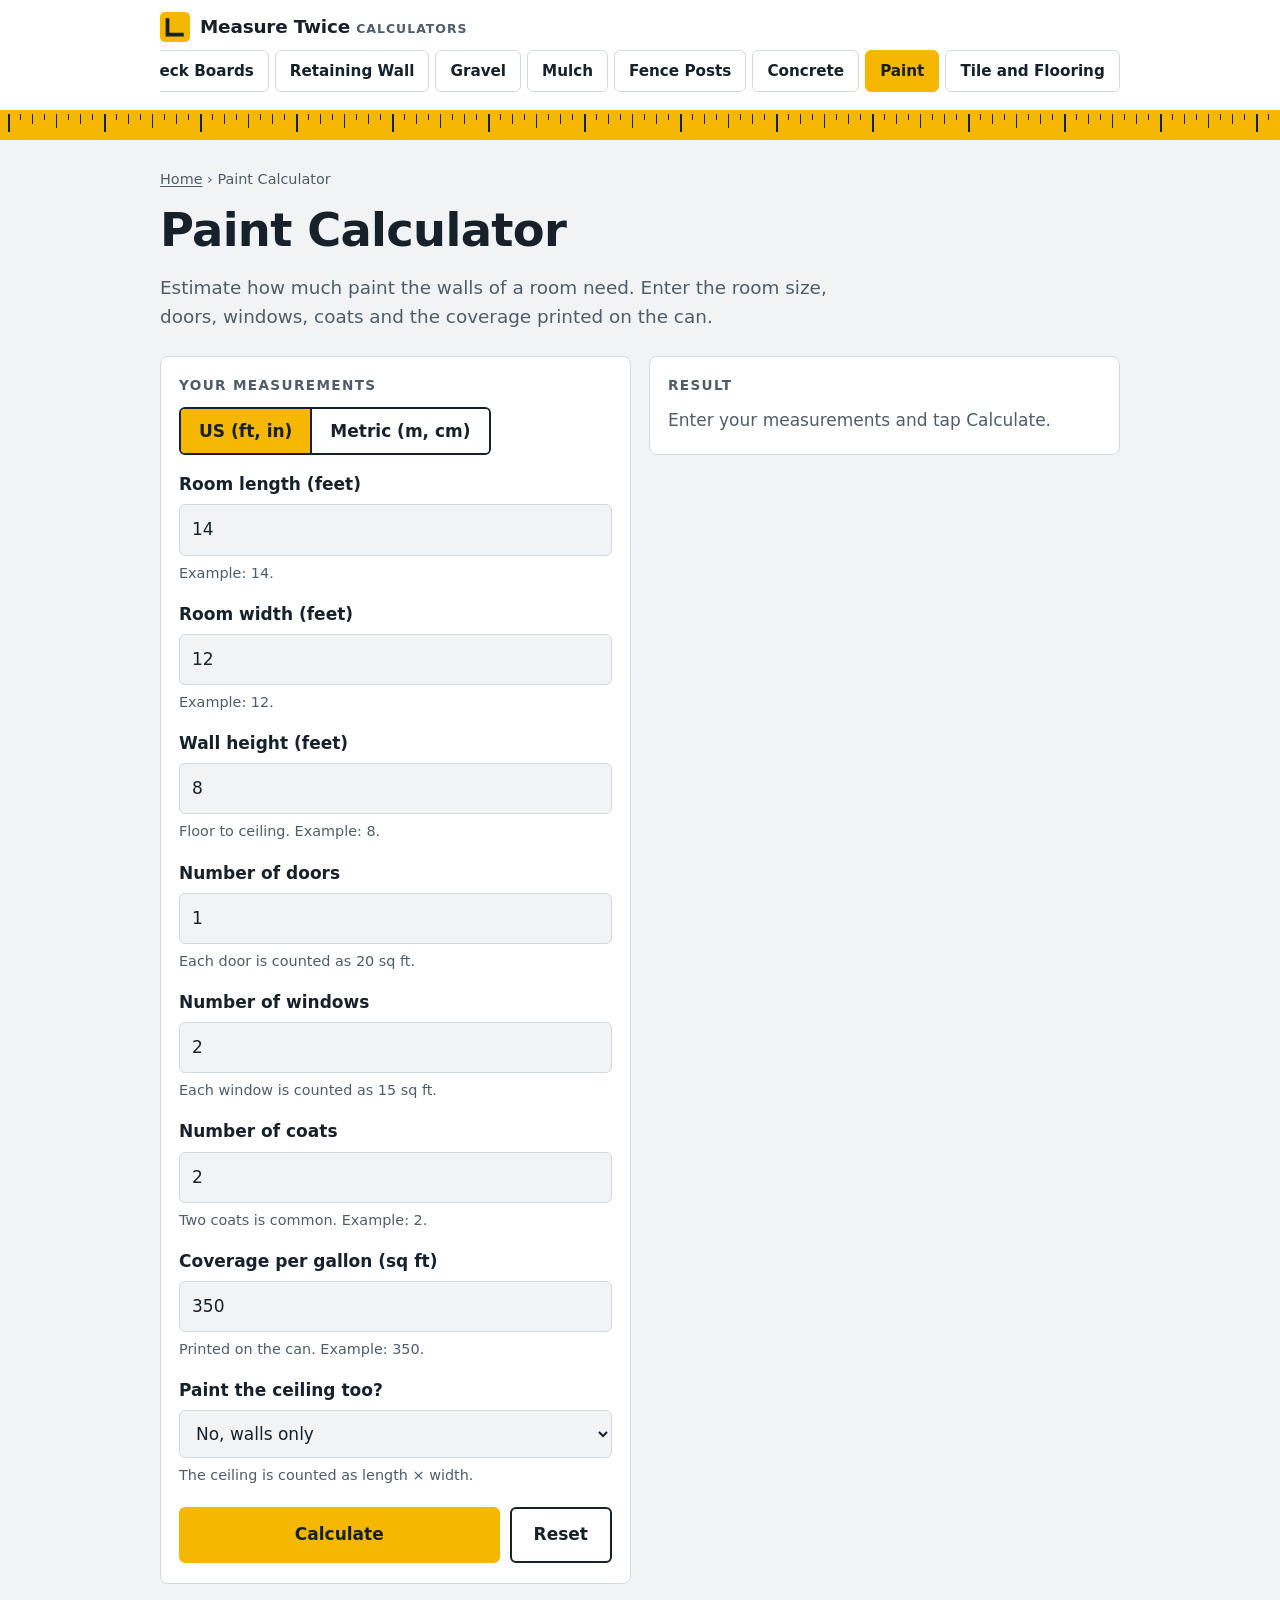
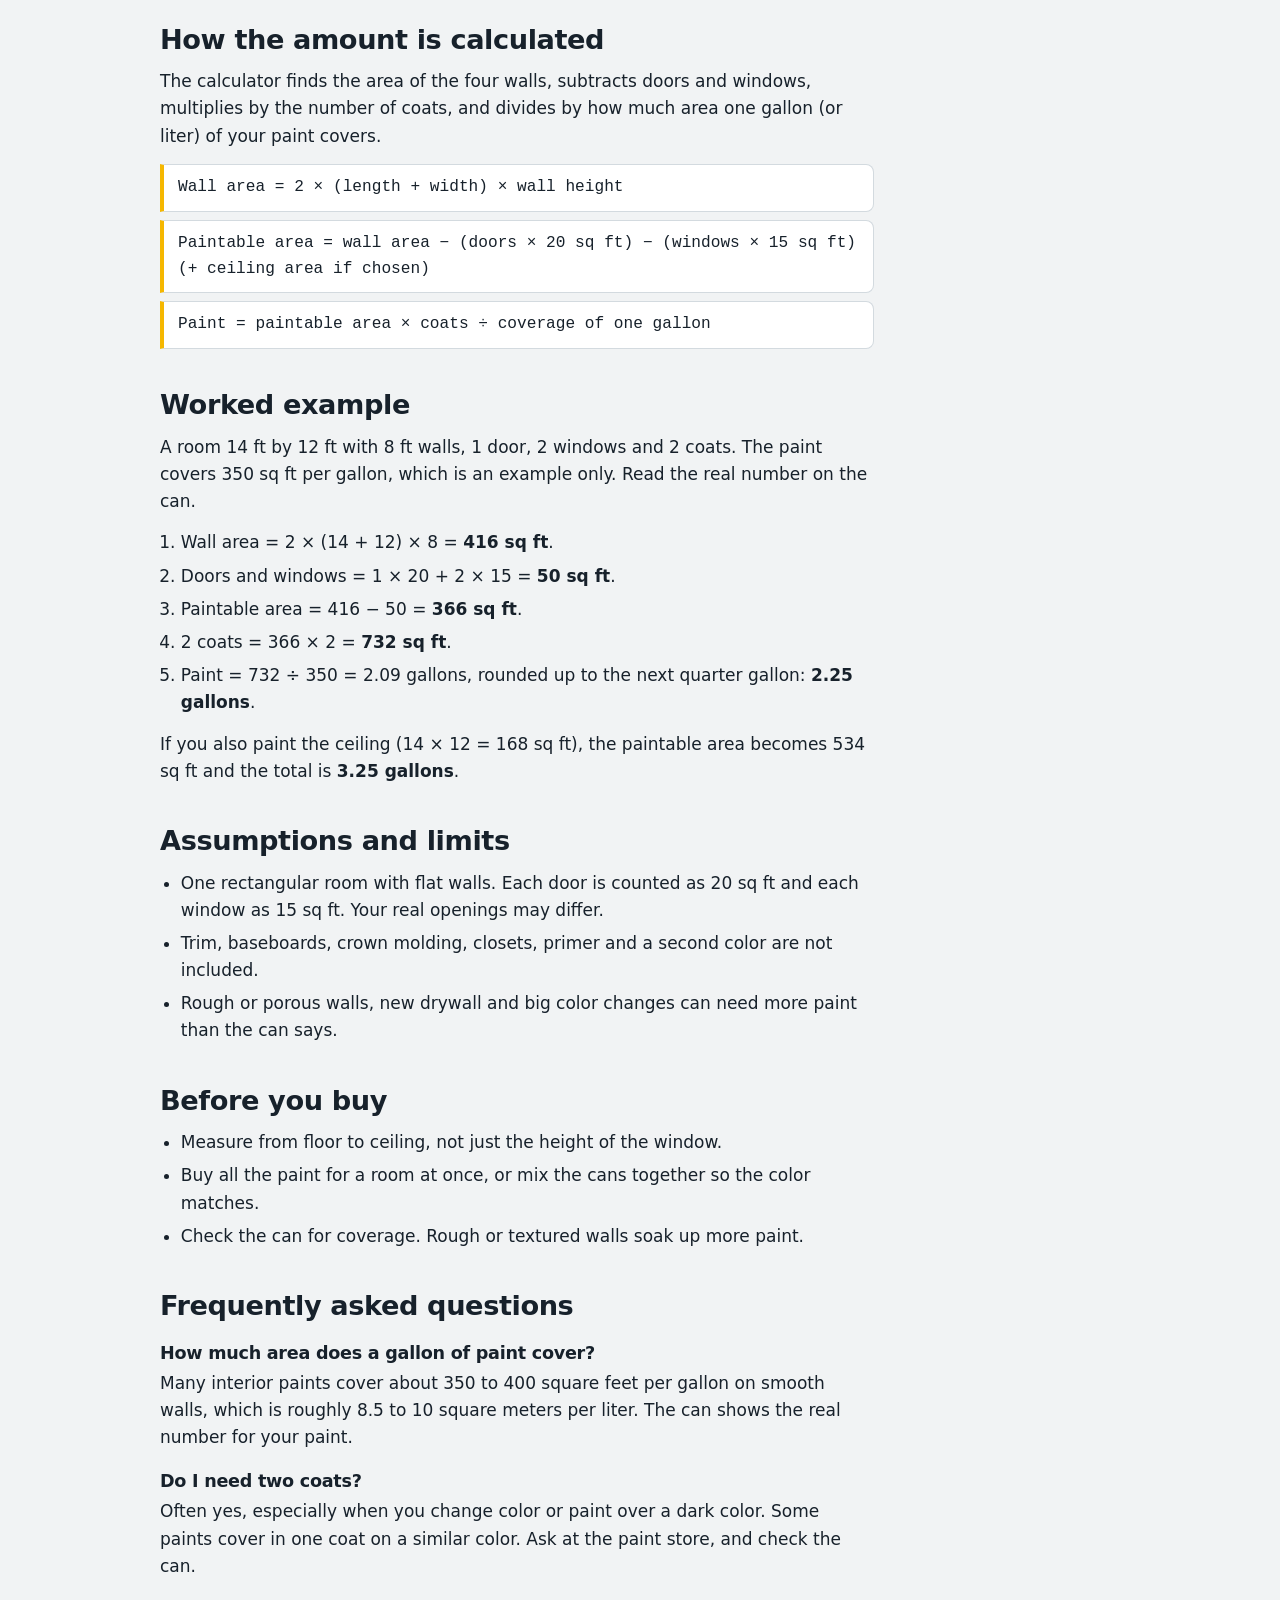
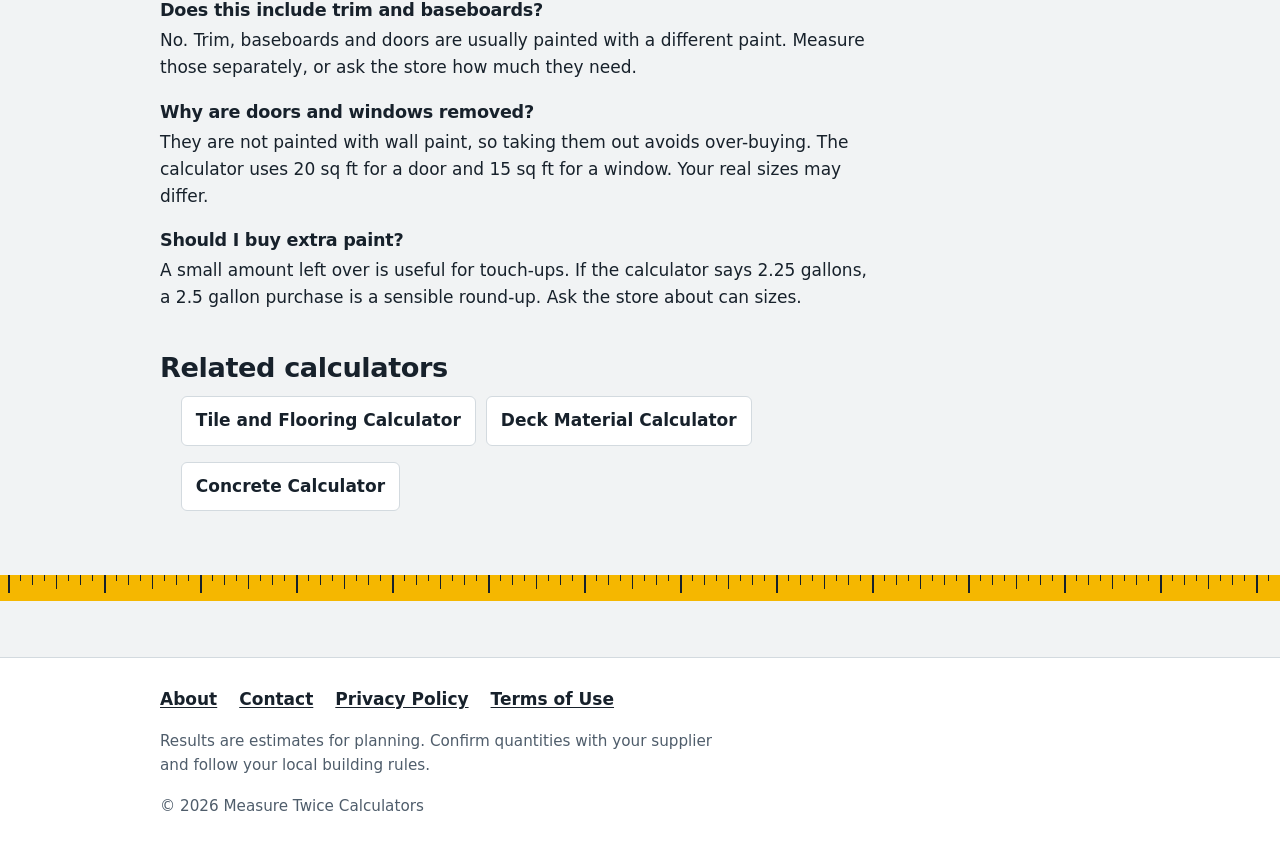
<file: paint-calculator.html>
<!DOCTYPE html>
<html lang="en-US">
<head>
<meta charset="utf-8">
<meta name="viewport" content="width=device-width, initial-scale=1">
<title>Paint Calculator: How Much Paint for a Room</title>
<meta name="description" content="Estimate gallons or liters of paint for a room from its size, doors, windows and number of coats. Includes the formula, a worked example and assumptions.">
<link rel="canonical" href="https://prabaly696-eng.github.io/measure-twice/paint-calculator.html">
<meta name="theme-color" content="#F5B700">
<meta property="og:type" content="website">
<meta property="og:site_name" content="Measure Twice">
<meta property="og:title" content="Paint Calculator: How Much Paint for a Room">
<meta property="og:description" content="Estimate gallons or liters of paint for a room from its size, doors, windows and number of coats. Includes the formula, a worked example and assumptions.">
<meta property="og:url" content="https://prabaly696-eng.github.io/measure-twice/paint-calculator.html">
<meta name="twitter:card" content="summary">
<script type="application/ld+json">{"@context":"https://schema.org","@type":"BreadcrumbList","itemListElement":[{"@type":"ListItem","position":1,"name":"Measure Twice","item":"https://prabaly696-eng.github.io/measure-twice/"},{"@type":"ListItem","position":2,"name":"Paint Calculator","item":"https://prabaly696-eng.github.io/measure-twice/paint-calculator.html"}]}</script>

<link rel="icon" href="favicon.svg" type="image/svg+xml">
<link rel="stylesheet" href="style.css">
<!-- PLACEHOLDER (Google Search Console): after Google gives you a verification meta tag, paste it on the next line in index.html only. -->
<!-- PLACEHOLDER (Google AdSense): only after Google approves this site, paste the AdSense script here. Do not add ad code before approval. -->
</head>
<body>
<a class="skip" href="#main">Skip to content</a>
<header class="site-header">
  <div class="wrap header-inner">
    <a class="brand" href="index.html"><svg class="brand-mark" viewBox="0 0 24 24" aria-hidden="true"><rect width="24" height="24" rx="4" fill="#F5B700"/><path d="M6 5v13h13" fill="none" stroke="#17212B" stroke-width="3"/></svg><span>Measure Twice <small>Calculators</small></span></a>
    <nav aria-label="Calculators"><ul><li><a href="roof-pitch-calculator.html">Roof Pitch</a></li><li><a href="deck-material-calculator.html">Deck Boards</a></li><li><a href="retaining-wall-calculator.html">Retaining Wall</a></li><li><a href="gravel-calculator.html">Gravel</a></li><li><a href="mulch-calculator.html">Mulch</a></li><li><a href="fence-post-calculator.html">Fence Posts</a></li><li><a href="concrete-calculator.html">Concrete</a></li><li><a href="paint-calculator.html" aria-current="page">Paint</a></li><li><a href="flooring-tile-calculator.html">Tile and Flooring</a></li></ul></nav>
  </div>
</header>
<div class="tape" aria-hidden="true"></div>
<main id="main">
<div class="wrap">
<p class="crumbs"><a href="index.html">Home</a> &rsaquo; Paint Calculator</p>
<h1>Paint Calculator</h1>
<p class="lede">Estimate how much paint the walls of a room need. Enter the room size, doors, windows, coats and the coverage printed on the can.</p>

<div class="calc-grid">
  <div class="panel">
    <h2 class="panel-title">Your measurements</h2>
    <div class="units" role="group" aria-label="Units">
      <button type="button" data-sys="us" aria-pressed="true">US (ft, in)</button>
      <button type="button" data-sys="metric" aria-pressed="false">Metric (m, cm)</button>
    </div>
    <form id="calc-form" novalidate>
    <div class="fields">
    <div class="field" data-spec='{"us":{"label":"Room length (feet)","value":"14","hint":"Example: 14."},"metric":{"label":"Room length (meters)","value":"4.3","hint":"Example: 4.3."}}'>
      <label for="length">Room length (feet)</label>
      <input id="length" name="length" data-main type="text" inputmode="decimal" autocomplete="off" value="14" aria-describedby="length-hint">
      <p class="hint" id="length-hint">Example: 14.</p>
    </div><div class="field" data-spec='{"us":{"label":"Room width (feet)","value":"12","hint":"Example: 12."},"metric":{"label":"Room width (meters)","value":"3.7","hint":"Example: 3.7."}}'>
      <label for="width">Room width (feet)</label>
      <input id="width" name="width" data-main type="text" inputmode="decimal" autocomplete="off" value="12" aria-describedby="width-hint">
      <p class="hint" id="width-hint">Example: 12.</p>
    </div><div class="field" data-spec='{"us":{"label":"Wall height (feet)","value":"8","hint":"Floor to ceiling. Example: 8."},"metric":{"label":"Wall height (meters)","value":"2.4","hint":"Floor to ceiling. Example: 2.4."}}'>
      <label for="height">Wall height (feet)</label>
      <input id="height" name="height" data-main type="text" inputmode="decimal" autocomplete="off" value="8" aria-describedby="height-hint">
      <p class="hint" id="height-hint">Floor to ceiling. Example: 8.</p>
    </div><div class="field">
      <label for="doors">Number of doors</label>
      <input id="doors" name="doors" type="text" inputmode="decimal" autocomplete="off" value="1" aria-describedby="doors-hint">
      <p class="hint" id="doors-hint">Each door is counted as 20 sq ft.</p>
    </div><div class="field">
      <label for="windows">Number of windows</label>
      <input id="windows" name="windows" type="text" inputmode="decimal" autocomplete="off" value="2" aria-describedby="windows-hint">
      <p class="hint" id="windows-hint">Each window is counted as 15 sq ft.</p>
    </div><div class="field">
      <label for="coats">Number of coats</label>
      <input id="coats" name="coats" type="text" inputmode="decimal" autocomplete="off" value="2" aria-describedby="coats-hint">
      <p class="hint" id="coats-hint">Two coats is common. Example: 2.</p>
    </div><div class="field" data-spec='{"us":{"label":"Coverage per gallon (sq ft)","value":"350","hint":"Printed on the can. Example: 350."},"metric":{"label":"Coverage per liter (square meters)","value":"8.5","hint":"Printed on the can. Example: 8.5."}}'>
      <label for="coverage">Coverage per gallon (sq ft)</label>
      <input id="coverage" name="coverage" data-main type="text" inputmode="decimal" autocomplete="off" value="350" aria-describedby="coverage-hint">
      <p class="hint" id="coverage-hint">Printed on the can. Example: 350.</p>
    </div><div class="field">
      <label for="ceiling">Paint the ceiling too?</label>
      <select id="ceiling" name="ceiling" aria-describedby="ceiling-hint"><option value="no" selected>No, walls only</option><option value="yes">Yes, add the ceiling</option></select>
      <p class="hint" id="ceiling-hint">The ceiling is counted as length &times; width.</p>
    </div>
    </div>
    <div class="buttons">
      <button type="submit" class="btn btn-primary">Calculate</button>
      <button type="reset" class="btn btn-secondary">Reset</button>
    </div>
    </form>
  </div>
  <div class="panel result-panel">
    <h2 class="panel-title">Result</h2>
    <div id="errors" class="errors" role="alert" hidden></div>
    <div id="result" role="status" aria-live="polite"><p class="empty">Enter your measurements and tap Calculate.</p></div>
  </div>
</div>

<!-- AD SLOT (PLACEHOLDER): after AdSense approves this site, paste an ad unit here, below the calculator and its result.
     Keep ads away from the Calculate and Reset buttons. Do not add ad code before approval. -->

<div class="prose">
<h2>How the amount is calculated</h2>
<p>The calculator finds the area of the four walls, subtracts doors and windows, multiplies by the number of coats, and divides by how much area one gallon (or liter) of your paint covers.</p>
<span class="formula">Wall area = 2 &times; (length + width) &times; wall height</span>
<span class="formula">Paintable area = wall area &minus; (doors &times; 20 sq ft) &minus; (windows &times; 15 sq ft)    (+ ceiling area if chosen)</span>
<span class="formula">Paint = paintable area &times; coats &divide; coverage of one gallon</span>

<h2>Worked example</h2>
<p>A room 14 ft by 12 ft with 8 ft walls, 1 door, 2 windows and 2 coats. The paint covers 350 sq ft per gallon, which is an example only. Read the real number on the can.</p>
<ol><li>Wall area = 2 &times; (14 + 12) &times; 8 = <strong>416 sq ft</strong>.</li><li>Doors and windows = 1 &times; 20 + 2 &times; 15 = <strong>50 sq ft</strong>.</li><li>Paintable area = 416 &minus; 50 = <strong>366 sq ft</strong>.</li><li>2 coats = 366 &times; 2 = <strong>732 sq ft</strong>.</li><li>Paint = 732 &divide; 350 = 2.09 gallons, rounded up to the next quarter gallon: <strong>2.25 gallons</strong>.</li></ol>
<p>If you also paint the ceiling (14 &times; 12 = 168 sq ft), the paintable area becomes 534 sq ft and the total is <strong>3.25 gallons</strong>.</p>

<h2>Assumptions and limits</h2>
<ul>
<li>One rectangular room with flat walls. Each door is counted as 20 sq ft and each window as 15 sq ft. Your real openings may differ.</li>
<li>Trim, baseboards, crown molding, closets, primer and a second color are not included.</li>
<li>Rough or porous walls, new drywall and big color changes can need more paint than the can says.</li>
</ul>

<h2>Before you buy</h2>
<ul><li>Measure from floor to ceiling, not just the height of the window.</li><li>Buy all the paint for a room at once, or mix the cans together so the color matches.</li><li>Check the can for coverage. Rough or textured walls soak up more paint.</li></ul>

<h2>Frequently asked questions</h2>
<div class="faq">
<h3>How much area does a gallon of paint cover?</h3>
<p>Many interior paints cover about 350 to 400 square feet per gallon on smooth walls, which is roughly 8.5 to 10 square meters per liter. The can shows the real number for your paint.</p>
<h3>Do I need two coats?</h3>
<p>Often yes, especially when you change color or paint over a dark color. Some paints cover in one coat on a similar color. Ask at the paint store, and check the can.</p>
<h3>Does this include trim and baseboards?</h3>
<p>No. Trim, baseboards and doors are usually painted with a different paint. Measure those separately, or ask the store how much they need.</p>
<h3>Why are doors and windows removed?</h3>
<p>They are not painted with wall paint, so taking them out avoids over-buying. The calculator uses 20 sq ft for a door and 15 sq ft for a window. Your real sizes may differ.</p>
<h3>Should I buy extra paint?</h3>
<p>A small amount left over is useful for touch-ups. If the calculator says 2.25 gallons, a 2.5 gallon purchase is a sensible round-up. Ask the store about can sizes.</p>
</div>

<h2>Related calculators</h2>
<ul class="related"><li><a href="flooring-tile-calculator.html">Tile and Flooring Calculator</a></li><li><a href="deck-material-calculator.html">Deck Material Calculator</a></li><li><a href="concrete-calculator.html">Concrete Calculator</a></li></ul>
</div>
</div>
</main>
<div class="tape" aria-hidden="true"></div>
<footer class="site-footer">
  <div class="wrap footer-inner">
    <ul aria-label="About this site">
      <li><a href="about.html">About</a></li>
      <li><a href="contact.html">Contact</a></li>
      <li><a href="privacy.html">Privacy Policy</a></li>
      <li><a href="terms.html">Terms of Use</a></li>
    </ul>
    <p>Results are estimates for planning. Confirm quantities with your supplier and follow your local building rules.</p>
    <p>&copy; 2026 Measure Twice Calculators</p>
  </div>
</footer>
<script src="main.js" defer></script>
<script src="paint.js" defer></script>
</body>
</html>
</file>
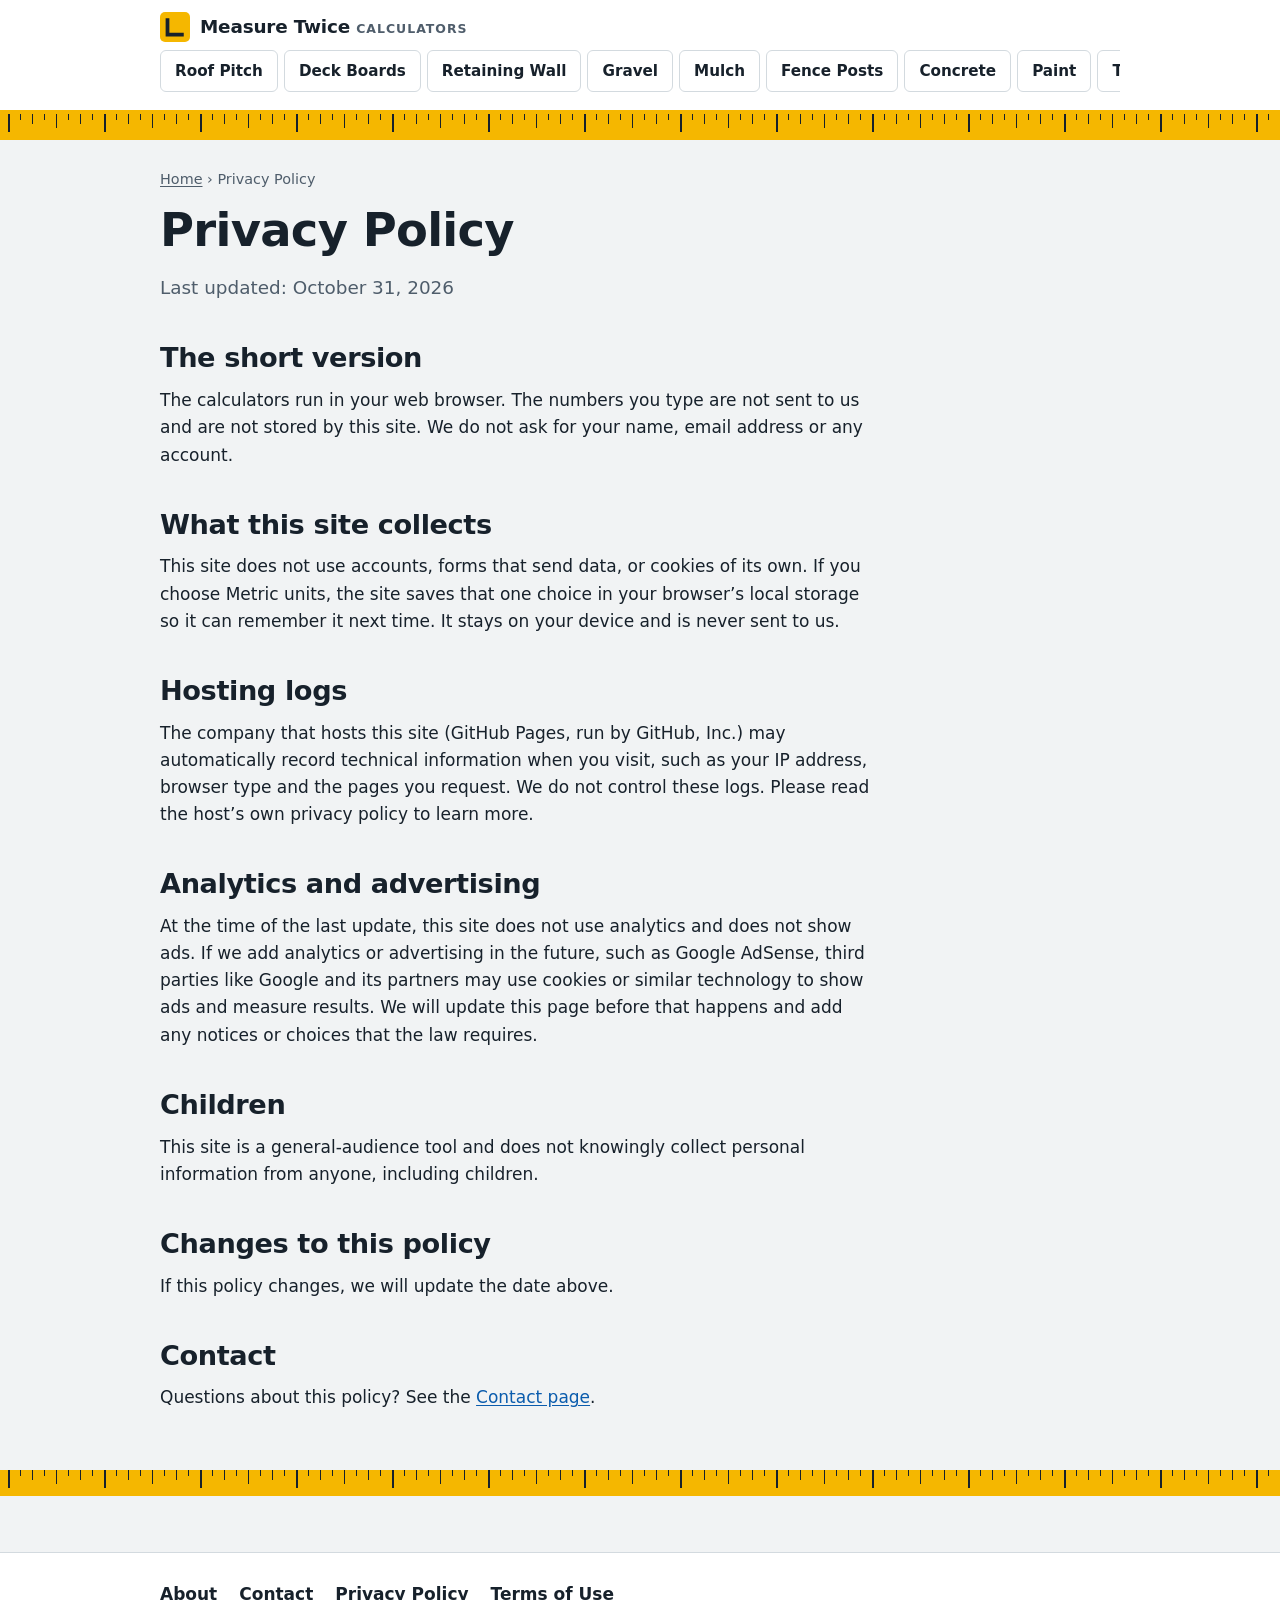
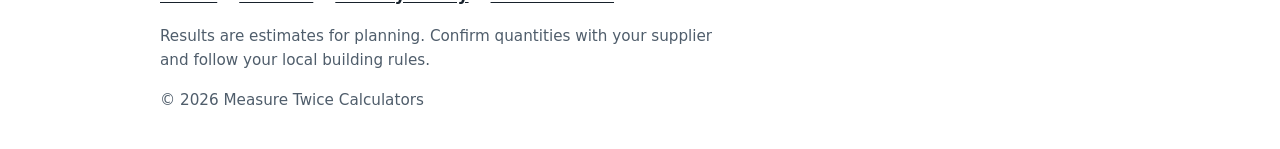
<file: privacy.html>
<!DOCTYPE html>
<html lang="en-US">
<head>
<meta charset="utf-8">
<meta name="viewport" content="width=device-width, initial-scale=1">
<title>Privacy Policy | Measure Twice Calculators</title>
<meta name="description" content="How Measure Twice Calculators handles your information: calculators run in your browser, and we do not ask for personal details.">
<link rel="canonical" href="https://prabaly696-eng.github.io/measure-twice/privacy.html">
<meta name="theme-color" content="#F5B700">
<meta property="og:type" content="website">
<meta property="og:site_name" content="Measure Twice">
<meta property="og:title" content="Privacy Policy | Measure Twice Calculators">
<meta property="og:description" content="How Measure Twice Calculators handles your information: calculators run in your browser, and we do not ask for personal details.">
<meta property="og:url" content="https://prabaly696-eng.github.io/measure-twice/privacy.html">
<meta name="twitter:card" content="summary">
<script type="application/ld+json">{"@context":"https://schema.org","@type":"BreadcrumbList","itemListElement":[{"@type":"ListItem","position":1,"name":"Measure Twice","item":"https://prabaly696-eng.github.io/measure-twice/"},{"@type":"ListItem","position":2,"name":"Privacy Policy | Measure Twice Calculators","item":"https://prabaly696-eng.github.io/measure-twice/privacy.html"}]}</script>

<link rel="icon" href="favicon.svg" type="image/svg+xml">
<link rel="stylesheet" href="style.css">
<!-- PLACEHOLDER (Google Search Console): after Google gives you a verification meta tag, paste it on the next line in index.html only. -->
<!-- PLACEHOLDER (Google AdSense): only after Google approves this site, paste the AdSense script here. Do not add ad code before approval. -->
</head>
<body>
<a class="skip" href="#main">Skip to content</a>
<header class="site-header">
  <div class="wrap header-inner">
    <a class="brand" href="index.html"><svg class="brand-mark" viewBox="0 0 24 24" aria-hidden="true"><rect width="24" height="24" rx="4" fill="#F5B700"/><path d="M6 5v13h13" fill="none" stroke="#17212B" stroke-width="3"/></svg><span>Measure Twice <small>Calculators</small></span></a>
    <nav aria-label="Calculators"><ul><li><a href="roof-pitch-calculator.html">Roof Pitch</a></li><li><a href="deck-material-calculator.html">Deck Boards</a></li><li><a href="retaining-wall-calculator.html">Retaining Wall</a></li><li><a href="gravel-calculator.html">Gravel</a></li><li><a href="mulch-calculator.html">Mulch</a></li><li><a href="fence-post-calculator.html">Fence Posts</a></li><li><a href="concrete-calculator.html">Concrete</a></li><li><a href="paint-calculator.html">Paint</a></li><li><a href="flooring-tile-calculator.html">Tile and Flooring</a></li></ul></nav>
  </div>
</header>
<div class="tape" aria-hidden="true"></div>
<main id="main">
<div class="wrap">
<p class="crumbs"><a href="index.html">Home</a> &rsaquo; Privacy Policy</p>
<h1>Privacy Policy</h1>
<p class="lede">Last updated: October 31, 2026</p>
<div class="prose">
<h2>The short version</h2>
<p>The calculators run in your web browser. The numbers you type are not sent to us and are not stored by this site. We do not ask for your name, email address or any account.</p>
<h2>What this site collects</h2>
<p>This site does not use accounts, forms that send data, or cookies of its own. If you choose Metric units, the site saves that one choice in your browser’s local storage so it can remember it next time. It stays on your device and is never sent to us.</p>
<h2>Hosting logs</h2>
<p>The company that hosts this site (GitHub Pages, run by GitHub, Inc.) may automatically record technical information when you visit, such as your IP address, browser type and the pages you request. We do not control these logs. Please read the host’s own privacy policy to learn more.</p>
<h2>Analytics and advertising</h2>
<p>At the time of the last update, this site does not use analytics and does not show ads. If we add analytics or advertising in the future, such as Google AdSense, third parties like Google and its partners may use cookies or similar technology to show ads and measure results. We will update this page before that happens and add any notices or choices that the law requires.</p>
<h2>Children</h2>
<p>This site is a general-audience tool and does not knowingly collect personal information from anyone, including children.</p>
<h2>Changes to this policy</h2>
<p>If this policy changes, we will update the date above.</p>
<h2>Contact</h2>
<p>Questions about this policy? See the <a href="contact.html">Contact page</a>.</p>
</div>
</div>
</main>
<div class="tape" aria-hidden="true"></div>
<footer class="site-footer">
  <div class="wrap footer-inner">
    <ul aria-label="About this site">
      <li><a href="about.html">About</a></li>
      <li><a href="contact.html">Contact</a></li>
      <li><a href="privacy.html">Privacy Policy</a></li>
      <li><a href="terms.html">Terms of Use</a></li>
    </ul>
    <p>Results are estimates for planning. Confirm quantities with your supplier and follow your local building rules.</p>
    <p>&copy; 2026 Measure Twice Calculators</p>
  </div>
</footer>

</body>
</html>
</file>
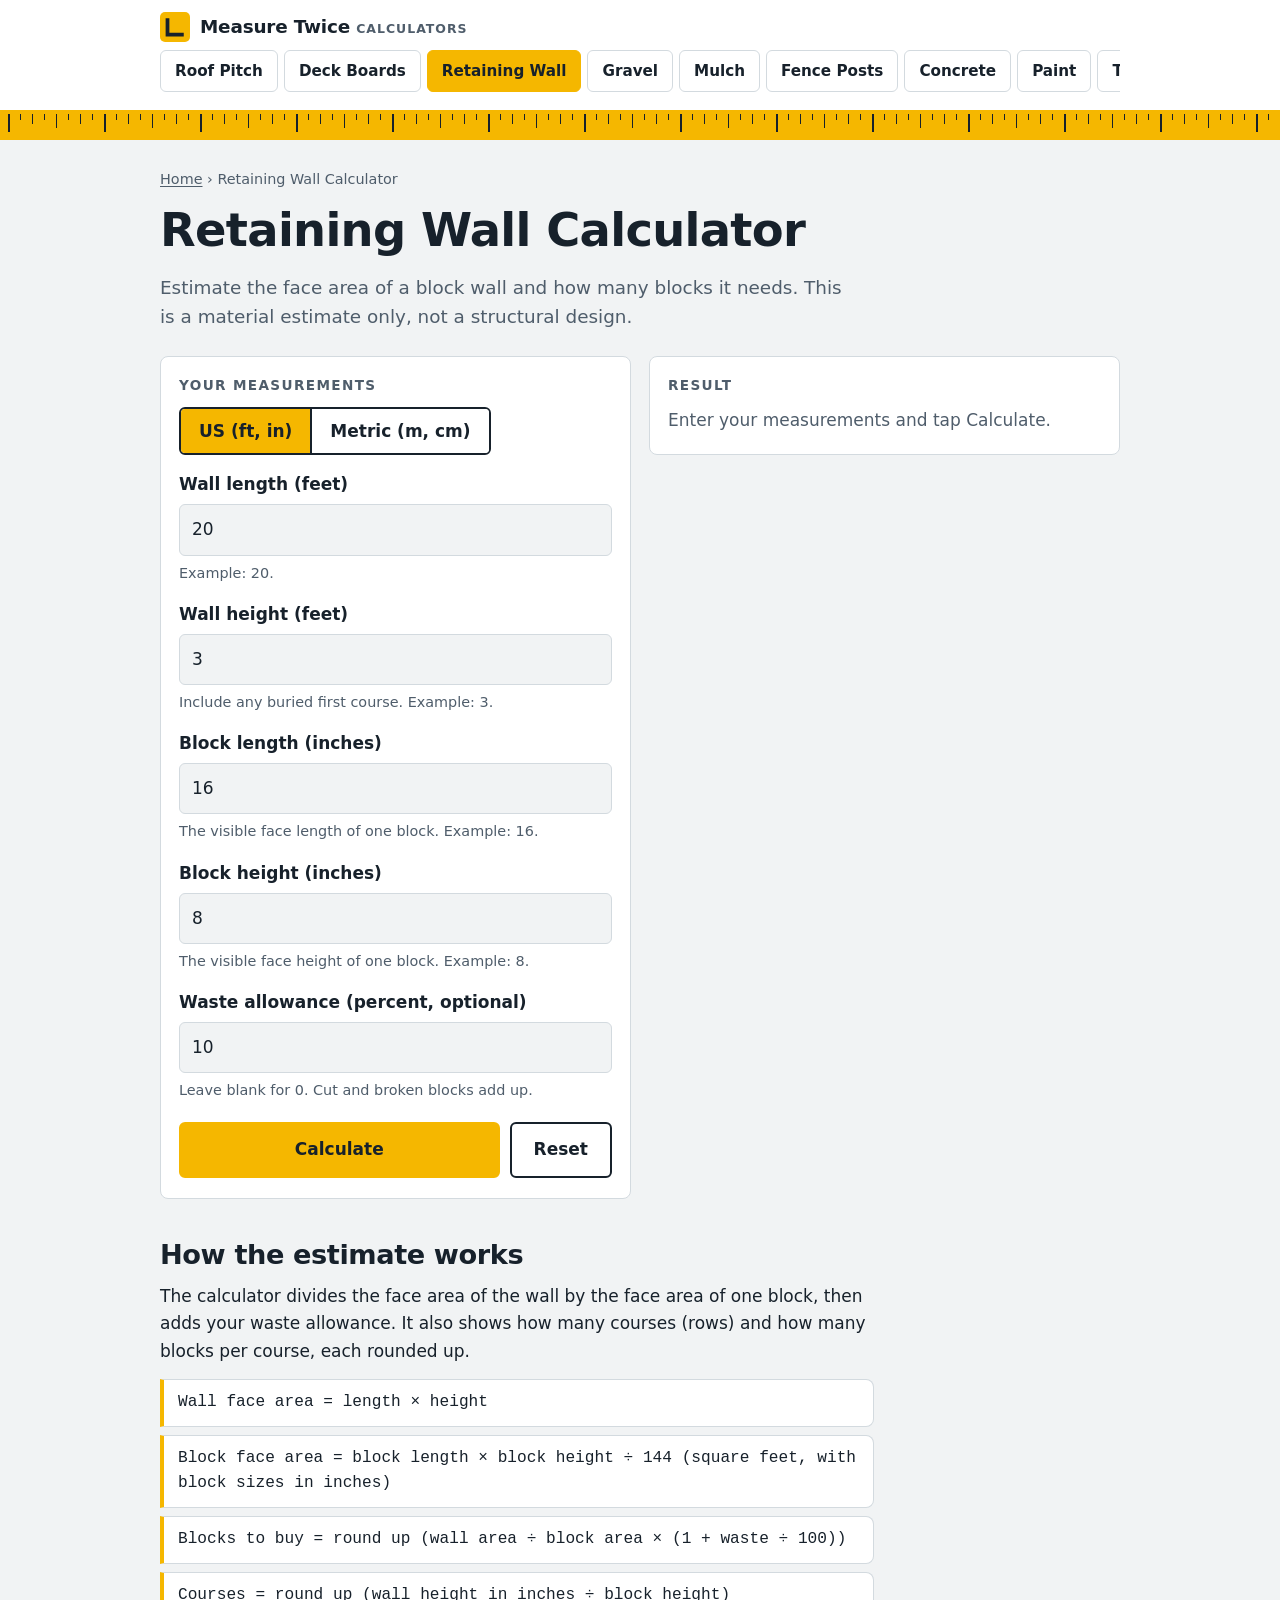
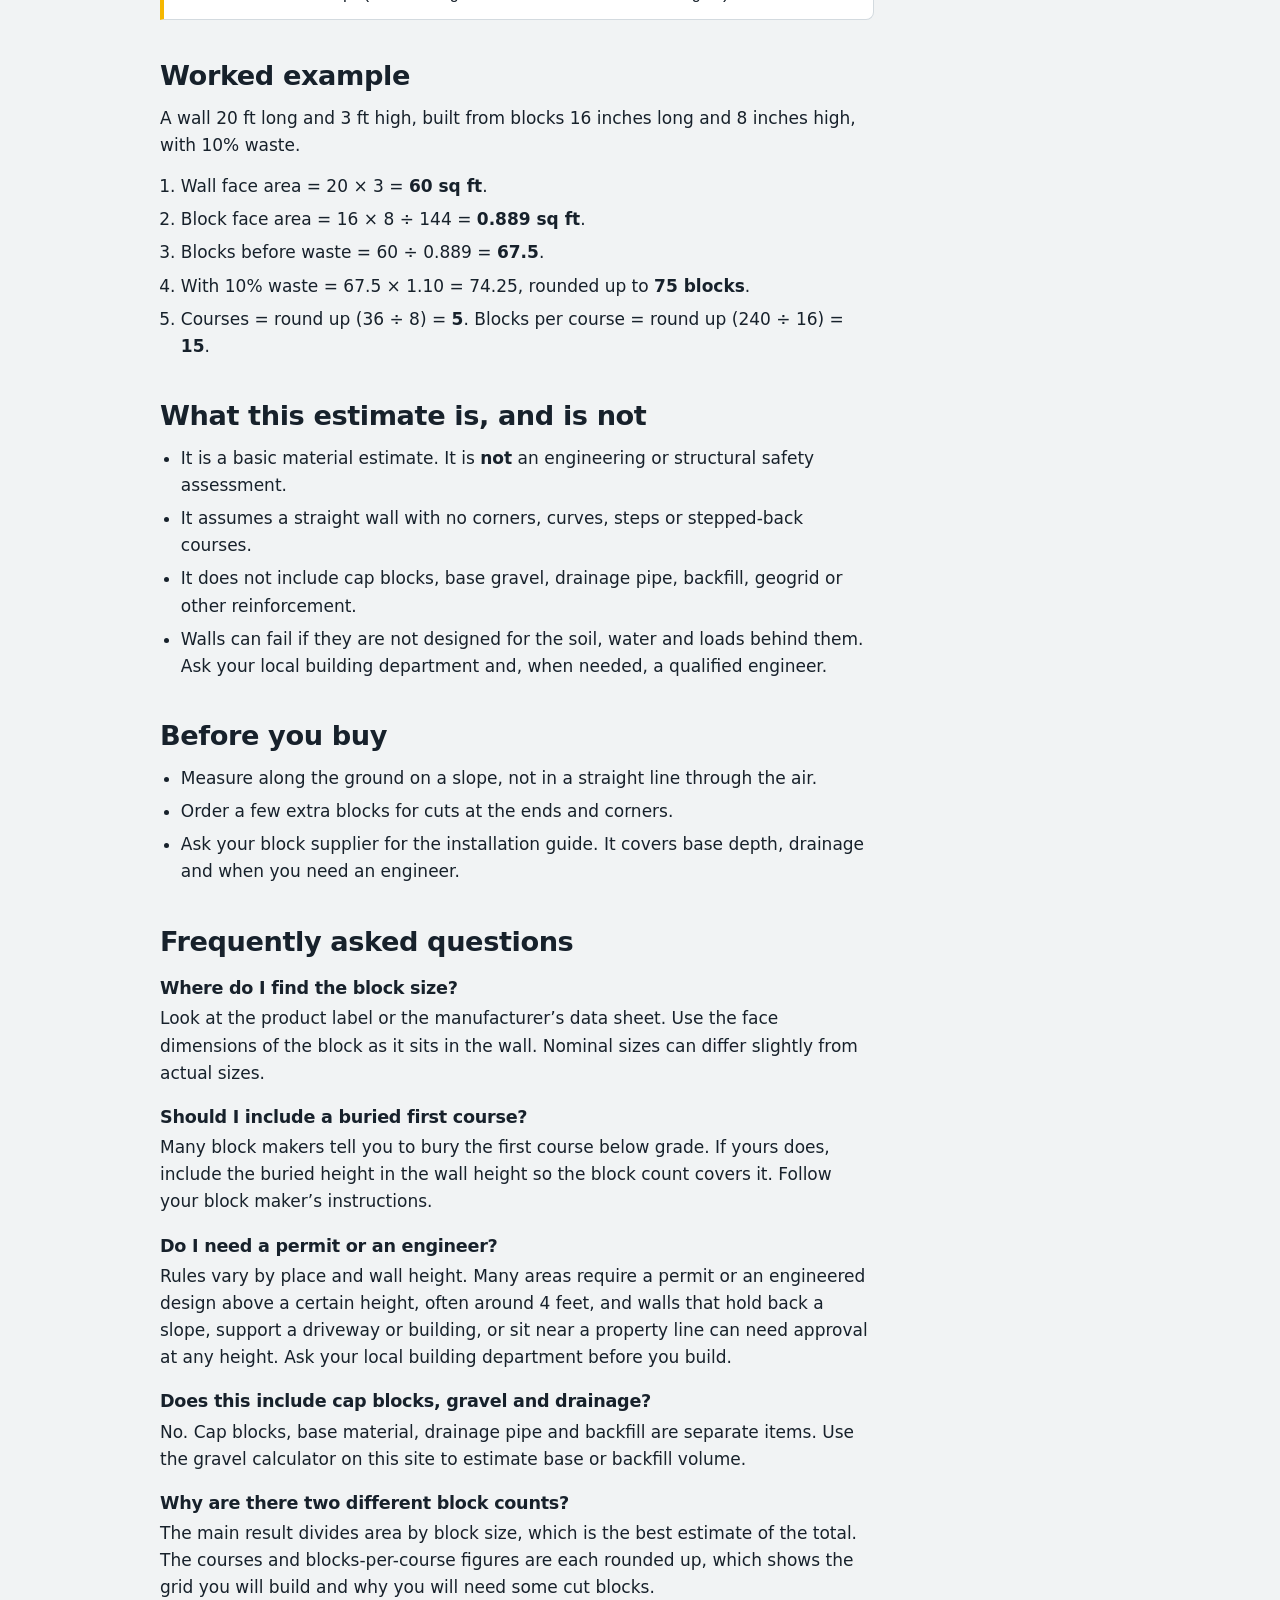
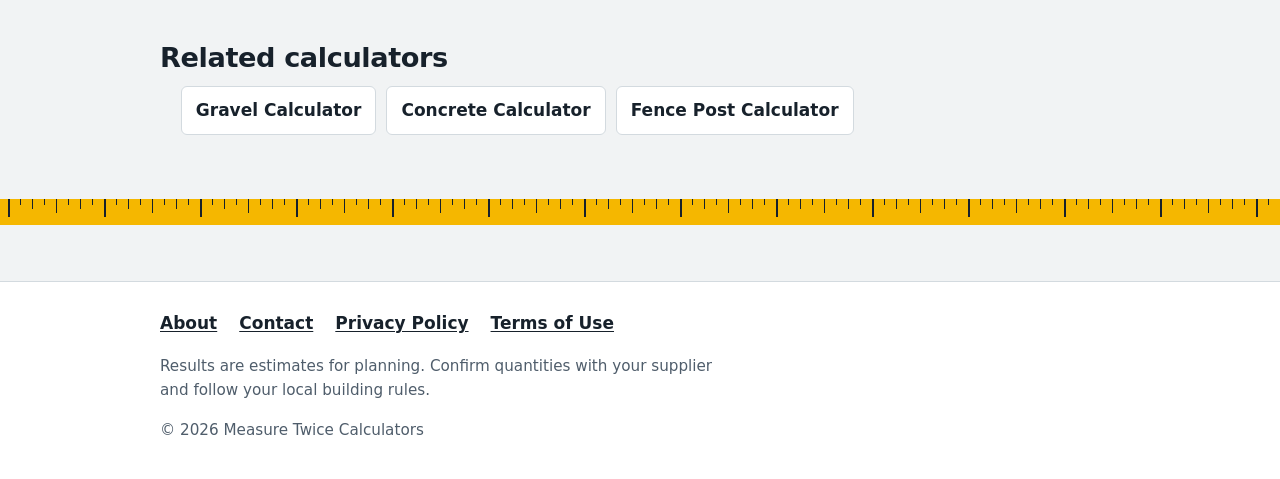
<file: retaining-wall-calculator.html>
<!DOCTYPE html>
<html lang="en-US">
<head>
<meta charset="utf-8">
<meta name="viewport" content="width=device-width, initial-scale=1">
<title>Retaining Wall Calculator: Estimate Blocks Needed</title>
<meta name="description" content="Estimate how many retaining wall blocks you need from wall length, height and block size, with waste. A basic material estimate, not engineering advice.">
<link rel="canonical" href="https://prabaly696-eng.github.io/measure-twice/retaining-wall-calculator.html">
<meta name="theme-color" content="#F5B700">
<meta property="og:type" content="website">
<meta property="og:site_name" content="Measure Twice">
<meta property="og:title" content="Retaining Wall Calculator: Estimate Blocks Needed">
<meta property="og:description" content="Estimate how many retaining wall blocks you need from wall length, height and block size, with waste. A basic material estimate, not engineering advice.">
<meta property="og:url" content="https://prabaly696-eng.github.io/measure-twice/retaining-wall-calculator.html">
<meta name="twitter:card" content="summary">
<script type="application/ld+json">{"@context":"https://schema.org","@type":"BreadcrumbList","itemListElement":[{"@type":"ListItem","position":1,"name":"Measure Twice","item":"https://prabaly696-eng.github.io/measure-twice/"},{"@type":"ListItem","position":2,"name":"Retaining Wall Calculator","item":"https://prabaly696-eng.github.io/measure-twice/retaining-wall-calculator.html"}]}</script>

<link rel="icon" href="favicon.svg" type="image/svg+xml">
<link rel="stylesheet" href="style.css">
<!-- PLACEHOLDER (Google Search Console): after Google gives you a verification meta tag, paste it on the next line in index.html only. -->
<!-- PLACEHOLDER (Google AdSense): only after Google approves this site, paste the AdSense script here. Do not add ad code before approval. -->
</head>
<body>
<a class="skip" href="#main">Skip to content</a>
<header class="site-header">
  <div class="wrap header-inner">
    <a class="brand" href="index.html"><svg class="brand-mark" viewBox="0 0 24 24" aria-hidden="true"><rect width="24" height="24" rx="4" fill="#F5B700"/><path d="M6 5v13h13" fill="none" stroke="#17212B" stroke-width="3"/></svg><span>Measure Twice <small>Calculators</small></span></a>
    <nav aria-label="Calculators"><ul><li><a href="roof-pitch-calculator.html">Roof Pitch</a></li><li><a href="deck-material-calculator.html">Deck Boards</a></li><li><a href="retaining-wall-calculator.html" aria-current="page">Retaining Wall</a></li><li><a href="gravel-calculator.html">Gravel</a></li><li><a href="mulch-calculator.html">Mulch</a></li><li><a href="fence-post-calculator.html">Fence Posts</a></li><li><a href="concrete-calculator.html">Concrete</a></li><li><a href="paint-calculator.html">Paint</a></li><li><a href="flooring-tile-calculator.html">Tile and Flooring</a></li></ul></nav>
  </div>
</header>
<div class="tape" aria-hidden="true"></div>
<main id="main">
<div class="wrap">
<p class="crumbs"><a href="index.html">Home</a> &rsaquo; Retaining Wall Calculator</p>
<h1>Retaining Wall Calculator</h1>
<p class="lede">Estimate the face area of a block wall and how many blocks it needs. This is a material estimate only, not a structural design.</p>

<div class="calc-grid">
  <div class="panel">
    <h2 class="panel-title">Your measurements</h2>
    <div class="units" role="group" aria-label="Units">
      <button type="button" data-sys="us" aria-pressed="true">US (ft, in)</button>
      <button type="button" data-sys="metric" aria-pressed="false">Metric (m, cm)</button>
    </div>
    <form id="calc-form" novalidate>
    <div class="fields">
    <div class="field" data-spec='{"us":{"label":"Wall length (feet)","value":"20","hint":"Example: 20."},"metric":{"label":"Wall length (meters)","value":"6","hint":"Example: 6."}}'>
      <label for="length">Wall length (feet)</label>
      <input id="length" name="length" data-main type="text" inputmode="decimal" autocomplete="off" value="20" aria-describedby="length-hint">
      <p class="hint" id="length-hint">Example: 20.</p>
    </div><div class="field" data-spec='{"us":{"label":"Wall height (feet)","value":"3","hint":"Include any buried first course. Example: 3."},"metric":{"label":"Wall height (meters)","value":"1","hint":"Include any buried first course. Example: 1."}}'>
      <label for="height">Wall height (feet)</label>
      <input id="height" name="height" data-main type="text" inputmode="decimal" autocomplete="off" value="3" aria-describedby="height-hint">
      <p class="hint" id="height-hint">Include any buried first course. Example: 3.</p>
    </div><div class="field" data-spec='{"us":{"label":"Block length (inches)","value":"16","hint":"The visible face length of one block. Example: 16."},"metric":{"label":"Block length (centimeters)","value":"40","hint":"The visible face length of one block. Example: 40."}}'>
      <label for="blockLength">Block length (inches)</label>
      <input id="blockLength" name="blockLength" data-main type="text" inputmode="decimal" autocomplete="off" value="16" aria-describedby="blockLength-hint">
      <p class="hint" id="blockLength-hint">The visible face length of one block. Example: 16.</p>
    </div><div class="field" data-spec='{"us":{"label":"Block height (inches)","value":"8","hint":"The visible face height of one block. Example: 8."},"metric":{"label":"Block height (centimeters)","value":"20","hint":"The visible face height of one block. Example: 20."}}'>
      <label for="blockHeight">Block height (inches)</label>
      <input id="blockHeight" name="blockHeight" data-main type="text" inputmode="decimal" autocomplete="off" value="8" aria-describedby="blockHeight-hint">
      <p class="hint" id="blockHeight-hint">The visible face height of one block. Example: 8.</p>
    </div><div class="field">
      <label for="waste">Waste allowance (percent, optional)</label>
      <input id="waste" name="waste" type="text" inputmode="decimal" autocomplete="off" value="10" aria-describedby="waste-hint">
      <p class="hint" id="waste-hint">Leave blank for 0. Cut and broken blocks add up.</p>
    </div>
    </div>
    <div class="buttons">
      <button type="submit" class="btn btn-primary">Calculate</button>
      <button type="reset" class="btn btn-secondary">Reset</button>
    </div>
    </form>
  </div>
  <div class="panel result-panel">
    <h2 class="panel-title">Result</h2>
    <div id="errors" class="errors" role="alert" hidden></div>
    <div id="result" role="status" aria-live="polite"><p class="empty">Enter your measurements and tap Calculate.</p></div>
  </div>
</div>

<!-- AD SLOT (PLACEHOLDER): after AdSense approves this site, paste an ad unit here, below the calculator and its result.
     Keep ads away from the Calculate and Reset buttons. Do not add ad code before approval. -->

<div class="prose">
<h2>How the estimate works</h2>
<p>The calculator divides the face area of the wall by the face area of one block, then adds your waste allowance. It also shows how many courses (rows) and how many blocks per course, each rounded up.</p>
<span class="formula">Wall face area = length &times; height</span>
<span class="formula">Block face area = block length &times; block height &divide; 144 (square feet, with block sizes in inches)</span>
<span class="formula">Blocks to buy = round up (wall area &divide; block area &times; (1 + waste &divide; 100))</span>
<span class="formula">Courses = round up (wall height in inches &divide; block height)</span>

<h2>Worked example</h2>
<p>A wall 20 ft long and 3 ft high, built from blocks 16 inches long and 8 inches high, with 10% waste.</p>
<ol><li>Wall face area = 20 &times; 3 = <strong>60 sq ft</strong>.</li><li>Block face area = 16 &times; 8 &divide; 144 = <strong>0.889 sq ft</strong>.</li><li>Blocks before waste = 60 &divide; 0.889 = <strong>67.5</strong>.</li><li>With 10% waste = 67.5 &times; 1.10 = 74.25, rounded up to <strong>75 blocks</strong>.</li><li>Courses = round up (36 &divide; 8) = <strong>5</strong>. Blocks per course = round up (240 &divide; 16) = <strong>15</strong>.</li></ol>

<h2>What this estimate is, and is not</h2>
<ul>
<li>It is a basic material estimate. It is <strong>not</strong> an engineering or structural safety assessment.</li>
<li>It assumes a straight wall with no corners, curves, steps or stepped-back courses.</li>
<li>It does not include cap blocks, base gravel, drainage pipe, backfill, geogrid or other reinforcement.</li>
<li>Walls can fail if they are not designed for the soil, water and loads behind them. Ask your local building department and, when needed, a qualified engineer.</li>
</ul>

<h2>Before you buy</h2>
<ul><li>Measure along the ground on a slope, not in a straight line through the air.</li><li>Order a few extra blocks for cuts at the ends and corners.</li><li>Ask your block supplier for the installation guide. It covers base depth, drainage and when you need an engineer.</li></ul>

<h2>Frequently asked questions</h2>
<div class="faq">
<h3>Where do I find the block size?</h3>
<p>Look at the product label or the manufacturer’s data sheet. Use the face dimensions of the block as it sits in the wall. Nominal sizes can differ slightly from actual sizes.</p>
<h3>Should I include a buried first course?</h3>
<p>Many block makers tell you to bury the first course below grade. If yours does, include the buried height in the wall height so the block count covers it. Follow your block maker’s instructions.</p>
<h3>Do I need a permit or an engineer?</h3>
<p>Rules vary by place and wall height. Many areas require a permit or an engineered design above a certain height, often around 4 feet, and walls that hold back a slope, support a driveway or building, or sit near a property line can need approval at any height. Ask your local building department before you build.</p>
<h3>Does this include cap blocks, gravel and drainage?</h3>
<p>No. Cap blocks, base material, drainage pipe and backfill are separate items. Use the gravel calculator on this site to estimate base or backfill volume.</p>
<h3>Why are there two different block counts?</h3>
<p>The main result divides area by block size, which is the best estimate of the total. The courses and blocks-per-course figures are each rounded up, which shows the grid you will build and why you will need some cut blocks.</p>
</div>

<h2>Related calculators</h2>
<ul class="related"><li><a href="gravel-calculator.html">Gravel Calculator</a></li><li><a href="concrete-calculator.html">Concrete Calculator</a></li><li><a href="fence-post-calculator.html">Fence Post Calculator</a></li></ul>
</div>
</div>
</main>
<div class="tape" aria-hidden="true"></div>
<footer class="site-footer">
  <div class="wrap footer-inner">
    <ul aria-label="About this site">
      <li><a href="about.html">About</a></li>
      <li><a href="contact.html">Contact</a></li>
      <li><a href="privacy.html">Privacy Policy</a></li>
      <li><a href="terms.html">Terms of Use</a></li>
    </ul>
    <p>Results are estimates for planning. Confirm quantities with your supplier and follow your local building rules.</p>
    <p>&copy; 2026 Measure Twice Calculators</p>
  </div>
</footer>
<script src="main.js" defer></script>
<script src="retaining-wall.js" defer></script>
</body>
</html>
</file>
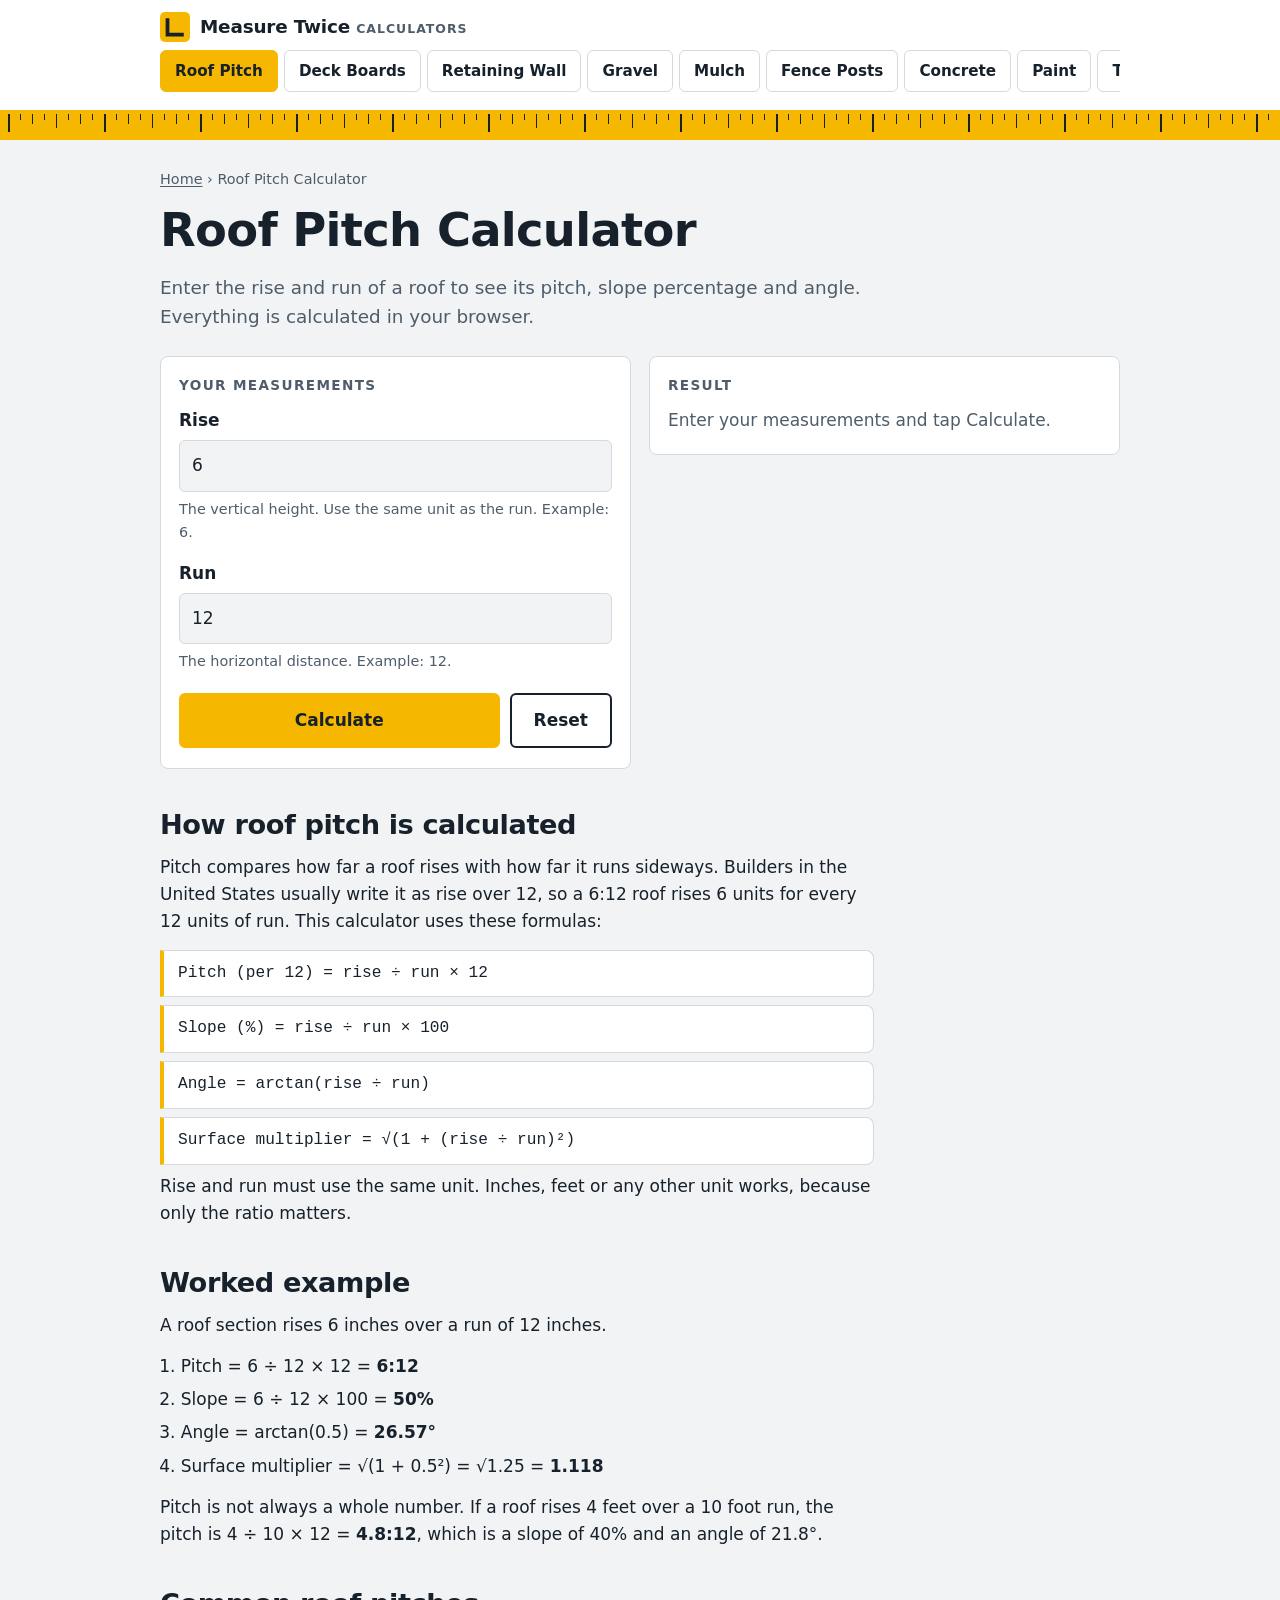
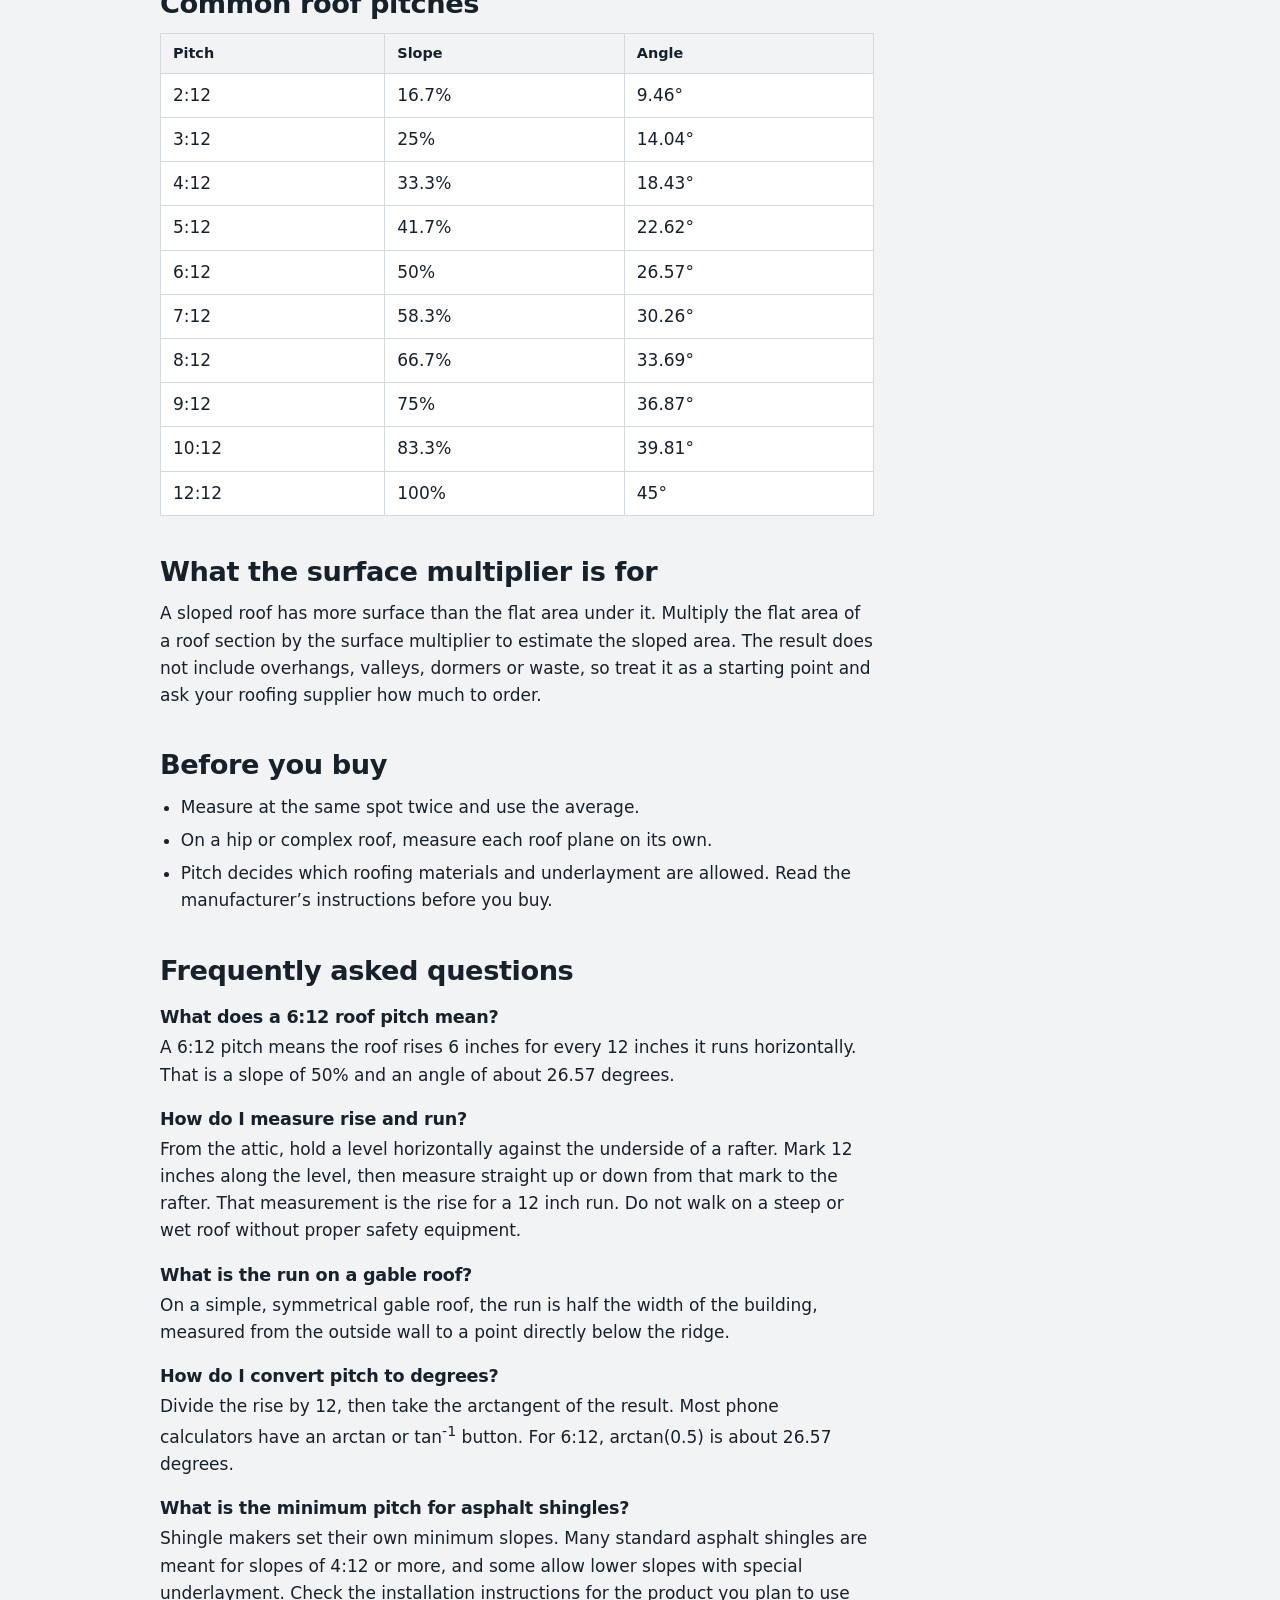
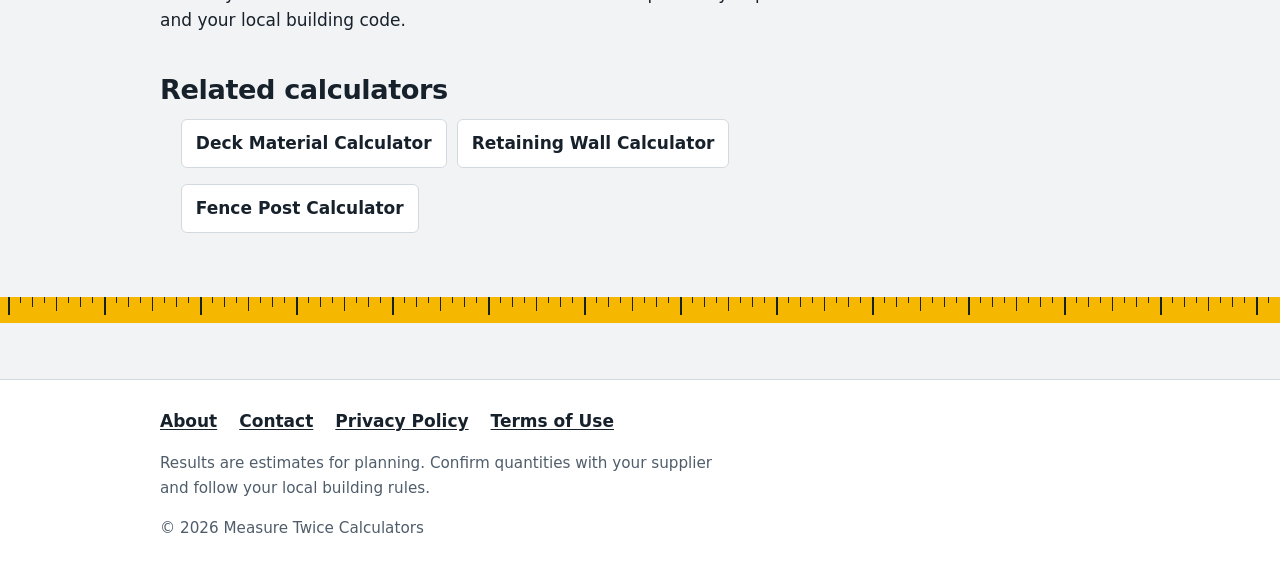
<file: roof-pitch-calculator.html>
<!DOCTYPE html>
<html lang="en-US">
<head>
<meta charset="utf-8">
<meta name="viewport" content="width=device-width, initial-scale=1">
<title>Roof Pitch Calculator: Rise, Run, Slope and Angle</title>
<meta name="description" content="Enter roof rise and run to get pitch (x:12), slope percent and angle in degrees. See the formula, a worked example and a chart of common pitches.">
<link rel="canonical" href="https://prabaly696-eng.github.io/measure-twice/roof-pitch-calculator.html">
<meta name="theme-color" content="#F5B700">
<meta property="og:type" content="website">
<meta property="og:site_name" content="Measure Twice">
<meta property="og:title" content="Roof Pitch Calculator: Rise, Run, Slope and Angle">
<meta property="og:description" content="Enter roof rise and run to get pitch (x:12), slope percent and angle in degrees. See the formula, a worked example and a chart of common pitches.">
<meta property="og:url" content="https://prabaly696-eng.github.io/measure-twice/roof-pitch-calculator.html">
<meta name="twitter:card" content="summary">
<script type="application/ld+json">{"@context":"https://schema.org","@type":"BreadcrumbList","itemListElement":[{"@type":"ListItem","position":1,"name":"Measure Twice","item":"https://prabaly696-eng.github.io/measure-twice/"},{"@type":"ListItem","position":2,"name":"Roof Pitch Calculator","item":"https://prabaly696-eng.github.io/measure-twice/roof-pitch-calculator.html"}]}</script>

<link rel="icon" href="favicon.svg" type="image/svg+xml">
<link rel="stylesheet" href="style.css">
<!-- PLACEHOLDER (Google Search Console): after Google gives you a verification meta tag, paste it on the next line in index.html only. -->
<!-- PLACEHOLDER (Google AdSense): only after Google approves this site, paste the AdSense script here. Do not add ad code before approval. -->
</head>
<body>
<a class="skip" href="#main">Skip to content</a>
<header class="site-header">
  <div class="wrap header-inner">
    <a class="brand" href="index.html"><svg class="brand-mark" viewBox="0 0 24 24" aria-hidden="true"><rect width="24" height="24" rx="4" fill="#F5B700"/><path d="M6 5v13h13" fill="none" stroke="#17212B" stroke-width="3"/></svg><span>Measure Twice <small>Calculators</small></span></a>
    <nav aria-label="Calculators"><ul><li><a href="roof-pitch-calculator.html" aria-current="page">Roof Pitch</a></li><li><a href="deck-material-calculator.html">Deck Boards</a></li><li><a href="retaining-wall-calculator.html">Retaining Wall</a></li><li><a href="gravel-calculator.html">Gravel</a></li><li><a href="mulch-calculator.html">Mulch</a></li><li><a href="fence-post-calculator.html">Fence Posts</a></li><li><a href="concrete-calculator.html">Concrete</a></li><li><a href="paint-calculator.html">Paint</a></li><li><a href="flooring-tile-calculator.html">Tile and Flooring</a></li></ul></nav>
  </div>
</header>
<div class="tape" aria-hidden="true"></div>
<main id="main">
<div class="wrap">
<p class="crumbs"><a href="index.html">Home</a> &rsaquo; Roof Pitch Calculator</p>
<h1>Roof Pitch Calculator</h1>
<p class="lede">Enter the rise and run of a roof to see its pitch, slope percentage and angle. Everything is calculated in your browser.</p>

<div class="calc-grid">
  <div class="panel">
    <h2 class="panel-title">Your measurements</h2>
    
    <form id="calc-form" novalidate>
    <div class="fields">
    <div class="field">
      <label for="rise">Rise</label>
      <input id="rise" name="rise" type="text" inputmode="decimal" autocomplete="off" value="6" aria-describedby="rise-hint">
      <p class="hint" id="rise-hint">The vertical height. Use the same unit as the run. Example: 6.</p>
    </div><div class="field">
      <label for="run">Run</label>
      <input id="run" name="run" type="text" inputmode="decimal" autocomplete="off" value="12" aria-describedby="run-hint">
      <p class="hint" id="run-hint">The horizontal distance. Example: 12.</p>
    </div>
    </div>
    <div class="buttons">
      <button type="submit" class="btn btn-primary">Calculate</button>
      <button type="reset" class="btn btn-secondary">Reset</button>
    </div>
    </form>
  </div>
  <div class="panel result-panel">
    <h2 class="panel-title">Result</h2>
    <div id="errors" class="errors" role="alert" hidden></div>
    <div id="result" role="status" aria-live="polite"><p class="empty">Enter your measurements and tap Calculate.</p></div>
  </div>
</div>

<!-- AD SLOT (PLACEHOLDER): after AdSense approves this site, paste an ad unit here, below the calculator and its result.
     Keep ads away from the Calculate and Reset buttons. Do not add ad code before approval. -->

<div class="prose">
<h2>How roof pitch is calculated</h2>
<p>Pitch compares how far a roof rises with how far it runs sideways. Builders in the United States usually write it as rise over 12, so a 6:12 roof rises 6 units for every 12 units of run. This calculator uses these formulas:</p>
<span class="formula">Pitch (per 12) = rise &divide; run &times; 12</span>
<span class="formula">Slope (%) = rise &divide; run &times; 100</span>
<span class="formula">Angle = arctan(rise &divide; run)</span>
<span class="formula">Surface multiplier = &radic;(1 + (rise &divide; run)&sup2;)</span>
<p>Rise and run must use the same unit. Inches, feet or any other unit works, because only the ratio matters.</p>

<h2>Worked example</h2>
<p>A roof section rises 6 inches over a run of 12 inches.</p>
<ol><li>Pitch = 6 &divide; 12 &times; 12 = <strong>6:12</strong></li><li>Slope = 6 &divide; 12 &times; 100 = <strong>50%</strong></li><li>Angle = arctan(0.5) = <strong>26.57°</strong></li><li>Surface multiplier = &radic;(1 + 0.5&sup2;) = &radic;1.25 = <strong>1.118</strong></li></ol>
<p>Pitch is not always a whole number. If a roof rises 4 feet over a 10 foot run, the pitch is 4 &divide; 10 &times; 12 = <strong>4.8:12</strong>, which is a slope of 40% and an angle of 21.8°.</p>

<h2>Common roof pitches</h2>
<div class="table-wrap"><table>
<thead><tr><th>Pitch</th><th>Slope</th><th>Angle</th></tr></thead>
<tbody><tr><td>2:12</td><td>16.7%</td><td>9.46°</td></tr><tr><td>3:12</td><td>25%</td><td>14.04°</td></tr><tr><td>4:12</td><td>33.3%</td><td>18.43°</td></tr><tr><td>5:12</td><td>41.7%</td><td>22.62°</td></tr><tr><td>6:12</td><td>50%</td><td>26.57°</td></tr><tr><td>7:12</td><td>58.3%</td><td>30.26°</td></tr><tr><td>8:12</td><td>66.7%</td><td>33.69°</td></tr><tr><td>9:12</td><td>75%</td><td>36.87°</td></tr><tr><td>10:12</td><td>83.3%</td><td>39.81°</td></tr><tr><td>12:12</td><td>100%</td><td>45°</td></tr></tbody>
</table></div>

<h2>What the surface multiplier is for</h2>
<p>A sloped roof has more surface than the flat area under it. Multiply the flat area of a roof section by the surface multiplier to estimate the sloped area. The result does not include overhangs, valleys, dormers or waste, so treat it as a starting point and ask your roofing supplier how much to order.</p>

<h2>Before you buy</h2>
<ul><li>Measure at the same spot twice and use the average.</li><li>On a hip or complex roof, measure each roof plane on its own.</li><li>Pitch decides which roofing materials and underlayment are allowed. Read the manufacturer’s instructions before you buy.</li></ul>

<h2>Frequently asked questions</h2>
<div class="faq">
<h3>What does a 6:12 roof pitch mean?</h3>
<p>A 6:12 pitch means the roof rises 6 inches for every 12 inches it runs horizontally. That is a slope of 50% and an angle of about 26.57 degrees.</p>
<h3>How do I measure rise and run?</h3>
<p>From the attic, hold a level horizontally against the underside of a rafter. Mark 12 inches along the level, then measure straight up or down from that mark to the rafter. That measurement is the rise for a 12 inch run. Do not walk on a steep or wet roof without proper safety equipment.</p>
<h3>What is the run on a gable roof?</h3>
<p>On a simple, symmetrical gable roof, the run is half the width of the building, measured from the outside wall to a point directly below the ridge.</p>
<h3>How do I convert pitch to degrees?</h3>
<p>Divide the rise by 12, then take the arctangent of the result. Most phone calculators have an arctan or tan<sup>-1</sup> button. For 6:12, arctan(0.5) is about 26.57 degrees.</p>
<h3>What is the minimum pitch for asphalt shingles?</h3>
<p>Shingle makers set their own minimum slopes. Many standard asphalt shingles are meant for slopes of 4:12 or more, and some allow lower slopes with special underlayment. Check the installation instructions for the product you plan to use and your local building code.</p>
</div>

<h2>Related calculators</h2>
<ul class="related"><li><a href="deck-material-calculator.html">Deck Material Calculator</a></li><li><a href="retaining-wall-calculator.html">Retaining Wall Calculator</a></li><li><a href="fence-post-calculator.html">Fence Post Calculator</a></li></ul>
</div>
</div>
</main>
<div class="tape" aria-hidden="true"></div>
<footer class="site-footer">
  <div class="wrap footer-inner">
    <ul aria-label="About this site">
      <li><a href="about.html">About</a></li>
      <li><a href="contact.html">Contact</a></li>
      <li><a href="privacy.html">Privacy Policy</a></li>
      <li><a href="terms.html">Terms of Use</a></li>
    </ul>
    <p>Results are estimates for planning. Confirm quantities with your supplier and follow your local building rules.</p>
    <p>&copy; 2026 Measure Twice Calculators</p>
  </div>
</footer>
<script src="main.js" defer></script>
<script src="roof-pitch.js" defer></script>
</body>
</html>
</file>
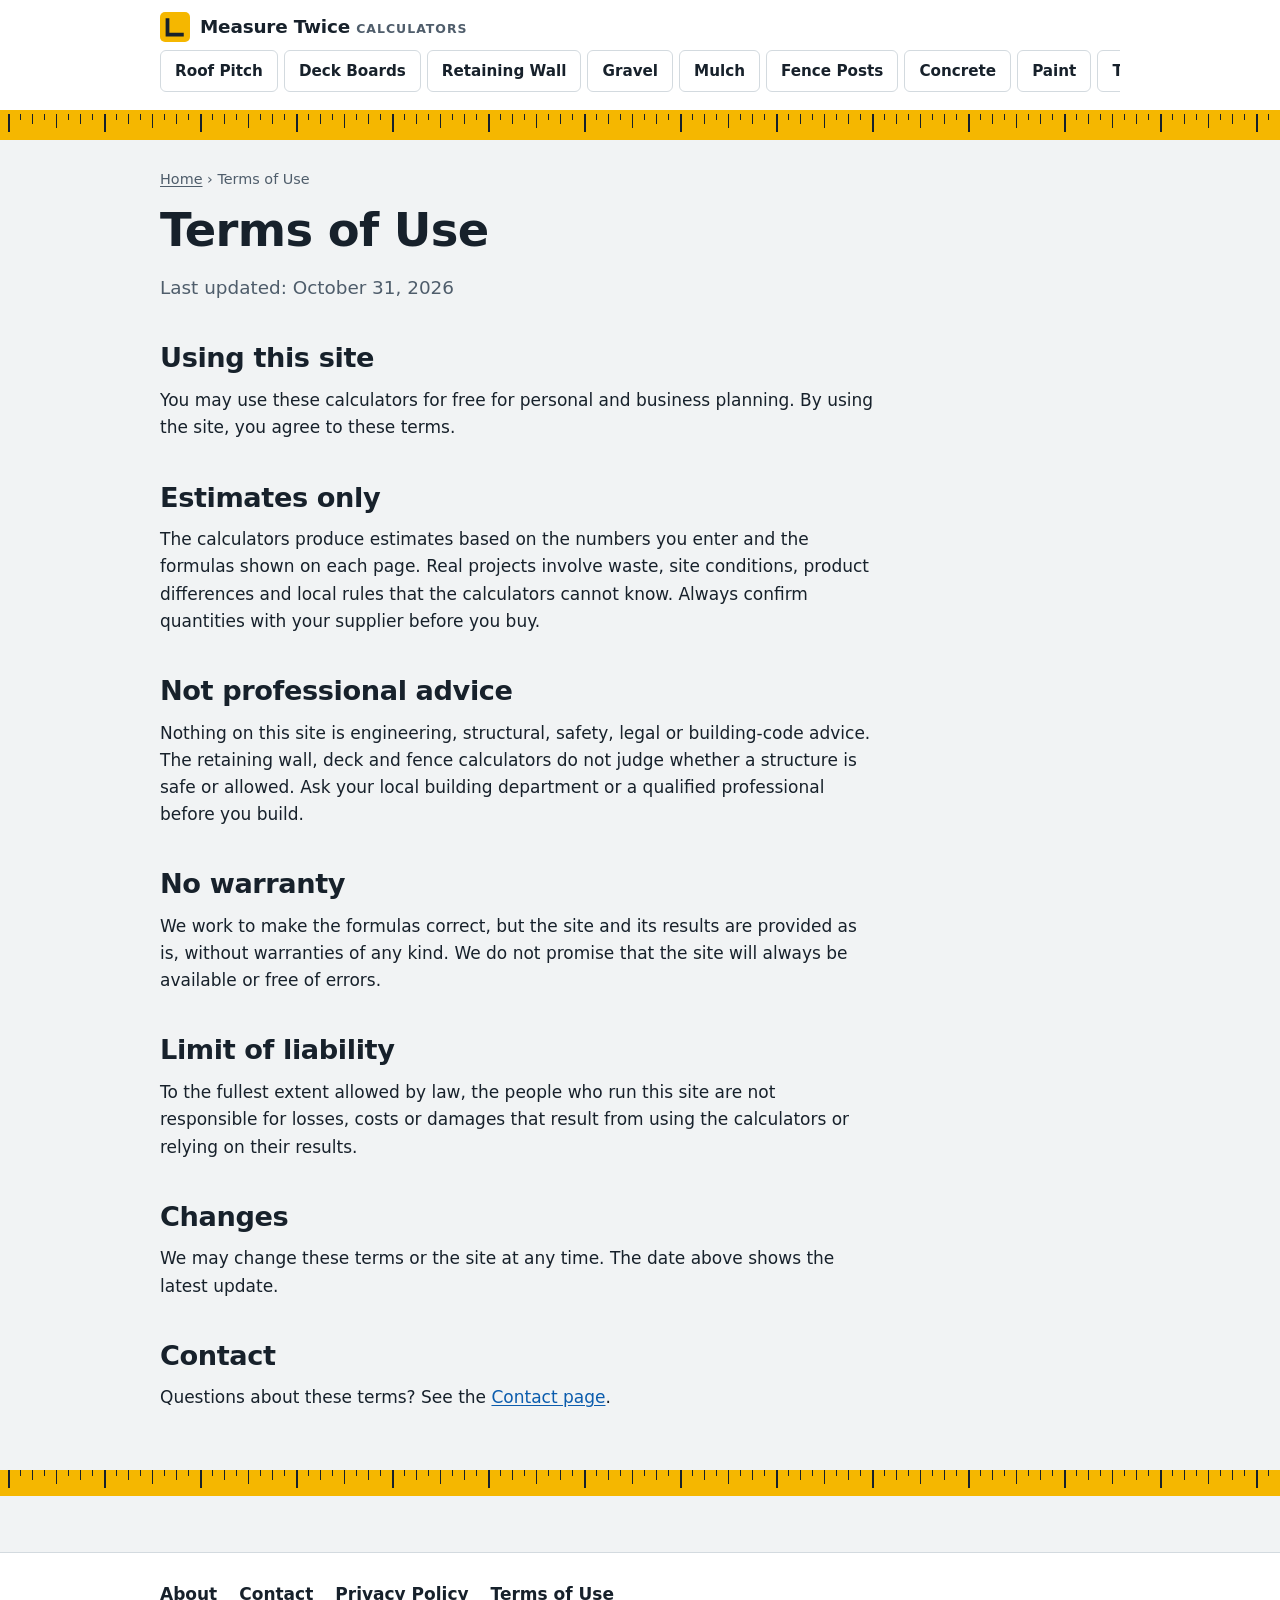
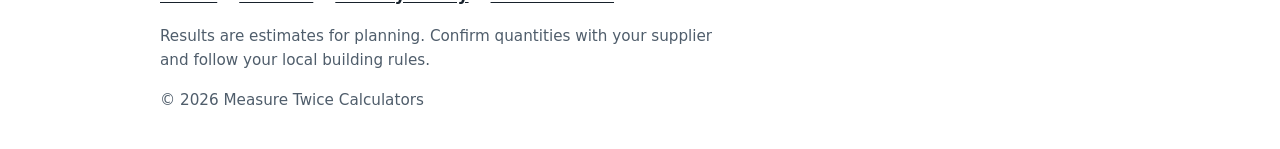
<file: terms.html>
<!DOCTYPE html>
<html lang="en-US">
<head>
<meta charset="utf-8">
<meta name="viewport" content="width=device-width, initial-scale=1">
<title>Terms of Use | Measure Twice Calculators</title>
<meta name="description" content="Terms of use for Measure Twice Calculators: the calculators give estimates only and are not professional, engineering or legal advice.">
<link rel="canonical" href="https://prabaly696-eng.github.io/measure-twice/terms.html">
<meta name="theme-color" content="#F5B700">
<meta property="og:type" content="website">
<meta property="og:site_name" content="Measure Twice">
<meta property="og:title" content="Terms of Use | Measure Twice Calculators">
<meta property="og:description" content="Terms of use for Measure Twice Calculators: the calculators give estimates only and are not professional, engineering or legal advice.">
<meta property="og:url" content="https://prabaly696-eng.github.io/measure-twice/terms.html">
<meta name="twitter:card" content="summary">
<script type="application/ld+json">{"@context":"https://schema.org","@type":"BreadcrumbList","itemListElement":[{"@type":"ListItem","position":1,"name":"Measure Twice","item":"https://prabaly696-eng.github.io/measure-twice/"},{"@type":"ListItem","position":2,"name":"Terms of Use | Measure Twice Calculators","item":"https://prabaly696-eng.github.io/measure-twice/terms.html"}]}</script>

<link rel="icon" href="favicon.svg" type="image/svg+xml">
<link rel="stylesheet" href="style.css">
<!-- PLACEHOLDER (Google Search Console): after Google gives you a verification meta tag, paste it on the next line in index.html only. -->
<!-- PLACEHOLDER (Google AdSense): only after Google approves this site, paste the AdSense script here. Do not add ad code before approval. -->
</head>
<body>
<a class="skip" href="#main">Skip to content</a>
<header class="site-header">
  <div class="wrap header-inner">
    <a class="brand" href="index.html"><svg class="brand-mark" viewBox="0 0 24 24" aria-hidden="true"><rect width="24" height="24" rx="4" fill="#F5B700"/><path d="M6 5v13h13" fill="none" stroke="#17212B" stroke-width="3"/></svg><span>Measure Twice <small>Calculators</small></span></a>
    <nav aria-label="Calculators"><ul><li><a href="roof-pitch-calculator.html">Roof Pitch</a></li><li><a href="deck-material-calculator.html">Deck Boards</a></li><li><a href="retaining-wall-calculator.html">Retaining Wall</a></li><li><a href="gravel-calculator.html">Gravel</a></li><li><a href="mulch-calculator.html">Mulch</a></li><li><a href="fence-post-calculator.html">Fence Posts</a></li><li><a href="concrete-calculator.html">Concrete</a></li><li><a href="paint-calculator.html">Paint</a></li><li><a href="flooring-tile-calculator.html">Tile and Flooring</a></li></ul></nav>
  </div>
</header>
<div class="tape" aria-hidden="true"></div>
<main id="main">
<div class="wrap">
<p class="crumbs"><a href="index.html">Home</a> &rsaquo; Terms of Use</p>
<h1>Terms of Use</h1>
<p class="lede">Last updated: October 31, 2026</p>
<div class="prose">
<h2>Using this site</h2>
<p>You may use these calculators for free for personal and business planning. By using the site, you agree to these terms.</p>
<h2>Estimates only</h2>
<p>The calculators produce estimates based on the numbers you enter and the formulas shown on each page. Real projects involve waste, site conditions, product differences and local rules that the calculators cannot know. Always confirm quantities with your supplier before you buy.</p>
<h2>Not professional advice</h2>
<p>Nothing on this site is engineering, structural, safety, legal or building-code advice. The retaining wall, deck and fence calculators do not judge whether a structure is safe or allowed. Ask your local building department or a qualified professional before you build.</p>
<h2>No warranty</h2>
<p>We work to make the formulas correct, but the site and its results are provided as is, without warranties of any kind. We do not promise that the site will always be available or free of errors.</p>
<h2>Limit of liability</h2>
<p>To the fullest extent allowed by law, the people who run this site are not responsible for losses, costs or damages that result from using the calculators or relying on their results.</p>
<h2>Changes</h2>
<p>We may change these terms or the site at any time. The date above shows the latest update.</p>
<h2>Contact</h2>
<p>Questions about these terms? See the <a href="contact.html">Contact page</a>.</p>
</div>
</div>
</main>
<div class="tape" aria-hidden="true"></div>
<footer class="site-footer">
  <div class="wrap footer-inner">
    <ul aria-label="About this site">
      <li><a href="about.html">About</a></li>
      <li><a href="contact.html">Contact</a></li>
      <li><a href="privacy.html">Privacy Policy</a></li>
      <li><a href="terms.html">Terms of Use</a></li>
    </ul>
    <p>Results are estimates for planning. Confirm quantities with your supplier and follow your local building rules.</p>
    <p>&copy; 2026 Measure Twice Calculators</p>
  </div>
</footer>

</body>
</html>
</file>
<file: style.css>
/*
  style.css
  Layout idea: a clean "workshop" look. Pencil-yellow tape-measure details, slate text, white work cards.
  Works on phones first. Light and dark themes follow the visitor's device setting.
*/
:root {
  --bg: #F1F3F4;
  --surface: #FFFFFF;
  --ink: #17212B;
  --muted: #4F5D6B;
  --line: #D3DADF;
  --accent: #F5B700;
  --accent-ink: #17212B;
  --tape-ink: #17212B;
  --link: #0B5CAD;
  --good: #1B7F4D;
  --bad: #B3261E;
  --bad-bg: #FDECEA;
  --note-bg: #FFF3C2;
  --font: system-ui, -apple-system, "Segoe UI", Roboto, "Helvetica Neue", Arial, sans-serif;
  --radius: 8px;
}
@media (prefers-color-scheme: dark) {
  :root {
    --bg: #11171D;
    --surface: #1A232C;
    --ink: #ECF0F3;
    --muted: #A9B6C2;
    --line: #2D3A46;
    --link: #82BBF5;
    --good: #6FD39A;
    --bad: #FF9A92;
    --bad-bg: #3A1D1B;
    --note-bg: #2F2A14;
    color-scheme: dark;
  }
}

* { box-sizing: border-box; }
html { -webkit-text-size-adjust: 100%; }
body {
  margin: 0;
  background: var(--bg);
  color: var(--ink);
  font-family: var(--font);
  font-size: 1.0625rem;
  line-height: 1.6;
}
img, svg { max-width: 100%; }
a { color: var(--link); text-underline-offset: 2px; }
a:focus-visible, button:focus-visible, input:focus-visible, select:focus-visible, summary:focus-visible {
  outline: 3px solid var(--link);
  outline-offset: 2px;
}
.skip {
  position: absolute; left: 8px; top: -60px;
  background: var(--accent); color: var(--accent-ink);
  padding: 10px 14px; border-radius: var(--radius); font-weight: 700; z-index: 10;
}
.skip:focus { top: 8px; }

.wrap {
  width: 100%;
  max-width: 62rem;
  margin: 0 auto;
  padding-left: max(16px, env(safe-area-inset-left, 0px));
  padding-right: max(16px, env(safe-area-inset-right, 0px));
}

/* ---------- Header and footer ---------- */
.site-header { background: var(--surface); border-bottom: 4px solid var(--accent); }
.header-inner { display: flex; flex-wrap: wrap; align-items: center; justify-content: space-between; gap: 6px 24px; padding-block: 12px 8px; }
.brand { display: inline-flex; align-items: center; gap: 10px; color: var(--ink); text-decoration: none; font-weight: 800; font-size: 1.15rem; letter-spacing: -0.01em; }
.brand small { font-weight: 600; color: var(--muted); font-size: 0.78rem; letter-spacing: 0.08em; text-transform: uppercase; }
.brand-mark { width: 30px; height: 30px; flex: none; }
.site-header nav { flex: 1 1 100%; min-width: 0; }
.site-header nav ul {
  list-style: none; margin: 0; padding: 2px 0 6px;
  display: flex; gap: 6px;
  overflow-x: auto; scroll-snap-type: x proximity; scrollbar-width: thin;
  -webkit-overflow-scrolling: touch;
}
.site-header nav li { flex: none; scroll-snap-align: start; }
.site-header nav a {
  display: block; white-space: nowrap; padding: 8px 14px; min-height: 40px;
  border: 1.5px solid var(--line); border-radius: 6px;
  color: var(--ink); text-decoration: none; font-size: 0.95rem; font-weight: 700;
}
.site-header nav a:hover { border-color: var(--ink); }
.site-header nav a[aria-current="page"] { background: var(--accent); border-color: var(--accent); color: var(--accent-ink); }
@media (min-width: 64rem) {
  .site-header nav { flex: 0 1 auto; }
  .header-inner { padding-block: 12px; }
}

/* The tape-measure strip: inch, half-inch, quarter-inch and eighth-inch ticks. */
.tape {
  height: 26px;
  background-color: var(--accent);
  background-image:
    linear-gradient(90deg, var(--tape-ink) 2px, transparent 2px),
    linear-gradient(90deg, var(--tape-ink) 1.5px, transparent 1.5px),
    linear-gradient(90deg, var(--tape-ink) 1px, transparent 1px),
    linear-gradient(90deg, var(--tape-ink) 1px, transparent 1px);
  background-size: 96px 18px, 48px 14px, 24px 10px, 12px 6px;
  background-repeat: repeat-x;
  background-position: 8px 0;
}

.site-footer { background: var(--surface); border-top: 1px solid var(--line); margin-top: 56px; }
.footer-inner { padding-block: 28px 36px; display: grid; gap: 16px; }
.site-footer ul { list-style: none; margin: 0; padding: 0; display: flex; flex-wrap: wrap; gap: 6px 22px; }
.site-footer a { color: var(--ink); font-weight: 600; }
.site-footer p { margin: 0; color: var(--muted); font-size: 0.95rem; max-width: 60ch; }

/* ---------- Typography ---------- */
main { padding-block: 28px 44px; }
h1, h2, h3 { line-height: 1.2; letter-spacing: -0.015em; text-wrap: balance; margin: 0; }
h1 { font-size: clamp(1.9rem, 6vw, 2.9rem); font-weight: 800; }
h2 { font-size: clamp(1.35rem, 3.6vw, 1.7rem); font-weight: 800; margin-top: 40px; margin-bottom: 12px; }
h3 { font-size: 1.1rem; font-weight: 700; margin-top: 22px; margin-bottom: 6px; }
p { margin: 0 0 14px; }
.lede { font-size: 1.15rem; color: var(--muted); max-width: 60ch; margin-top: 14px; }
.crumbs { font-size: 0.9rem; color: var(--muted); margin: 0 0 12px; }
.crumbs a { color: var(--muted); }
.prose { max-width: 66ch; }
.prose ul, .prose ol { padding-left: 1.3rem; margin: 0 0 14px; }
.prose li { margin-bottom: 6px; }
code, .formula {
  font-family: ui-monospace, SFMono-Regular, Menlo, Consolas, monospace;
  font-size: 0.95em;
}
.formula {
  display: block;
  background: var(--surface);
  border: 1px solid var(--line);
  border-left: 4px solid var(--accent);
  padding: 10px 14px;
  margin: 8px 0;
  overflow-x: auto;
  border-radius: 0 var(--radius) var(--radius) 0;
}

/* ---------- Home page ---------- */
.hero { padding-block: 4px 8px; }
.hero h1 { max-width: 18ch; }
.facts { list-style: none; margin: 18px 0 0; padding: 0; display: flex; flex-wrap: wrap; gap: 6px 22px; font-weight: 700; font-size: 0.97rem; }
.facts li::before { content: "\2713"; color: var(--good); margin-right: 8px; font-weight: 800; }
.hero-tape { display: block; width: 100%; height: 40px; margin-top: 26px; border-radius: 3px; }
.cards { display: grid; grid-template-columns: repeat(auto-fit, minmax(17.5rem, 1fr)); gap: 14px; margin-top: 22px; padding: 0; list-style: none; }
.card {
  display: grid; grid-template-columns: 56px minmax(0, 1fr); column-gap: 16px; row-gap: 2px; align-content: start;
  height: 100%;
  background: var(--surface); border: 1px solid var(--line); border-radius: var(--radius);
  padding: 18px; text-decoration: none; color: var(--ink);
}
.card:hover { border-color: var(--ink); }
.card:focus-visible { outline-offset: 3px; }
.card .icon { grid-row: 1 / span 4; width: 56px; height: 56px; background: var(--accent); color: var(--accent-ink); border-radius: 6px; display: grid; place-items: center; }
.card .icon svg { width: 36px; height: 36px; }
.card h2 { margin: 0; font-size: 1.15rem; }
.card p { margin: 0; color: var(--muted); font-size: 0.97rem; line-height: 1.45; }
.card .gives { font-size: 0.85rem; font-weight: 700; color: var(--ink); margin-top: 6px; }
.card .go { font-weight: 700; color: var(--link); margin-top: 6px; }
.note-box {
  background: var(--note-bg); border: 1px solid var(--line); border-radius: var(--radius);
  padding: 14px 16px; margin: 28px 0 0; max-width: 66ch;
}
.note-box p:last-child { margin-bottom: 0; }

/* ---------- Calculator ---------- */
.calc-grid { display: grid; gap: 18px; margin-top: 24px; }
@media (min-width: 52rem) {
  .calc-grid { grid-template-columns: minmax(0, 1fr) minmax(0, 1fr); align-items: start; }
  .result-panel { position: sticky; top: 16px; }
}
.panel { background: var(--surface); border: 1px solid var(--line); border-radius: var(--radius); padding: 20px 18px; min-width: 0; }
.panel-title { margin: 0 0 14px; font-size: 0.85rem; text-transform: uppercase; letter-spacing: 0.1em; color: var(--muted); font-weight: 700; }
form { display: grid; gap: 16px; }
.fields { display: grid; grid-template-columns: repeat(auto-fit, minmax(15rem, 1fr)); gap: 16px 18px; }
.field { display: grid; gap: 6px; min-width: 0; align-content: start; }
label { font-weight: 700; }
.input-row { display: flex; gap: 8px; }
input[type="text"], select {
  font: inherit; color: var(--ink); background: var(--bg);
  border: 1.5px solid var(--line); border-radius: 6px;
  padding: 11px 12px; min-height: 48px; min-width: 0; width: 100%;
}
input[type="text"]:focus, select:focus { border-color: var(--ink); }
.input-row input { flex: 1 1 auto; }
.input-row select { flex: 0 0 5.5rem; width: 5.5rem; }
input[aria-invalid="true"] { border-color: var(--bad); background: var(--bad-bg); }
.hint { margin: 0; font-size: 0.9rem; color: var(--muted); }
.buttons { display: flex; flex-wrap: wrap; gap: 10px; margin-top: 4px; }
.btn { font: inherit; font-weight: 800; border-radius: 6px; padding: 12px 22px; min-height: 48px; cursor: pointer; border: 2px solid var(--ink); }
.btn-primary { background: var(--accent); color: var(--accent-ink); border-color: var(--accent); flex: 1 1 10rem; }
.btn-primary:hover { filter: brightness(0.95); }
.btn-secondary { background: transparent; color: var(--ink); }
.btn-secondary:hover { background: var(--bg); }

.errors { background: var(--bad-bg); border: 1px solid var(--bad); border-radius: 6px; padding: 12px 14px; margin-bottom: 14px; }
.errors-title { margin: 0 0 6px; font-weight: 800; color: var(--bad); }
.errors ul { margin: 0; padding-left: 1.2rem; }
.errors a { color: var(--ink); }
.empty { color: var(--muted); margin: 0; }
.headline { background: var(--note-bg); border-radius: 6px; padding: 14px 16px; margin-bottom: 6px; }
.headline-label { margin: 0; color: var(--muted); font-size: 0.85rem; font-weight: 700; text-transform: uppercase; letter-spacing: 0.08em; }
.headline-value { margin: 2px 0 0; font-size: clamp(2.3rem, 9vw, 3.2rem); font-weight: 800; line-height: 1.1; font-variant-numeric: tabular-nums; letter-spacing: -0.02em; }
.headline-unit { font-size: 1.1rem; font-weight: 700; color: var(--muted); letter-spacing: 0; }
.headline-sub { margin: 6px 0 0; color: var(--muted); font-size: 0.97rem; }
.rows { margin: 0; }
.rows div { display: flex; justify-content: space-between; gap: 16px; padding: 10px 0; border-bottom: 1px solid var(--line); }
.rows dt { color: var(--muted); min-width: 0; }
.rows dd { margin: 0; font-weight: 700; text-align: right; font-variant-numeric: tabular-nums; min-width: 0; overflow-wrap: anywhere; }
.result-notes { margin: 14px 0 0; padding-left: 1.2rem; color: var(--muted); font-size: 0.95rem; }
.result-notes li { margin-bottom: 6px; }
.copy-row { display: flex; align-items: center; gap: 12px; margin: 14px 0 0; }
.btn-link { font: inherit; font-weight: 700; color: var(--link); background: none; border: 1.5px solid var(--line); border-radius: 6px; padding: 8px 14px; min-height: 40px; cursor: pointer; }
.btn-link:hover { border-color: var(--ink); }
.copy-status { color: var(--muted); font-size: 0.9rem; }

/* Roof pitch drawing */
.diagram { margin: 14px 0 4px; }
.diagram svg { display: block; width: 100%; max-width: 20rem; height: auto; }
.dg-fill { fill: var(--accent); fill-opacity: 0.45; }
.dg-line { fill: none; stroke: var(--ink); stroke-width: 2; stroke-linejoin: round; }
.dg-arc { fill: none; stroke: var(--ink); stroke-width: 1.5; }
.dg-text { fill: var(--ink); font: 700 12px var(--font); }

/* ---------- Content blocks ---------- */
.table-wrap { overflow-x: auto; margin: 8px 0 14px; }
table { border-collapse: collapse; width: 100%; background: var(--surface); font-variant-numeric: tabular-nums; }
th, td { border: 1px solid var(--line); padding: 8px 12px; text-align: left; }
th { background: var(--bg); font-size: 0.9rem; }
.related { list-style: none; padding: 0; margin: 8px 0 0; display: flex; flex-wrap: wrap; gap: 10px; }
.related a { display: inline-block; padding: 10px 14px; border: 1.5px solid var(--line); border-radius: 6px; background: var(--surface); color: var(--ink); font-weight: 700; text-decoration: none; }
.related a:hover { border-color: var(--ink); }
.placeholder { background: var(--note-bg); border: 1px dashed var(--ink); padding: 2px 6px; border-radius: 4px; }
.faq h3 { margin-top: 20px; }

@media (prefers-reduced-motion: reduce) {
  * { scroll-behavior: auto !important; transition: none !important; animation: none !important; }
}

/* ---------- Upgrade: units switch, diagrams, home polish ---------- */
.units { display: inline-flex; border: 2px solid var(--ink); border-radius: 6px; overflow: hidden; margin: 0 0 16px; max-width: 100%; }
.units button {
  font: inherit; font-weight: 700; min-height: 44px; padding: 0 18px; border: 0; cursor: pointer;
  background: var(--surface); color: var(--ink);
}
.units button + button { border-left: 2px solid var(--ink); }
.units button[aria-pressed="true"] { background: var(--accent); color: var(--accent-ink); }
.dg-post { fill: var(--accent); stroke: var(--ink); stroke-width: 1.5; }
.dg-grid { stroke: var(--line); stroke-width: 1; fill: none; }
.hero {
  background-image:
    linear-gradient(var(--line) 1px, transparent 1px),
    linear-gradient(90deg, var(--line) 1px, transparent 1px);
  background-size: 28px 28px; background-position: -1px -1px;
  border-radius: var(--radius); padding: 22px 16px 8px;
}
.card { transition: transform .15s ease, border-color .15s ease; }
.card:hover { transform: translateY(-2px); }
@media (prefers-reduced-motion: reduce) { .card { transition: none; } .card:hover { transform: none; } }
.tips ul { padding-left: 1.2rem; }
</file>
